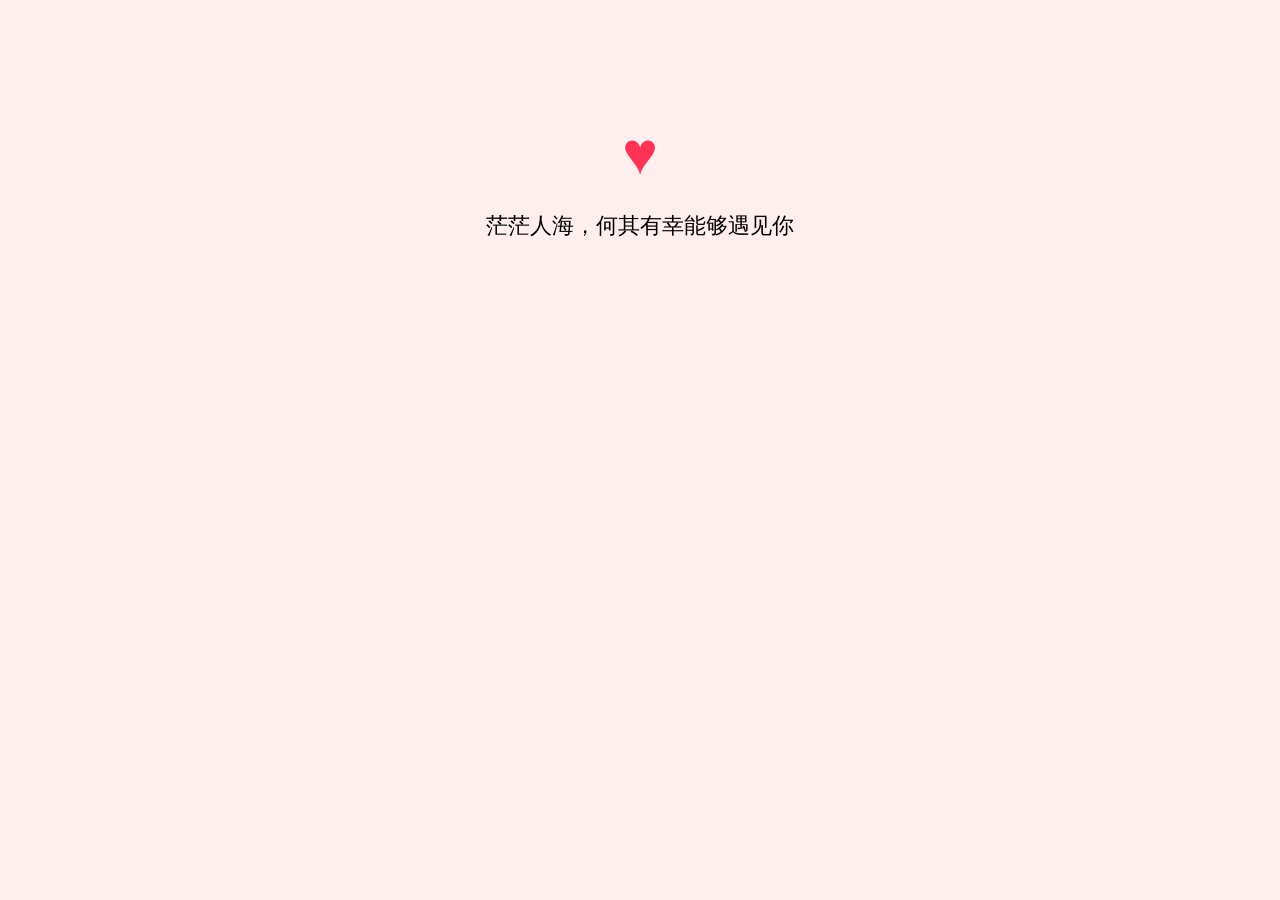
<file: love.html>
<!DOCTYPE html>
<html lang="zh-CN">
<head>
<meta charset="UTF-8">
<title>给你的表白</title>
<style>
body{background:#ffeeee;font-family:"微软雅黑";text-align:center;margin-top:120px;font-size:22px}
.heart{color:#ff3355;font-size:60px}
</style>
</head>
<body>
<div class="heart">♥</div>
<p id="box"></p >
<script>
const arr = [
"茫茫人海，何其有幸能够遇见你",
"无数瞬间，我都会下意识想起你",
"和你相处，我总是觉得很快乐",
"经过认真思考，我确定我喜欢你",
"我想不止做朋友",
"你愿意做我的恋人吗？"
];
let i = 0;
function show(){
    if(i < arr.length){
        document.getElementById("box").innerText = arr[i];
        i++;
        setTimeout(show,1800);
    }else{
        document.body.innerHTML += "<br><div class='heart'>I LOVE YOU</div>"
    }
}
show();
</script>
</body>
</html>
</file>
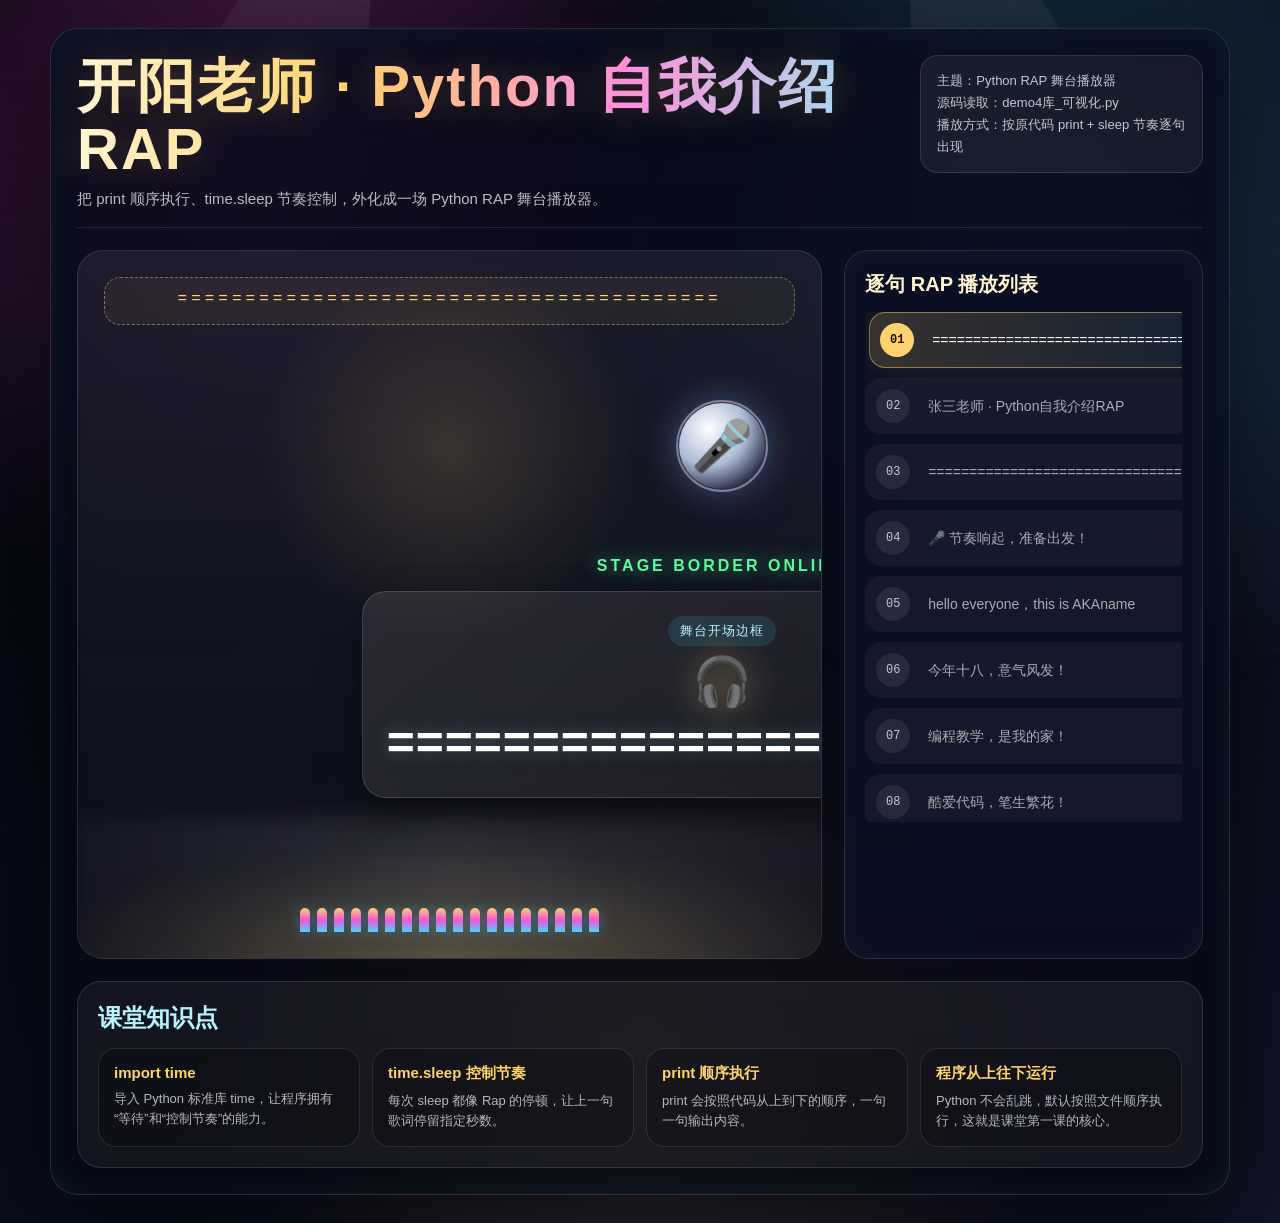
<file: RAP舞台_HTML外化展示.html>
<!DOCTYPE html>
<html lang="zh-CN">
<head>
<meta charset="UTF-8">
<title>开阳老师 · Python 自我介绍 RAP</title>
<meta name="viewport" content="width=device-width, initial-scale=1.0">
<style>
* {
    box-sizing: border-box;
}

:root {
    --gold: #ffd36a;
    --hot: #ff4fd8;
    --blue: #45d7ff;
    --green: #57ff9a;
    --dark: #060711;
    --panel: rgba(13, 16, 38, 0.82);
}

body {
    margin: 0;
    min-height: 100vh;
    overflow-x: hidden;
    color: #ffffff;
    font-family: "Microsoft YaHei", "PingFang SC", "Segoe UI", Arial, sans-serif;
    background:
        radial-gradient(circle at 20% 12%, rgba(255, 79, 216, 0.28), transparent 32%),
        radial-gradient(circle at 82% 18%, rgba(69, 215, 255, 0.22), transparent 34%),
        radial-gradient(circle at 50% 85%, rgba(255, 211, 106, 0.16), transparent 35%),
        linear-gradient(145deg, #02030a 0%, #080b18 42%, #111327 100%);
}

.stage-page {
    position: relative;
    min-height: 100vh;
    padding: 28px;
    overflow: hidden;
}

.noise {
    pointer-events: none;
    position: fixed;
    inset: 0;
    opacity: 0.08;
    background-image:
        linear-gradient(rgba(255,255,255,0.12) 1px, transparent 1px),
        linear-gradient(90deg, rgba(255,255,255,0.08) 1px, transparent 1px);
    background-size: 36px 36px;
    mix-blend-mode: screen;
}

.spotlight {
    position: fixed;
    top: -12%;
    width: 34vw;
    height: 75vh;
    opacity: 0.36;
    filter: blur(12px);
    transform-origin: top center;
    background: linear-gradient(to bottom, rgba(255,255,255,0.28), rgba(255,255,255,0.04), transparent);
    clip-path: polygon(43% 0%, 57% 0%, 100% 100%, 0% 100%);
    animation: swing 4s ease-in-out infinite alternate;
}

.spotlight.left {
    left: 10%;
    transform: rotate(18deg);
}

.spotlight.right {
    right: 10%;
    transform: rotate(-18deg);
    animation-delay: -1.5s;
}

@keyframes swing {
    from { opacity: 0.16; transform: rotate(12deg); }
    to { opacity: 0.44; transform: rotate(-10deg); }
}

.stage-shell {
    position: relative;
    z-index: 2;
    max-width: 1180px;
    margin: 0 auto;
    border: 1px solid rgba(255,255,255,0.14);
    border-radius: 28px;
    padding: 26px;
    background: linear-gradient(180deg, rgba(8,10,28,0.88), rgba(5,6,14,0.72));
    box-shadow:
        0 28px 90px rgba(0,0,0,0.62),
        inset 0 0 42px rgba(69,215,255,0.08);
    backdrop-filter: blur(14px);
}

.stage-header {
    display: flex;
    align-items: flex-start;
    justify-content: space-between;
    gap: 18px;
    padding-bottom: 18px;
    border-bottom: 1px solid rgba(255,255,255,0.11);
}

.title-wrap h1 {
    margin: 0;
    font-size: clamp(30px, 5vw, 58px);
    letter-spacing: 2px;
    line-height: 1.08;
    background: linear-gradient(90deg, #fff8d8, var(--gold), #ff8be7, #8cecff);
    -webkit-background-clip: text;
    color: transparent;
    text-shadow: 0 0 38px rgba(255, 211, 106, 0.26);
}

.title-wrap p {
    margin: 10px 0 0;
    color: rgba(255,255,255,0.72);
    font-size: 15px;
}

.meta-card {
    min-width: 240px;
    padding: 14px 16px;
    border-radius: 18px;
    background: rgba(255,255,255,0.06);
    border: 1px solid rgba(255,255,255,0.12);
    color: rgba(255,255,255,0.76);
    font-size: 13px;
    line-height: 1.7;
}

.main-grid {
    display: grid;
    grid-template-columns: minmax(0, 1.35fr) minmax(300px, 0.65fr);
    gap: 22px;
    margin-top: 22px;
}

.performance-panel {
    position: relative;
    min-height: 560px;
    padding: 26px;
    border-radius: 26px;
    overflow: hidden;
    background:
        radial-gradient(circle at 50% 28%, rgba(255, 211, 106, 0.15), transparent 30%),
        linear-gradient(180deg, rgba(255,255,255,0.07), rgba(255,255,255,0.025));
    border: 1px solid rgba(255,255,255,0.12);
}

.performance-panel::before {
    content: "";
    position: absolute;
    left: -18%;
    right: -18%;
    bottom: -22%;
    height: 42%;
    background:
        radial-gradient(ellipse at center, rgba(255, 211, 106, 0.22), transparent 58%),
        linear-gradient(90deg, transparent, rgba(255,255,255,0.12), transparent);
    filter: blur(10px);
}

.stage-border {
    position: relative;
    z-index: 2;
    min-height: 48px;
    padding: 12px 14px;
    border-radius: 16px;
    border: 1px dashed rgba(255,211,106,0.45);
    color: var(--gold);
    text-align: center;
    letter-spacing: 4px;
    font-family: Consolas, Monaco, monospace;
    background: rgba(255,211,106,0.06);
}

.rap-center {
    position: relative;
    z-index: 2;
    display: grid;
    place-items: center;
    min-height: 335px;
    padding: 26px 12px;
}

.mic-wrap {
    position: relative;
    width: 190px;
    height: 190px;
    display: grid;
    place-items: center;
    margin-bottom: 16px;
}

.wave {
    position: absolute;
    width: 92px;
    height: 92px;
    border-radius: 999px;
    border: 2px solid rgba(69,215,255,0.28);
    animation: wavePulse 1.8s linear infinite;
}

.wave.w2 {
    animation-delay: 0.6s;
    border-color: rgba(255,79,216,0.28);
}

.wave.w3 {
    animation-delay: 1.2s;
    border-color: rgba(255,211,106,0.28);
}

@keyframes wavePulse {
    from { transform: scale(0.55); opacity: 0.95; }
    to { transform: scale(2.18); opacity: 0; }
}

.microphone {
    position: relative;
    z-index: 2;
    width: 86px;
    height: 86px;
    border-radius: 50%;
    display: grid;
    place-items: center;
    font-size: 50px;
    background: radial-gradient(circle at 35% 30%, #ffffff, #adbbd8 45%, #30364f 76%);
    box-shadow:
        0 0 35px rgba(69,215,255,0.34),
        0 0 60px rgba(255,79,216,0.18);
    animation: micBounce 1.25s ease-in-out infinite alternate;
}

@keyframes micBounce {
    from { transform: translateY(0) rotate(-4deg); }
    to { transform: translateY(-10px) rotate(5deg); }
}

.beat-status {
    text-align: center;
    font-weight: 800;
    letter-spacing: 3px;
    color: var(--green);
    text-shadow: 0 0 18px rgba(87,255,154,0.65);
    margin-bottom: 16px;
}

.current-card {
    width: min(720px, 100%);
    min-height: 158px;
    padding: 24px;
    border-radius: 24px;
    text-align: center;
    background:
        linear-gradient(135deg, rgba(255,255,255,0.12), rgba(255,255,255,0.04)),
        rgba(0,0,0,0.24);
    border: 1px solid rgba(255,255,255,0.15);
    box-shadow: 0 18px 42px rgba(0,0,0,0.34);
}

.current-label {
    display: inline-flex;
    align-items: center;
    gap: 8px;
    margin-bottom: 12px;
    padding: 6px 12px;
    border-radius: 999px;
    background: rgba(69,215,255,0.12);
    color: #b8f2ff;
    font-size: 13px;
    letter-spacing: 1px;
}

.current-emoji {
    font-size: 48px;
    line-height: 1;
    margin-bottom: 8px;
    filter: drop-shadow(0 0 18px rgba(255,211,106,0.45));
}

.current-lyric {
    font-size: clamp(26px, 4.8vw, 48px);
    font-weight: 900;
    line-height: 1.22;
    letter-spacing: 1px;
    text-shadow:
        0 0 18px rgba(255,255,255,0.16),
        0 0 26px rgba(69,215,255,0.20);
}

.current-lyric.rap {
    color: #ffffff;
}

.current-lyric.intro {
    color: var(--green);
    animation: glowIntro 0.9s ease-in-out infinite alternate;
}

.current-lyric.finale {
    color: #fff1a8;
    animation: finaleGlow 0.8s ease-in-out infinite alternate;
}

@keyframes glowIntro {
    from { text-shadow: 0 0 12px rgba(87,255,154,0.5); }
    to { text-shadow: 0 0 35px rgba(87,255,154,0.95), 0 0 60px rgba(69,215,255,0.35); }
}

@keyframes finaleGlow {
    from { text-shadow: 0 0 12px rgba(255,211,106,0.55); transform: scale(1); }
    to { text-shadow: 0 0 34px rgba(255,211,106,0.95), 0 0 70px rgba(255,79,216,0.38); transform: scale(1.025); }
}

.beat-bars {
    position: relative;
    z-index: 2;
    height: 92px;
    display: flex;
    align-items: end;
    justify-content: center;
    gap: 7px;
    margin-top: 16px;
}

.beat-bars span {
    width: 10px;
    height: 24px;
    border-radius: 999px 999px 2px 2px;
    background: linear-gradient(to top, var(--blue), var(--hot), var(--gold));
    box-shadow: 0 0 16px rgba(69,215,255,0.35);
    animation: beat 0.75s ease-in-out infinite alternate;
}

.beat-bars span:nth-child(2n) {
    animation-delay: 0.16s;
}

.beat-bars span:nth-child(3n) {
    animation-delay: 0.32s;
}

.beat-bars span:nth-child(4n) {
    animation-delay: 0.48s;
}

@keyframes beat {
    from { height: 18px; opacity: 0.58; }
    to { height: 86px; opacity: 1; }
}

.timeline-panel {
    padding: 20px;
    border-radius: 24px;
    background: var(--panel);
    border: 1px solid rgba(255,255,255,0.12);
    box-shadow: inset 0 0 28px rgba(255,255,255,0.04);
}

.timeline-panel h2 {
    margin: 0 0 14px;
    font-size: 20px;
    color: #fff4cf;
}

.timeline {
    display: grid;
    gap: 10px;
    max-height: 510px;
    overflow: auto;
    padding-right: 6px;
}

.timeline::-webkit-scrollbar {
    width: 6px;
}

.timeline::-webkit-scrollbar-thumb {
    background: rgba(255,255,255,0.2);
    border-radius: 999px;
}

.line-item {
    display: grid;
    grid-template-columns: 42px 1fr;
    gap: 10px;
    align-items: center;
    padding: 10px;
    border-radius: 16px;
    color: rgba(255,255,255,0.64);
    background: rgba(255,255,255,0.045);
    border: 1px solid transparent;
    transition: 0.25s ease;
}

.line-num {
    width: 34px;
    height: 34px;
    border-radius: 50%;
    display: grid;
    place-items: center;
    color: rgba(255,255,255,0.75);
    background: rgba(255,255,255,0.08);
    font-size: 12px;
    font-family: Consolas, Monaco, monospace;
}

.line-text {
    font-size: 14px;
    line-height: 1.45;
}

.line-item.active {
    color: #ffffff;
    transform: translateX(4px);
    border-color: rgba(255,211,106,0.48);
    background: linear-gradient(90deg, rgba(255,211,106,0.18), rgba(69,215,255,0.08));
    box-shadow: 0 0 28px rgba(255,211,106,0.12);
}

.line-item.active .line-num {
    background: var(--gold);
    color: #191000;
    font-weight: 900;
}

.knowledge {
    position: relative;
    z-index: 2;
    margin-top: 22px;
    padding: 20px;
    border-radius: 24px;
    background: rgba(255,255,255,0.055);
    border: 1px solid rgba(255,255,255,0.12);
}

.knowledge h2 {
    margin: 0 0 14px;
    color: #b8f2ff;
}

.knowledge-grid {
    display: grid;
    grid-template-columns: repeat(4, minmax(0, 1fr));
    gap: 12px;
}

.knowledge-card {
    min-height: 98px;
    padding: 15px;
    border-radius: 18px;
    background: rgba(0,0,0,0.22);
    border: 1px solid rgba(255,255,255,0.11);
}

.knowledge-card strong {
    display: block;
    color: var(--gold);
    margin-bottom: 8px;
    font-size: 15px;
}

.knowledge-card span {
    color: rgba(255,255,255,0.70);
    font-size: 13px;
    line-height: 1.55;
}

.confetti-layer {
    pointer-events: none;
    position: fixed;
    inset: 0;
    z-index: 5;
    overflow: hidden;
}

.confetti {
    position: absolute;
    top: -20px;
    width: 10px;
    height: 18px;
    border-radius: 3px;
    background: var(--gold);
    animation: confettiDrop 3.2s linear forwards;
}

@keyframes confettiDrop {
    to {
        transform: translateY(110vh) rotate(720deg);
        opacity: 0;
    }
}

.star {
    position: absolute;
    width: 3px;
    height: 3px;
    border-radius: 50%;
    background: #ffffff;
    box-shadow: 0 0 12px #ffffff;
    animation: twinkle 1.3s ease-in-out infinite alternate;
}

@keyframes twinkle {
    from { opacity: 0.2; transform: scale(0.8); }
    to { opacity: 1; transform: scale(1.6); }
}

@media (max-width: 920px) {
    .main-grid {
        grid-template-columns: 1fr;
    }

    .stage-header {
        flex-direction: column;
    }

    .meta-card {
        width: 100%;
    }

    .knowledge-grid {
        grid-template-columns: 1fr 1fr;
    }
}

@media (max-width: 560px) {
    .stage-page {
        padding: 14px;
    }

    .stage-shell {
        padding: 16px;
        border-radius: 20px;
    }

    .performance-panel {
        padding: 16px;
        min-height: 520px;
    }

    .knowledge-grid {
        grid-template-columns: 1fr;
    }
}
</style>
</head>
<body>
<div class="stage-page">
    <div class="noise"></div>
    <div class="spotlight left"></div>
    <div class="spotlight right"></div>
    <div class="confetti-layer" id="confettiLayer"></div>

    <main class="stage-shell">
        <header class="stage-header">
            <div class="title-wrap">
                <h1>开阳老师 · Python 自我介绍 RAP</h1>
                <p>把 print 顺序执行、time.sleep 节奏控制，外化成一场 Python RAP 舞台播放器。</p>
            </div>
            <div class="meta-card">
                <div>主题：Python RAP 舞台播放器</div>
                <div>源码读取：<span id="sourceFile"></span></div>
                <div>播放方式：按原代码 print + sleep 节奏逐句出现</div>
            </div>
        </header>

        <section class="main-grid">
            <section class="performance-panel">
                <div class="stage-border" id="stageBorder">========================================</div>

                <div class="rap-center">
                    <div class="mic-wrap">
                        <div class="wave"></div>
                        <div class="wave w2"></div>
                        <div class="wave w3"></div>
                        <div class="microphone">🎤</div>
                    </div>

                    <div class="beat-status" id="beatStatus">BEAT READY</div>

                    <div class="current-card">
                        <div class="current-label" id="currentLabel">等待舞台启动</div>
                        <div class="current-emoji" id="currentEmoji">🎧</div>
                        <div class="current-lyric" id="currentLyric">Python RAP 即将开始</div>
                    </div>
                </div>

                <div class="beat-bars" aria-hidden="true">
                    <span></span><span></span><span></span><span></span><span></span>
                    <span></span><span></span><span></span><span></span><span></span>
                    <span></span><span></span><span></span><span></span><span></span>
                    <span></span><span></span><span></span>
                </div>
            </section>

            <aside class="timeline-panel">
                <h2>逐句 RAP 播放列表</h2>
                <div class="timeline" id="timeline"></div>
            </aside>
        </section>

        <section class="knowledge">
            <h2>课堂知识点</h2>
            <div class="knowledge-grid">
                <div class="knowledge-card">
                    <strong>import time</strong>
                    <span>导入 Python 标准库 time，让程序拥有“等待”和“控制节奏”的能力。</span>
                </div>
                <div class="knowledge-card">
                    <strong>time.sleep 控制节奏</strong>
                    <span>每次 sleep 都像 Rap 的停顿，让上一句歌词停留指定秒数。</span>
                </div>
                <div class="knowledge-card">
                    <strong>print 顺序执行</strong>
                    <span>print 会按照代码从上到下的顺序，一句一句输出内容。</span>
                </div>
                <div class="knowledge-card">
                    <strong>程序从上往下运行</strong>
                    <span>Python 不会乱跳，默认按照文件顺序执行，这就是课堂第一课的核心。</span>
                </div>
            </div>
        </section>
    </main>
</div>

<script>
const RAP_EVENTS = [{"line": 16, "text": "========================================", "sleep_seconds": 0.45, "kind": "border", "has_emoji": false}, {"line": 17, "text": "        张三老师 · Python自我介绍RAP", "sleep_seconds": 0.75, "kind": "normal", "has_emoji": false}, {"line": 18, "text": "========================================", "sleep_seconds": 1.0, "kind": "border", "has_emoji": false}, {"line": 22, "text": "🎤 节奏响起，准备出发！", "sleep_seconds": 1.0, "kind": "intro", "has_emoji": true}, {"line": 25, "text": "hello everyone，this is AKAname", "sleep_seconds": 1.0, "kind": "normal", "has_emoji": false}, {"line": 28, "text": "今年十八，意气风发！", "sleep_seconds": 1.0, "kind": "rap", "has_emoji": false}, {"line": 31, "text": "编程教学，是我的家！", "sleep_seconds": 1.0, "kind": "rap", "has_emoji": false}, {"line": 34, "text": "酷爱代码，笔生繁花！", "sleep_seconds": 1.0, "kind": "rap", "has_emoji": false}, {"line": 37, "text": "带领学员，勇闯天涯！", "sleep_seconds": 1.0, "kind": "rap", "has_emoji": false}, {"line": 40, "text": "学好Python，梦想不塌！", "sleep_seconds": 1.0, "kind": "rap", "has_emoji": false}, {"line": 43, "text": "用心授课，不负韶华！", "sleep_seconds": 1.0, "kind": "rap", "has_emoji": false}, {"line": 46, "text": "愿你前行，步步生花！", "sleep_seconds": 1.0, "kind": "rap", "has_emoji": false}, {"line": 49, "text": "编程之路，一起出发！", "sleep_seconds": 1.0, "kind": "rap", "has_emoji": false}, {"line": 53, "text": "✨ 祝所有学员：代码无错，快乐相伴！", "sleep_seconds": 0.5, "kind": "finale", "has_emoji": true}, {"line": 55, "text": "✨ Python第一课，我们正式启航！", "sleep_seconds": 1.2, "kind": "finale", "has_emoji": true}];
const SOURCE_FILE = "demo4库_可视化.py";

const timeline = document.getElementById("timeline");
const currentLyric = document.getElementById("currentLyric");
const currentEmoji = document.getElementById("currentEmoji");
const currentLabel = document.getElementById("currentLabel");
const beatStatus = document.getElementById("beatStatus");
const stageBorder = document.getElementById("stageBorder");
const sourceFile = document.getElementById("sourceFile");
const confettiLayer = document.getElementById("confettiLayer");

sourceFile.textContent = SOURCE_FILE;

function wait(ms) {
    return new Promise(resolve => setTimeout(resolve, ms));
}

function labelByKind(kind) {
    const labels = {
        border: "舞台开场边框",
        title: "标题亮相",
        intro: "开场动画",
        rap: "当前歌词高亮",
        finale: "收尾仪式",
        normal: "终端输出"
    };
    return labels[kind] || "终端输出";
}

function findEmoji(text) {
    const match = text.match(/[\u{1F300}-\u{1FAFF}\u{2600}-\u{27BF}\u{2300}-\u{23FF}]/u);
    return match ? match[0] : "";
}

function renderTimeline() {
    timeline.innerHTML = "";
    RAP_EVENTS.forEach((event, index) => {
        const item = document.createElement("div");
        item.className = "line-item";
        item.dataset.index = index;

        const num = document.createElement("div");
        num.className = "line-num";
        num.textContent = String(index + 1).padStart(2, "0");

        const text = document.createElement("div");
        text.className = "line-text";
        text.textContent = event.text || "(空输出)";

        item.appendChild(num);
        item.appendChild(text);
        timeline.appendChild(item);
    });
}

function activateTimeline(index) {
    document.querySelectorAll(".line-item").forEach(item => item.classList.remove("active"));

    const active = document.querySelector(`.line-item[data-index="${index}"]`);
    if (active) {
        active.classList.add("active");
        active.scrollIntoView({ behavior: "smooth", block: "center" });
    }
}

function createStars() {
    for (let i = 0; i < 42; i++) {
        const star = document.createElement("div");
        star.className = "star";
        star.style.left = Math.random() * 100 + "vw";
        star.style.top = Math.random() * 100 + "vh";
        star.style.animationDelay = Math.random() * 1.2 + "s";
        document.body.appendChild(star);

        setTimeout(() => {
            star.remove();
        }, 4600);
    }
}

function createConfetti() {
    const colors = ["#ffd36a", "#ff4fd8", "#45d7ff", "#57ff9a", "#ffffff"];

    for (let i = 0; i < 100; i++) {
        const piece = document.createElement("div");
        piece.className = "confetti";
        piece.style.left = Math.random() * 100 + "vw";
        piece.style.background = colors[Math.floor(Math.random() * colors.length)];
        piece.style.animationDelay = Math.random() * 1.1 + "s";
        piece.style.transform = `rotate(${Math.random() * 360}deg)`;
        confettiLayer.appendChild(piece);

        setTimeout(() => {
            piece.remove();
        }, 4600);
    }
}

function activateEvent(event, index) {
    activateTimeline(index);

    const text = event.text || "";
    const kind = event.kind || "normal";
    const emoji = event.has_emoji ? findEmoji(text) : "";

    currentLyric.textContent = text || "(空输出)";
    currentLyric.className = "current-lyric " + kind;
    currentLabel.textContent = labelByKind(kind);

    if (emoji) {
        currentEmoji.textContent = emoji;
        currentEmoji.style.display = "block";
    } else if (kind === "rap") {
        currentEmoji.textContent = "🎙️";
        currentEmoji.style.display = "block";
    } else if (kind === "finale") {
        currentEmoji.textContent = "✨";
        currentEmoji.style.display = "block";
    } else {
        currentEmoji.textContent = "🎧";
        currentEmoji.style.display = "block";
    }

    if (kind === "border") {
        stageBorder.textContent = text;
        beatStatus.textContent = "STAGE BORDER ONLINE";
    }

    if (kind === "title") {
        beatStatus.textContent = "TITLE DROP";
    }

    if (kind === "intro") {
        beatStatus.textContent = "灯光打开 · 舞台启动 · BEAT READY";
        document.body.classList.add("lights-on");
    }

    if (kind === "rap") {
        beatStatus.textContent = "FLOW PLAYING · " + Number(event.sleep_seconds || 0).toFixed(1) + "s PAUSE";
    }

    if (kind === "finale") {
        beatStatus.textContent = "FINAL CEREMONY · PYTHON 第一课正式启航";
        createStars();
        createConfetti();
    }
}

async function openingCountdown() {
    const beats = ["3", "2", "1", "BEAT READY"];
    for (const beat of beats) {
        beatStatus.textContent = beat;
        await wait(520);
    }
}

async function playRapStage() {
    renderTimeline();
    await openingCountdown();

    for (let index = 0; index < RAP_EVENTS.length; index++) {
        const event = RAP_EVENTS[index];
        activateEvent(event, index);

        const seconds = Number(event.sleep_seconds || 0.8);
        const pause = Math.max(360, seconds * 1000);
        await wait(pause);
    }

    beatStatus.textContent = "SHOW END · 代码无错，快乐相伴";
}

playRapStage();
</script>
</body>
</html>
</file>
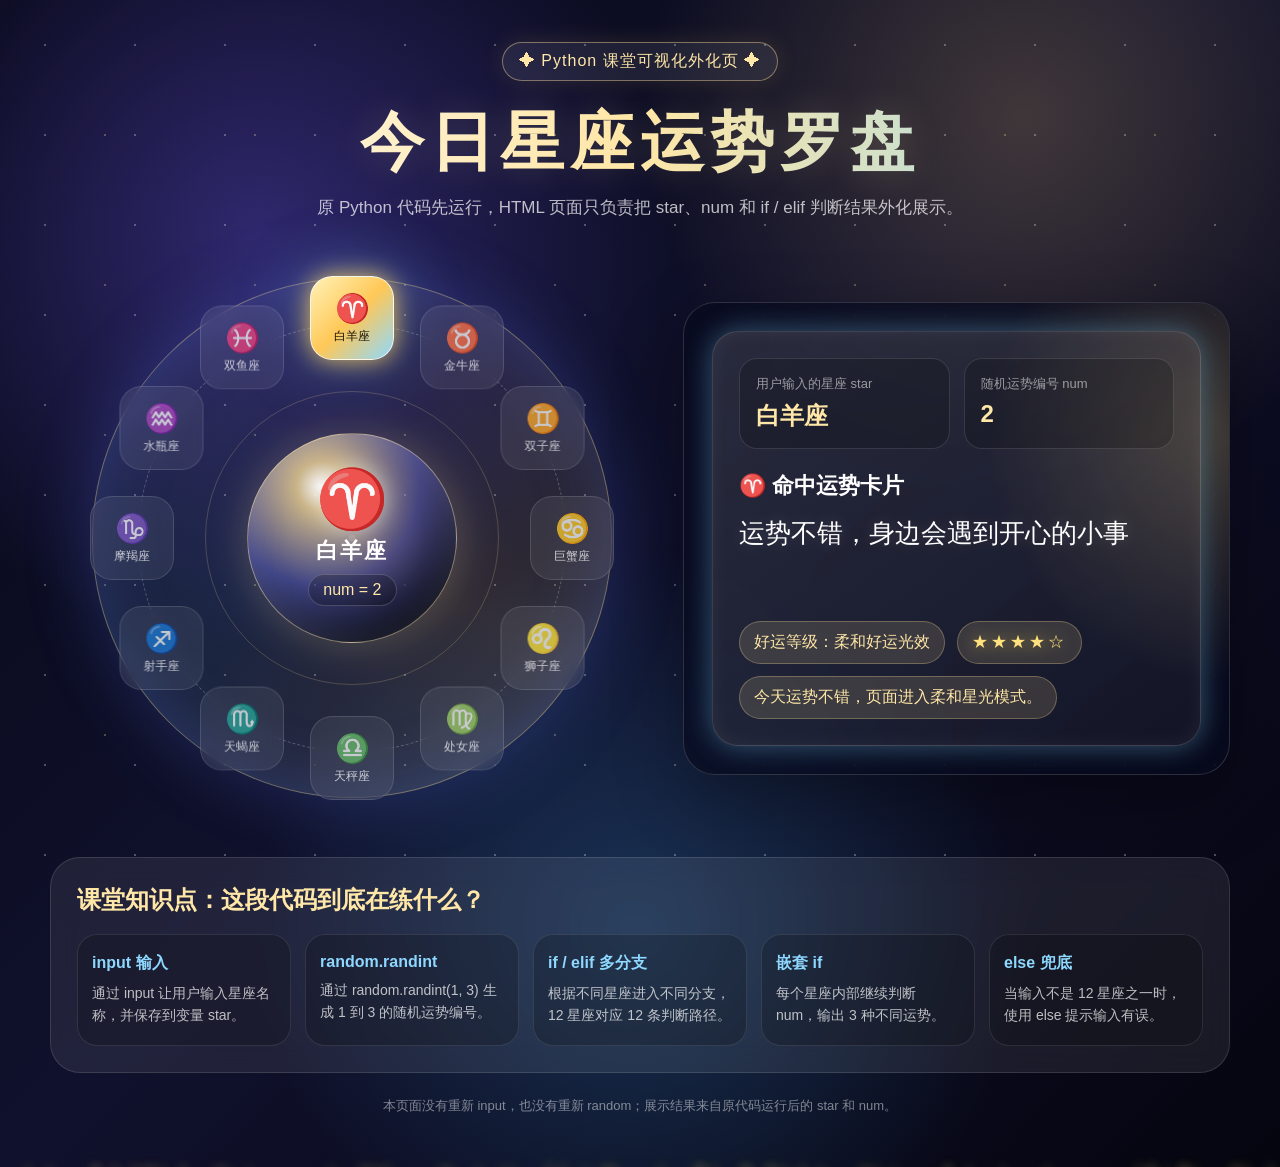
<file: 今日星座运势罗盘.html>
<!DOCTYPE html>
<html lang="zh-CN">
<head>
<meta charset="UTF-8">
<title>今日星座运势罗盘</title>
<style>
* {
    box-sizing: border-box;
}

body {
    margin: 0;
    min-height: 100vh;
    overflow-x: hidden;
    font-family: "Microsoft YaHei", "PingFang SC", Arial, sans-serif;
    color: #fff;
    background:
        radial-gradient(circle at 20% 20%, rgba(116, 93, 255, 0.35), transparent 30%),
        radial-gradient(circle at 80% 10%, rgba(255, 205, 112, 0.20), transparent 26%),
        radial-gradient(circle at 50% 80%, rgba(70, 179, 255, 0.22), transparent 34%),
        linear-gradient(135deg, #070817 0%, #10112c 48%, #050510 100%);
}

body::before {
    content: "";
    position: fixed;
    inset: 0;
    pointer-events: none;
    background-image:
        radial-gradient(#ffffff 1px, transparent 1px),
        radial-gradient(#ffe9a6 1px, transparent 1px);
    background-size: 90px 90px, 150px 150px;
    background-position: 0 0, 30px 60px;
    opacity: 0.28;
    animation: starDrift 18s linear infinite;
}

@keyframes starDrift {
    from { transform: translateY(0); }
    to { transform: translateY(-90px); }
}

.page {
    position: relative;
    z-index: 2;
    width: min(1180px, 94vw);
    margin: 0 auto;
    padding: 42px 0 52px;
}

.hero {
    text-align: center;
    margin-bottom: 28px;
}

.badge {
    display: inline-flex;
    align-items: center;
    gap: 8px;
    padding: 8px 16px;
    border: 1px solid rgba(255, 225, 158, 0.42);
    border-radius: 999px;
    background: rgba(255, 255, 255, 0.08);
    color: #ffe7a7;
    letter-spacing: 1px;
    box-shadow: 0 0 25px rgba(255, 209, 102, 0.12);
}

h1 {
    margin: 18px 0 10px;
    font-size: clamp(34px, 5vw, 68px);
    letter-spacing: 6px;
    background: linear-gradient(90deg, #fff, #ffe7a7, #8ed8ff);
    -webkit-background-clip: text;
    color: transparent;
    text-shadow: 0 0 35px rgba(255, 225, 158, 0.18);
}

.subtitle {
    margin: 0;
    color: rgba(255,255,255,0.72);
    font-size: 17px;
}

.dashboard {
    display: grid;
    grid-template-columns: 1.05fr 0.95fr;
    gap: 28px;
    align-items: center;
    margin-top: 34px;
}

.compass-wrap {
    min-height: 570px;
    display: flex;
    align-items: center;
    justify-content: center;
}

.compass {
    position: relative;
    width: 520px;
    height: 520px;
    border-radius: 50%;
    background:
        radial-gradient(circle, rgba(255,255,255,0.16) 0 3px, transparent 4px),
        radial-gradient(circle, rgba(255, 217, 137, 0.15), transparent 35%),
        conic-gradient(from 0deg, rgba(255,255,255,0.03), rgba(255,215,122,0.14), rgba(114,191,255,0.12), rgba(255,255,255,0.03));
    border: 1px solid rgba(255, 235, 176, 0.36);
    box-shadow:
        inset 0 0 70px rgba(102, 127, 255, 0.22),
        0 0 70px rgba(96, 125, 255, 0.24);
    animation: compassGlow 4s ease-in-out infinite alternate;
}

.compass::before,
.compass::after {
    content: "";
    position: absolute;
    border-radius: 50%;
    inset: 45px;
    border: 1px dashed rgba(255, 255, 255, 0.24);
}

.compass::after {
    inset: 112px;
    border-style: solid;
    border-color: rgba(255, 226, 164, 0.20);
}

@keyframes compassGlow {
    from { filter: drop-shadow(0 0 12px rgba(255, 225, 158, 0.15)); }
    to { filter: drop-shadow(0 0 32px rgba(143, 211, 255, 0.28)); }
}

.center-orb {
    position: absolute;
    left: 50%;
    top: 50%;
    width: 210px;
    min-height: 210px;
    transform: translate(-50%, -50%);
    border-radius: 50%;
    background:
        radial-gradient(circle at 35% 25%, rgba(255,255,255,0.95), rgba(255, 225, 153, 0.74) 12%, rgba(87, 92, 207, 0.42) 48%, rgba(5, 7, 23, 0.92) 78%);
    border: 1px solid rgba(255, 235, 181, 0.5);
    display: flex;
    flex-direction: column;
    align-items: center;
    justify-content: center;
    gap: 8px;
    text-align: center;
    box-shadow:
        inset 0 0 35px rgba(255,255,255,0.16),
        0 0 45px rgba(255, 225, 158, 0.18);
}

.center-orb .big-symbol {
    font-size: 58px;
    line-height: 1;
    text-shadow: 0 0 22px rgba(255,255,255,0.55);
}

.center-orb .current-star {
    font-size: 22px;
    font-weight: 800;
    letter-spacing: 2px;
}

.center-orb .num-pill {
    padding: 6px 14px;
    border-radius: 999px;
    background: rgba(0,0,0,0.24);
    color: #ffe7a7;
    border: 1px solid rgba(255,255,255,0.18);
}

.zodiac-dot {
    position: absolute;
    left: 50%;
    top: 50%;
    width: 84px;
    height: 84px;
    margin-left: -42px;
    margin-top: -42px;
    border-radius: 22px;
    background: rgba(255,255,255,0.07);
    border: 1px solid rgba(255,255,255,0.13);
    display: flex;
    flex-direction: column;
    align-items: center;
    justify-content: center;
    gap: 3px;
    color: rgba(255,255,255,0.74);
    backdrop-filter: blur(8px);
    transition: 0.35s;
}

.zodiac-dot .symbol {
    font-size: 28px;
}

.zodiac-dot .name {
    font-size: 12px;
}

.zodiac-dot.active {
    color: #1a1200;
    background: linear-gradient(135deg, #fff2b8, #ffc857, #8ed8ff);
    border-color: rgba(255,255,255,0.78);
    box-shadow:
        0 0 25px rgba(255, 210, 92, 0.86),
        0 0 70px rgba(113, 198, 255, 0.42);
    transform-origin: center;
}

.result-panel {
    position: relative;
    padding: 28px;
    border-radius: 32px;
    background: rgba(8, 10, 30, 0.72);
    border: 1px solid rgba(255,255,255,0.15);
    box-shadow: 0 24px 70px rgba(0,0,0,0.32);
    backdrop-filter: blur(18px);
    overflow: hidden;
}

.result-panel::before {
    content: "";
    position: absolute;
    inset: -40%;
    background: radial-gradient(circle, rgba(255, 214, 120, 0.22), transparent 38%);
    transform: translate(28%, -12%);
    pointer-events: none;
}

.result-card {
    position: relative;
    z-index: 1;
    border-radius: 26px;
    padding: 26px;
    background: linear-gradient(145deg, rgba(255,255,255,0.13), rgba(255,255,255,0.05));
    border: 1px solid rgba(255,255,255,0.15);
    animation: cardPop 0.8s ease-out both;
}

@keyframes cardPop {
    0% { opacity: 0; transform: translateY(24px) scale(0.94); }
    100% { opacity: 1; transform: translateY(0) scale(1); }
}

.luck-strong .result-card {
    box-shadow: 0 0 32px rgba(255, 220, 108, 0.55), inset 0 0 24px rgba(255,255,255,0.08);
}

.luck-soft .result-card {
    box-shadow: 0 0 28px rgba(126, 216, 255, 0.38), inset 0 0 20px rgba(255,255,255,0.06);
}

.luck-stable .result-card {
    box-shadow: 0 0 22px rgba(178, 184, 255, 0.22), inset 0 0 18px rgba(255,255,255,0.05);
}

.luck-error .result-card {
    box-shadow: 0 0 28px rgba(255, 92, 92, 0.30), inset 0 0 18px rgba(255,255,255,0.05);
}

.meta-grid {
    display: grid;
    grid-template-columns: repeat(2, minmax(0, 1fr));
    gap: 14px;
    margin-bottom: 22px;
}

.meta-box {
    padding: 16px;
    border-radius: 18px;
    background: rgba(0,0,0,0.18);
    border: 1px solid rgba(255,255,255,0.12);
}

.meta-box span {
    display: block;
    margin-bottom: 7px;
    font-size: 13px;
    color: rgba(255,255,255,0.55);
}

.meta-box strong {
    font-size: 24px;
    color: #ffe7a7;
}

.fortune-title {
    display: flex;
    align-items: center;
    gap: 12px;
    margin: 8px 0 12px;
    font-size: 22px;
    font-weight: 800;
}

.fortune-text {
    min-height: 88px;
    font-size: 26px;
    line-height: 1.55;
    color: #ffffff;
    text-shadow: 0 0 18px rgba(255,255,255,0.16);
}

.luck-row {
    margin-top: 20px;
    display: flex;
    flex-wrap: wrap;
    gap: 12px;
    align-items: center;
}

.luck-chip {
    padding: 10px 14px;
    border-radius: 999px;
    background: rgba(255, 226, 156, 0.14);
    border: 1px solid rgba(255, 226, 156, 0.28);
    color: #ffe7a7;
}

.luck-stars {
    color: #ffe27d;
    letter-spacing: 3px;
    text-shadow: 0 0 16px rgba(255, 213, 82, 0.6);
}

.example-box {
    margin-top: 18px;
    padding: 16px;
    border-radius: 18px;
    background: rgba(255, 93, 93, 0.10);
    border: 1px solid rgba(255, 120, 120, 0.25);
    color: rgba(255,255,255,0.86);
}

.knowledge {
    margin-top: 34px;
    padding: 26px;
    border-radius: 30px;
    background: rgba(255,255,255,0.08);
    border: 1px solid rgba(255,255,255,0.12);
    backdrop-filter: blur(14px);
}

.knowledge h2 {
    margin: 0 0 18px;
    font-size: 24px;
    color: #ffe7a7;
}

.knowledge-grid {
    display: grid;
    grid-template-columns: repeat(5, minmax(0, 1fr));
    gap: 14px;
}

.knowledge-item {
    padding: 18px 14px;
    border-radius: 20px;
    background: rgba(0,0,0,0.20);
    border: 1px solid rgba(255,255,255,0.10);
}

.knowledge-item strong {
    display: block;
    margin-bottom: 8px;
    color: #8ed8ff;
}

.knowledge-item p {
    margin: 0;
    color: rgba(255,255,255,0.72);
    line-height: 1.6;
    font-size: 14px;
}

.particle {
    position: fixed;
    width: 4px;
    height: 4px;
    border-radius: 50%;
    background: #fff8cc;
    box-shadow: 0 0 12px #ffe47a;
    pointer-events: none;
    animation: floatParticle linear infinite;
    z-index: 1;
}

@keyframes floatParticle {
    from { transform: translateY(105vh) scale(0.7); opacity: 0; }
    12% { opacity: 1; }
    85% { opacity: 1; }
    to { transform: translateY(-8vh) scale(1.2); opacity: 0; }
}

.footer-note {
    text-align: center;
    margin-top: 24px;
    color: rgba(255,255,255,0.48);
    font-size: 13px;
}

@media (max-width: 980px) {
    .dashboard {
        grid-template-columns: 1fr;
    }

    .compass-wrap {
        transform: scale(0.86);
        min-height: 500px;
    }

    .knowledge-grid {
        grid-template-columns: 1fr 1fr;
    }
}

@media (max-width: 620px) {
    .compass-wrap {
        transform: scale(0.66);
        min-height: 380px;
    }

    .meta-grid,
    .knowledge-grid {
        grid-template-columns: 1fr;
    }

    .fortune-text {
        font-size: 22px;
    }
}
</style>
</head>
<body>
<div class="page">
    <section class="hero">
        <div class="badge">✦ Python 课堂可视化外化页 ✦</div>
        <h1>今日星座运势罗盘</h1>
        <p class="subtitle">原 Python 代码先运行，HTML 页面只负责把 star、num 和 if / elif 判断结果外化展示。</p>
    </section>

    <section class="dashboard">
        <div class="compass-wrap">
            <div class="compass">
                <div class="zodiac-dot active" style="transform: rotate(-90deg) translate(220px) rotate(90deg);"><span class="symbol">♈</span><span class="name">白羊座</span></div>
                <div class="zodiac-dot" style="transform: rotate(-60deg) translate(220px) rotate(60deg);"><span class="symbol">♉</span><span class="name">金牛座</span></div>
                <div class="zodiac-dot" style="transform: rotate(-30deg) translate(220px) rotate(30deg);"><span class="symbol">♊</span><span class="name">双子座</span></div>
                <div class="zodiac-dot" style="transform: rotate(0deg) translate(220px) rotate(0deg);"><span class="symbol">♋</span><span class="name">巨蟹座</span></div>
                <div class="zodiac-dot" style="transform: rotate(30deg) translate(220px) rotate(-30deg);"><span class="symbol">♌</span><span class="name">狮子座</span></div>
                <div class="zodiac-dot" style="transform: rotate(60deg) translate(220px) rotate(-60deg);"><span class="symbol">♍</span><span class="name">处女座</span></div>
                <div class="zodiac-dot" style="transform: rotate(90deg) translate(220px) rotate(-90deg);"><span class="symbol">♎</span><span class="name">天秤座</span></div>
                <div class="zodiac-dot" style="transform: rotate(120deg) translate(220px) rotate(-120deg);"><span class="symbol">♏</span><span class="name">天蝎座</span></div>
                <div class="zodiac-dot" style="transform: rotate(150deg) translate(220px) rotate(-150deg);"><span class="symbol">♐</span><span class="name">射手座</span></div>
                <div class="zodiac-dot" style="transform: rotate(180deg) translate(220px) rotate(-180deg);"><span class="symbol">♑</span><span class="name">摩羯座</span></div>
                <div class="zodiac-dot" style="transform: rotate(210deg) translate(220px) rotate(-210deg);"><span class="symbol">♒</span><span class="name">水瓶座</span></div>
                <div class="zodiac-dot" style="transform: rotate(240deg) translate(220px) rotate(-240deg);"><span class="symbol">♓</span><span class="name">双鱼座</span></div>
                <div class="center-orb">
                    <div class="big-symbol">♈</div>
                    <div class="current-star">白羊座</div>
                    <div class="num-pill">num = 2</div>
                </div>
            </div>
        </div>

        <div class="result-panel luck-soft">
            <div class="result-card">
                <div class="meta-grid">
                    <div class="meta-box">
                        <span>用户输入的星座 star</span>
                        <strong>白羊座</strong>
                    </div>
                    <div class="meta-box">
                        <span>随机运势编号 num</span>
                        <strong>2</strong>
                    </div>
                </div>

                <div class="fortune-title">♈ 命中运势卡片</div>
                <div class="fortune-text">运势不错，身边会遇到开心的小事</div>

                <div class="luck-row">
                    <div class="luck-chip">好运等级：柔和好运光效</div>
                    <div class="luck-chip luck-stars">★★★★☆</div>
                    <div class="luck-chip">今天运势不错，页面进入柔和星光模式。</div>
                </div>

                
            </div>
        </div>
    </section>

    <section class="knowledge">
        <h2>课堂知识点：这段代码到底在练什么？</h2>
        <div class="knowledge-grid">
            <div class="knowledge-item">
                <strong>input 输入</strong>
                <p>通过 input 让用户输入星座名称，并保存到变量 star。</p>
            </div>
            <div class="knowledge-item">
                <strong>random.randint</strong>
                <p>通过 random.randint(1, 3) 生成 1 到 3 的随机运势编号。</p>
            </div>
            <div class="knowledge-item">
                <strong>if / elif 多分支</strong>
                <p>根据不同星座进入不同分支，12 星座对应 12 条判断路径。</p>
            </div>
            <div class="knowledge-item">
                <strong>嵌套 if</strong>
                <p>每个星座内部继续判断 num，输出 3 种不同运势。</p>
            </div>
            <div class="knowledge-item">
                <strong>else 兜底</strong>
                <p>当输入不是 12 星座之一时，使用 else 提示输入有误。</p>
            </div>
        </div>
    </section>

    <div class="footer-note">本页面没有重新 input，也没有重新 random；展示结果来自原代码运行后的 star 和 num。</div>
</div>

<script>
const pageData = {"star": "白羊座", "num": 2, "fortune": "运势不错，身边会遇到开心的小事", "isValidStar": true, "luckLabel": "柔和好运光效"};

function createParticles() {
    const count = pageData.isValidStar ? 70 : 36;
    for (let i = 0; i < count; i++) {
        const p = document.createElement("div");
        p.className = "particle";
        p.style.left = Math.random() * 100 + "vw";
        p.style.animationDuration = (6 + Math.random() * 10) + "s";
        p.style.animationDelay = (Math.random() * 8) + "s";
        p.style.opacity = 0.35 + Math.random() * 0.65;
        document.body.appendChild(p);
    }
}

createParticles();
</script>
</body>
</html>
</file>
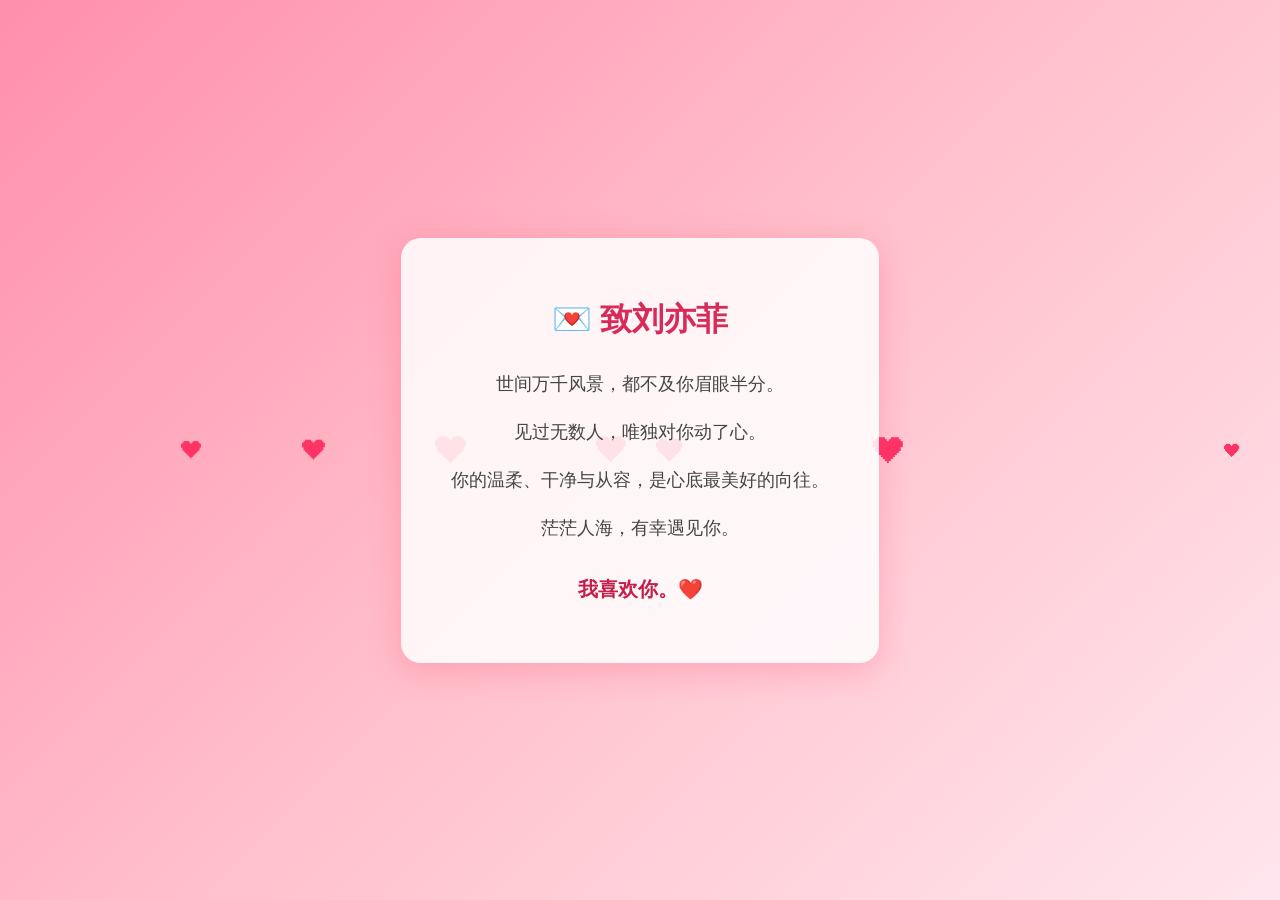
<file: 刘亦菲.html>
<!DOCTYPE html>
<html lang="zh-CN">
<head>
    <meta charset="UTF-8">
    <meta name="viewport" content="width=device-width, initial-scale=1.0">
    <title>致刘亦菲</title>
    <style>
        * {
            margin: 0;
            padding: 0;
            box-sizing: border-box;
        }
        body {
            min-height: 100vh;
            background: linear-gradient(135deg, #ff8fab, #ffc0cb, #ffe6ee);
            display: flex;
            flex-direction: column;
            align-items: center;
            justify-content: center;
            font-family: "Microsoft Yahei", sans-serif;
            overflow: hidden;
        }
        .heart {
            position: absolute;
            color: #ff3366;
            font-size: 24px;
            animation: float 6s infinite ease-in-out;
            user-select: none;
        }
        @keyframes float {
            0% {
                transform: translateY(100vh) rotate(0deg);
                opacity: 0;
            }
            10% {
                opacity: 1;
            }
            90% {
                opacity: 1;
            }
            100% {
                transform: translateY(-100px) rotate(360deg);
                opacity: 0;
            }
        }
        .box {
            background: rgba(255,255,255,0.85);
            padding: 60px 50px;
            border-radius: 20px;
            box-shadow: 0 8px 32px rgba(255, 60, 100, 0.25);
            text-align: center;
            max-width: 520px;
            z-index: 10;
        }
        h1 {
            color: #d82b58;
            font-size: 32px;
            margin-bottom: 24px;
        }
        p {
            font-size: 18px;
            color: #444;
            line-height: 2;
            margin-bottom:12px;
        }
        .end-text {
            margin-top:30px;
            font-size:20px;
            color:#c41e4a;
            font-weight:bold;
        }
    </style>
</head>
<body>
    <div class="box">
        <h1>💌 致刘亦菲</h1>
        <p>世间万千风景，都不及你眉眼半分。</p>
        <p>见过无数人，唯独对你动了心。</p>
        <p>你的温柔、干净与从容，是心底最美好的向往。</p>
        <p>茫茫人海，有幸遇见你。</p>
        <div class="end-text">我喜欢你。❤️</div>
    </div>

    <script>
        // 生成随机飘落爱心
        function createHeart() {
            const heart = document.createElement('div');
            heart.classList.add('heart');
            heart.innerText = '❤';
            heart.style.left = Math.random() * 100 + 'vw';
            heart.style.animationDuration = (4 + Math.random() *4) + 's';
            heart.style.fontSize = (14 + Math.random()*22)+'px';
            document.body.appendChild(heart);

            setTimeout(()=>{
                heart.remove();
            },8000)
        }
        setInterval(createHeart,400);
    </script>
</body>
</html>
</file>
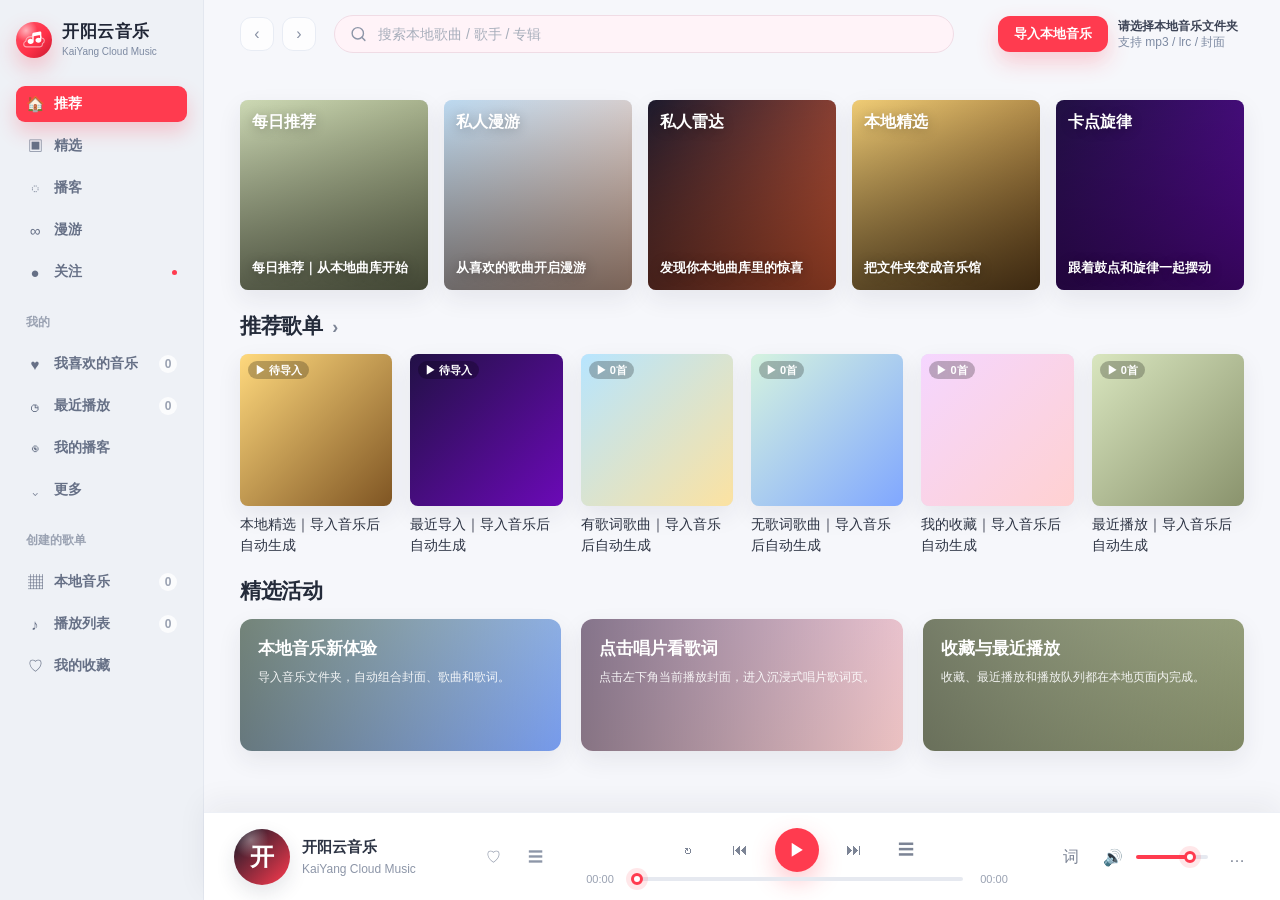
<file: 开阳云音乐网站.html>
<!DOCTYPE html>
<html lang="zh-CN">
<head>
  <meta charset="UTF-8" />
  <meta name="viewport" content="width=device-width, initial-scale=1.0" />
  <title>开阳云音乐 - KaiYang Cloud Music</title>
  <style>
    :root {
      --red: #ff3b4f;
      --red-dark: #df263b;
      --red-soft: rgba(255, 59, 79, 0.1);
      --bg: #f6f7fb;
      --sidebar: #eef1f6;
      --card: #ffffff;
      --text: #17233d;
      --muted: #7d8aa2;
      --weak: #aab3c4;
      --line: #edf0f5;
      --player-h: 88px;
      --side-w: 204px;
      --shadow: 0 16px 42px rgba(31, 43, 68, 0.08);
    }

    * {
      box-sizing: border-box;
      margin: 0;
      padding: 0;
    }

    html,
    body {
      width: 100%;
      height: 100%;
    }

    body {
      overflow: hidden;
      background: var(--bg);
      color: var(--text);
      font-family: "Microsoft YaHei", "PingFang SC", "Helvetica Neue", Arial, sans-serif;
    }

    button,
    input {
      font-family: inherit;
    }

    button {
      border: none;
      background: none;
      cursor: pointer;
    }

    .app {
      width: 100vw;
      height: 100vh;
      display: grid;
      grid-template-columns: var(--side-w) minmax(0, 1fr);
      grid-template-rows: minmax(0, 1fr) var(--player-h);
      overflow: hidden;
    }

    .sidebar {
      grid-row: 1 / 3;
      background: var(--sidebar);
      border-right: 1px solid #e3e7ef;
      padding: 22px 16px 108px;
      overflow-y: auto;
      z-index: 20;
    }

    .main-shell {
      grid-column: 2;
      grid-row: 1;
      min-width: 0;
      min-height: 0;
      display: grid;
      grid-template-rows: 68px minmax(0, 1fr);
    }

    .player {
      grid-column: 2;
      grid-row: 2;
      z-index: 90;
    }

    /* ========== 左侧 Logo 和导航 ========== */
    .brand {
      display: flex;
      align-items: center;
      gap: 10px;
      margin-bottom: 28px;
      user-select: none;
    }

    .brand-logo {
      width: 36px;
      height: 36px;
      border-radius: 50%;
      display: grid;
      place-items: center;
      flex: 0 0 auto;
      background:
        radial-gradient(circle at 28% 24%, rgba(255, 255, 255, 0.58), transparent 30%),
        linear-gradient(135deg, #ff5265, #ff3048 58%, #c81930);
      box-shadow: 0 10px 22px rgba(255, 59, 79, 0.28);
    }

    .brand-cn {
      color: #202636;
      font-size: 17px;
      font-weight: 900;
      line-height: 1.1;
      white-space: nowrap;
      letter-spacing: 0.5px;
    }

    .brand-en {
      margin-top: 4px;
      color: var(--muted);
      font-size: 10px;
      white-space: nowrap;
    }

    .nav-list {
      display: flex;
      flex-direction: column;
      gap: 6px;
    }

    .nav-title {
      margin: 18px 10px 9px;
      color: #9aa2b2;
      font-size: 12px;
      font-weight: 800;
    }

    .nav-item {
      height: 36px;
      border-radius: 9px;
      display: flex;
      align-items: center;
      gap: 10px;
      padding: 0 10px;
      color: #667086;
      transition: all 0.18s ease;
      user-select: none;
      position: relative;
    }

    .nav-item:hover {
      background: rgba(255, 255, 255, 0.72);
      color: #202636;
    }

    .nav-item.active {
      background: var(--red);
      color: #fff;
      box-shadow: 0 10px 20px rgba(255, 59, 79, 0.24);
    }

    .nav-icon {
      width: 18px;
      height: 18px;
      display: grid;
      place-items: center;
      font-size: 15px;
      flex: 0 0 auto;
    }

    .nav-text {
      flex: 1;
      font-size: 14px;
      font-weight: 800;
      white-space: nowrap;
    }

    .nav-count {
      min-width: 18px;
      height: 18px;
      border-radius: 999px;
      padding: 0 5px;
      display: grid;
      place-items: center;
      color: #9aa2b2;
      background: rgba(255, 255, 255, 0.76);
      font-size: 12px;
      font-weight: 900;
    }

    .nav-item.active .nav-count {
      color: var(--red);
      background: #fff;
    }

    .nav-dot {
      width: 5px;
      height: 5px;
      border-radius: 50%;
      background: var(--red);
    }

    .nav-item.active .nav-dot {
      background: #fff;
    }

    .mini-playlists {
      margin-top: 12px;
      display: flex;
      flex-direction: column;
      gap: 7px;
    }

    .mini-row {
      height: 40px;
      display: flex;
      align-items: center;
      gap: 9px;
      padding: 4px 8px;
      border-radius: 9px;
      color: #687287;
      cursor: pointer;
      transition: all 0.18s ease;
    }

    .mini-row:hover {
      background: rgba(255, 255, 255, 0.72);
      transform: translateX(2px);
    }

    .mini-art {
      width: 28px;
      height: 28px;
      border-radius: 6px;
      overflow: hidden;
      background: linear-gradient(135deg, #ffe2ae, #c7f4df);
      flex: 0 0 auto;
    }

    .mini-art img {
      width: 100%;
      height: 100%;
      display: block;
      object-fit: cover;
    }

    .mini-name {
      flex: 1;
      min-width: 0;
      font-size: 12px;
      overflow: hidden;
      text-overflow: ellipsis;
      white-space: nowrap;
    }

    /* ========== Header ========== */
    .header {
      height: 68px;
      display: grid;
      grid-template-columns: auto minmax(260px, 1fr) auto;
      align-items: center;
      gap: 18px;
      padding: 0 26px 0 36px;
      background: rgba(246, 247, 251, 0.92);
      backdrop-filter: blur(18px);
      -webkit-backdrop-filter: blur(18px);
      z-index: 10;
    }

    .history {
      display: flex;
      align-items: center;
      gap: 8px;
    }

    .circle-btn {
      width: 34px;
      height: 34px;
      border-radius: 11px;
      display: grid;
      place-items: center;
      color: #8790a3;
      background: rgba(255, 255, 255, 0.72);
      border: 1px solid #e8ecf4;
      transition: all 0.18s ease;
      font-size: 16px;
    }

    .circle-btn:hover {
      color: var(--red);
      transform: translateY(-1px);
      box-shadow: 0 8px 18px rgba(31, 43, 68, 0.08);
    }

    .search-area {
      display: flex;
      align-items: center;
      gap: 8px;
      max-width: 620px;
      min-width: 0;
    }

    .search-box {
      position: relative;
      flex: 1;
      min-width: 0;
    }

    .search-box svg {
      position: absolute;
      left: 16px;
      top: 50%;
      transform: translateY(-50%);
      color: #8d96a8;
      pointer-events: none;
    }

    .search-input {
      width: 100%;
      height: 38px;
      border: 1px solid #f0dce5;
      border-radius: 999px;
      outline: none;
      background: #fff3f8;
      color: #333b4d;
      padding: 0 18px 0 43px;
      font-size: 14px;
      transition: all 0.18s ease;
    }

    .search-input::placeholder {
      color: #a7aebb;
    }

    .search-input:focus {
      background: #fff;
      border-color: rgba(255, 59, 79, 0.58);
      box-shadow: 0 0 0 4px rgba(255, 59, 79, 0.08);
    }

    .header-right {
      display: flex;
      align-items: center;
      gap: 10px;
      justify-self: end;
      min-width: 0;
    }

    .import-btn {
      height: 36px;
      padding: 0 16px;
      border-radius: 12px;
      color: #fff;
      background: var(--red);
      font-size: 13px;
      font-weight: 900;
      box-shadow: 0 10px 22px rgba(255, 59, 79, 0.24);
      transition: all 0.18s ease;
      white-space: nowrap;
    }

    .import-btn:hover {
      background: var(--red-dark);
      transform: translateY(-1px);
    }

    .import-state {
      min-width: 136px;
      color: var(--muted);
      font-size: 12px;
      line-height: 1.35;
    }

    .import-state b {
      color: #3c4355;
      font-weight: 900;
    }

    #folderInput {
      display: none;
    }

    /* ========== 内容区 ========== */
    .content {
      min-height: 0;
      overflow-y: auto;
      padding: 10px 36px 30px;
      background: var(--bg);
    }

    .page {
      display: none;
      animation: fadeIn 0.16s ease;
    }

    .page.show {
      display: block;
    }

    @keyframes fadeIn {
      from { opacity: 0; transform: translateY(4px); }
      to { opacity: 1; transform: translateY(0); }
    }

    .section {
      margin-top: 22px;
    }

    .section-head {
      display: flex;
      align-items: center;
      justify-content: space-between;
      margin-bottom: 14px;
    }

    .section-title {
      color: #242b3a;
      font-size: 21px;
      font-weight: 900;
      letter-spacing: -0.3px;
    }

    .section-title span {
      color: #7c8495;
      margin-left: 4px;
      font-size: 18px;
    }

    .hero-cards {
      display: grid;
      grid-template-columns: repeat(5, minmax(120px, 1fr));
      gap: 16px;
    }

    .hero-card {
      height: 190px;
      border-radius: 8px;
      overflow: hidden;
      position: relative;
      cursor: pointer;
      box-shadow: 0 9px 24px rgba(35, 42, 62, 0.08);
      transition: transform 0.18s ease, box-shadow 0.18s ease;
      background: #dfe4ef;
    }

    .hero-card:hover {
      transform: translateY(-4px);
      box-shadow: 0 18px 46px rgba(35, 42, 62, 0.14);
    }

    .hero-cover,
    .activity-cover {
      position: absolute;
      inset: 0;
      background-size: cover;
      background-position: center;
    }

    .hero-cover img,
    .playlist-cover img,
    .activity-cover img {
      width: 100%;
      height: 100%;
      object-fit: cover;
      display: block;
    }

    .hero-card::after {
      content: "";
      position: absolute;
      inset: 0;
      background: linear-gradient(180deg, rgba(0,0,0,0.06), rgba(0,0,0,0.52));
    }

    .hero-tag {
      position: absolute;
      left: 12px;
      top: 12px;
      z-index: 1;
      color: #fff;
      font-size: 16px;
      font-weight: 900;
      text-shadow: 0 2px 12px rgba(0,0,0,0.26);
    }

    .hero-title {
      position: absolute;
      left: 12px;
      right: 12px;
      bottom: 12px;
      z-index: 1;
      color: #fff;
      font-size: 13px;
      font-weight: 800;
      line-height: 1.45;
      text-shadow: 0 2px 12px rgba(0,0,0,0.34);
    }

    .playlist-grid {
      display: grid;
      grid-template-columns: repeat(6, minmax(108px, 1fr));
      gap: 18px;
    }

    .playlist-card {
      min-width: 0;
      cursor: pointer;
      transition: transform 0.18s ease;
    }

    .playlist-card:hover {
      transform: translateY(-3px);
    }

    .playlist-cover {
      width: 100%;
      aspect-ratio: 1 / 1;
      border-radius: 8px;
      overflow: hidden;
      position: relative;
      background: #dfe4ef;
      box-shadow: 0 9px 24px rgba(35, 42, 62, 0.08);
    }

    .play-count {
      position: absolute;
      left: 8px;
      top: 7px;
      z-index: 1;
      height: 18px;
      padding: 0 7px;
      border-radius: 999px;
      display: flex;
      align-items: center;
      gap: 3px;
      color: #fff;
      font-size: 11px;
      font-weight: 900;
      background: rgba(0, 0, 0, 0.24);
      backdrop-filter: blur(8px);
    }

    .hover-play {
      position: absolute;
      right: 8px;
      bottom: 8px;
      width: 34px;
      height: 34px;
      border-radius: 50%;
      display: grid;
      place-items: center;
      color: #fff;
      background: var(--red);
      box-shadow: 0 10px 20px rgba(255, 59, 79, 0.28);
      opacity: 0;
      transform: translateY(6px);
      transition: all 0.18s ease;
    }

    .playlist-card:hover .hover-play {
      opacity: 1;
      transform: translateY(0);
    }

    .playlist-name {
      margin-top: 8px;
      color: #2c3343;
      font-size: 14px;
      line-height: 1.45;
      display: -webkit-box;
      -webkit-box-orient: vertical;
      -webkit-line-clamp: 2;
      overflow: hidden;
    }

    .activity-grid {
      display: grid;
      grid-template-columns: repeat(3, minmax(180px, 1fr));
      gap: 20px;
    }

    .activity-card {
      height: 132px;
      border-radius: 12px;
      overflow: hidden;
      background: #fff;
      box-shadow: 0 9px 24px rgba(35, 42, 62, 0.08);
      position: relative;
      cursor: pointer;
      transition: all 0.18s ease;
    }

    .activity-card:hover {
      transform: translateY(-3px);
      box-shadow: 0 18px 46px rgba(35, 42, 62, 0.14);
    }

    .activity-card::after {
      content: "";
      position: absolute;
      inset: 0;
      background: linear-gradient(90deg, rgba(0,0,0,0.46), rgba(0,0,0,0.08));
    }

    .activity-text {
      position: absolute;
      left: 18px;
      top: 18px;
      right: 18px;
      z-index: 1;
      color: #fff;
    }

    .activity-title {
      font-size: 17px;
      font-weight: 900;
    }

    .activity-desc {
      margin-top: 8px;
      font-size: 12px;
      line-height: 1.6;
      opacity: 0.9;
    }

    /* ========== 本地列表 ========== */
    .list-head {
      height: 74px;
      display: flex;
      align-items: flex-end;
      justify-content: space-between;
      gap: 16px;
      margin-bottom: 14px;
    }

    .list-title {
      font-size: 26px;
      font-weight: 900;
      letter-spacing: -0.4px;
    }

    .list-desc {
      margin-top: 7px;
      color: var(--muted);
      font-size: 13px;
    }

    .list-stats {
      display: flex;
      gap: 9px;
      flex-wrap: wrap;
      justify-content: flex-end;
    }

    .stat-pill {
      height: 30px;
      border-radius: 999px;
      padding: 0 12px;
      display: inline-flex;
      align-items: center;
      gap: 6px;
      color: #5f687b;
      background: #fff;
      border: 1px solid var(--line);
      box-shadow: 0 7px 18px rgba(35, 42, 62, 0.04);
      font-size: 12px;
    }

    .table-card {
      position: relative;
      min-height: 420px;
      background: #fff;
      border-radius: 14px;
      overflow: hidden;
      box-shadow: 0 9px 26px rgba(35, 42, 62, 0.06);
      border: 1px solid #edf0f6;
    }

    .song-table {
      width: 100%;
      border-collapse: collapse;
      table-layout: fixed;
    }

    .song-table thead {
      background: #fbfcfe;
      position: sticky;
      top: 0;
      z-index: 1;
    }

    .song-table th {
      height: 42px;
      color: #9aa2b2;
      font-size: 12px;
      font-weight: 900;
      text-align: left;
      border-bottom: 1px solid #eef1f6;
    }

    .song-table th:first-child,
    .song-table td:first-child {
      text-align: center;
    }

    .song-table td {
      height: 58px;
      color: #4a5263;
      font-size: 13px;
      border-bottom: 1px solid #f1f3f7;
      overflow: hidden;
      text-overflow: ellipsis;
      white-space: nowrap;
    }

    .song-row {
      cursor: pointer;
      transition: background 0.16s ease;
    }

    .song-row:hover {
      background: #f7f8fb;
    }

    .song-row.current {
      background: #fff1f3;
    }

    .song-row.current .song-name,
    .song-row.current .artist-cell,
    .song-row.current .album-cell {
      color: var(--red);
      font-weight: 900;
    }

    .song-name {
      color: #222837;
      font-weight: 900;
      overflow: hidden;
      text-overflow: ellipsis;
      white-space: nowrap;
    }

    .song-sub {
      margin-top: 4px;
      color: #9ca6b8;
      font-size: 11px;
      overflow: hidden;
      text-overflow: ellipsis;
      white-space: nowrap;
    }

    .status-badges {
      display: inline-flex;
      gap: 5px;
      align-items: center;
    }

    .status-badge {
      height: 22px;
      padding: 0 7px;
      border-radius: 7px;
      display: inline-flex;
      align-items: center;
      color: #9aa2b2;
      background: #f1f3f7;
      font-size: 11px;
      font-weight: 900;
    }

    .status-badge.ok {
      color: var(--red);
      background: #ffe9ed;
    }

    .eq {
      width: 24px;
      height: 18px;
      display: inline-flex;
      align-items: end;
      justify-content: center;
      gap: 3px;
    }

    .eq span {
      width: 3px;
      height: 6px;
      border-radius: 999px;
      background: var(--red);
      animation: barMove 0.76s ease-in-out infinite;
      animation-play-state: paused;
    }

    .eq span:nth-child(2) {
      height: 12px;
      animation-delay: 0.12s;
    }

    .eq span:nth-child(3) {
      height: 8px;
      animation-delay: 0.24s;
    }

    .eq.playing span {
      animation-play-state: running;
    }

    @keyframes barMove {
      0%, 100% { height: 5px; opacity: 0.58; }
      50% { height: 17px; opacity: 1; }
    }

    .row-actions {
      display: flex;
      align-items: center;
      gap: 8px;
    }

    .icon-btn {
      width: 30px;
      height: 30px;
      border-radius: 9px;
      display: grid;
      place-items: center;
      color: #8d96a8;
      background: transparent;
      transition: all 0.16s ease;
      font-size: 15px;
    }

    .icon-btn:hover {
      color: var(--red);
      background: #ffe9ed;
      transform: translateY(-1px);
    }

    .icon-btn.liked {
      color: var(--red);
    }

    .table-empty {
      position: absolute;
      inset: 42px 0 0;
      display: none;
      align-items: center;
      justify-content: center;
      text-align: center;
      padding: 28px;
      background: rgba(255,255,255,0.62);
    }

    .table-empty.show {
      display: flex;
    }

    .empty-card {
      width: 430px;
      max-width: 100%;
      padding: 32px;
      border-radius: 20px;
      background:
        radial-gradient(circle at 20% 0%, rgba(255, 59, 79, 0.12), transparent 38%),
        #fff;
      border: 1px solid #eef1f6;
      box-shadow: var(--shadow);
    }

    .empty-icon {
      width: 64px;
      height: 64px;
      margin: 0 auto 16px;
      border-radius: 21px;
      display: grid;
      place-items: center;
      color: #fff;
      background: linear-gradient(135deg, #ff6273, #ff334b);
      font-size: 30px;
      box-shadow: 0 12px 24px rgba(255, 59, 79, 0.22);
    }

    .empty-title {
      font-size: 18px;
      font-weight: 900;
    }

    .empty-text {
      margin-top: 8px;
      color: var(--muted);
      font-size: 13px;
      line-height: 1.7;
    }

    /* ========== 底部播放器 ========== */
    .player {
      height: var(--player-h);
      background: rgba(255, 255, 255, 0.96);
      border-top: 1px solid #edf0f6;
      box-shadow: 0 -10px 30px rgba(30, 38, 58, 0.06);
      display: grid;
      grid-template-columns: 330px minmax(420px, 1fr) 220px;
      gap: 18px;
      align-items: center;
      padding: 12px 26px;
      backdrop-filter: blur(18px);
      -webkit-backdrop-filter: blur(18px);
    }

    .player-left {
      height: 64px;
      display: grid;
      grid-template-columns: 56px minmax(0, 1fr) auto auto;
      align-items: center;
      gap: 12px;
      min-width: 0;
      padding: 4px 10px 4px 4px;
      border-radius: 14px;
      transition: background 0.16s ease, transform 0.16s ease;
      cursor: pointer;
    }

    .player-left:hover {
      background: #f7f8fb;
      transform: translateY(-1px);
    }

    .mini-cover-player {
      width: 56px;
      height: 56px;
      border-radius: 50%;
      overflow: hidden;
      background: #f1f3f7;
      box-shadow: 0 8px 20px rgba(35, 42, 62, 0.12);
      flex: 0 0 auto;
    }

    .mini-cover-player img {
      width: 100%;
      height: 100%;
      object-fit: cover;
      display: block;
    }

    .mini-cover-default {
      width: 100%;
      height: 100%;
      display: grid;
      place-items: center;
      color: #fff;
      background:
        radial-gradient(circle at 30% 20%, rgba(255,255,255,0.35), transparent 30%),
        linear-gradient(135deg, #111827, #ff3b4f);
      font-size: 24px;
      font-weight: 900;
    }

    .mini-info {
      min-width: 0;
    }

    .mini-title {
      color: #2c3343;
      font-size: 15px;
      font-weight: 900;
      overflow: hidden;
      text-overflow: ellipsis;
      white-space: nowrap;
    }

    .mini-artist {
      margin-top: 5px;
      color: #8d96a8;
      font-size: 12px;
      overflow: hidden;
      text-overflow: ellipsis;
      white-space: nowrap;
    }

    .player-center {
      min-width: 0;
    }

    .control-row {
      display: flex;
      justify-content: center;
      align-items: center;
      gap: 18px;
      height: 42px;
    }

    .control-btn {
      width: 34px;
      height: 34px;
      border-radius: 10px;
      display: grid;
      place-items: center;
      color: #7c8495;
      font-size: 16px;
      transition: all 0.16s ease;
    }

    .control-btn:hover {
      color: var(--red);
      background: #fff1f3;
      transform: translateY(-1px);
    }

    .play-main {
      width: 44px;
      height: 44px;
      border-radius: 50%;
      color: #fff;
      background: var(--red);
      box-shadow: 0 10px 24px rgba(255, 59, 79, 0.28);
      font-size: 17px;
    }

    .play-main:hover {
      color: #fff;
      background: var(--red-dark);
      transform: translateY(-1px) scale(1.04);
    }

    .progress-row {
      display: grid;
      grid-template-columns: 44px minmax(0, 1fr) 44px;
      gap: 9px;
      align-items: center;
      margin-top: 2px;
    }

    .time {
      color: #9aa2b2;
      font-size: 11px;
      text-align: center;
      font-variant-numeric: tabular-nums;
    }

    input[type="range"] {
      appearance: none;
      -webkit-appearance: none;
      width: 100%;
      height: 4px;
      border-radius: 999px;
      outline: none;
      cursor: pointer;
      background:
        linear-gradient(90deg, var(--red) 0%, var(--red) var(--value, 0%), var(--range-track, #e6e9f0) var(--value, 0%), var(--range-track, #e6e9f0) 100%);
      transition: height 0.14s ease;
    }

    input[type="range"]:hover {
      height: 6px;
    }

    input[type="range"]::-webkit-slider-thumb {
      appearance: none;
      -webkit-appearance: none;
      width: 12px;
      height: 12px;
      border-radius: 50%;
      background: #fff;
      border: 3px solid var(--red);
      box-shadow: 0 0 0 5px rgba(255, 59, 79, 0.12);
    }

    input[type="range"]::-moz-range-thumb {
      width: 12px;
      height: 12px;
      border-radius: 50%;
      background: #fff;
      border: 3px solid var(--red);
      box-shadow: 0 0 0 5px rgba(255, 59, 79, 0.12);
    }

    .player-right {
      display: flex;
      justify-content: flex-end;
      align-items: center;
      gap: 8px;
      min-width: 0;
    }

    .volume-wrap {
      width: 116px;
      display: flex;
      align-items: center;
      gap: 6px;
    }

    #volumeRange {
      width: 72px;
    }

    .lyrics-active {
      color: var(--red) !important;
      background: #fff1f3 !important;
    }

    body.lyrics-mode {
      --range-track: rgba(255, 255, 255, 0.16);
    }

    body.lyrics-mode .player {
      position: fixed;
      left: 0;
      right: 0;
      bottom: 0;
      height: var(--player-h);
      z-index: 92;
      grid-column: auto;
      grid-row: auto;
      background:
        linear-gradient(180deg, rgba(66, 45, 34, 0.78), rgba(47, 33, 26, 0.94));
      border-top: 1px solid rgba(255, 255, 255, 0.055);
      box-shadow: 0 -18px 54px rgba(0, 0, 0, 0.16);
      backdrop-filter: blur(22px);
      -webkit-backdrop-filter: blur(22px);
    }

    body.lyrics-mode .player-left:hover {
      background: rgba(255, 255, 255, 0.06);
    }

    body.lyrics-mode .mini-title {
      color: rgba(255, 255, 255, 0.94);
    }

    body.lyrics-mode .mini-artist,
    body.lyrics-mode .time,
    body.lyrics-mode .control-btn,
    body.lyrics-mode .icon-btn {
      color: rgba(255, 255, 255, 0.62);
    }

    body.lyrics-mode .control-btn:hover,
    body.lyrics-mode .icon-btn:hover,
    body.lyrics-mode .lyrics-active {
      color: #fff !important;
      background: rgba(255, 255, 255, 0.10) !important;
    }

    body.lyrics-mode .play-main,
    body.lyrics-mode .play-main:hover {
      color: #fff;
      background: rgba(255, 255, 255, 0.13);
      box-shadow: none;
    }

    body.lyrics-mode .mini-cover-player {
      box-shadow: 0 8px 24px rgba(0, 0, 0, 0.30);
    }


    /* ========== 沉浸式歌词页 ========== */
    .lyrics-page {
      position: fixed;
      left: 0;
      right: 0;
      top: 0;
      bottom: 0;
      z-index: 70;
      display: none;
      overflow: hidden;
      color: #f5efe9;
      background:
        radial-gradient(circle at 24% 24%, rgba(137, 90, 61, 0.22), transparent 34%),
        radial-gradient(circle at 80% 10%, rgba(255, 214, 160, 0.09), transparent 28%),
        linear-gradient(135deg, #3a261c 0%, #4a3327 45%, #261a15 100%);
    }

    .lyrics-page.show {
      display: block;
      animation: lyricPageIn 0.24s ease;
    }

    @keyframes lyricPageIn {
      from { opacity: 0; transform: translateY(16px); }
      to { opacity: 1; transform: translateY(0); }
    }

    .lyrics-top {
      position: absolute;
      left: 0;
      right: 0;
      top: 0;
      height: 74px;
      display: flex;
      align-items: center;
      justify-content: space-between;
      padding: 0 34px;
      z-index: 2;
    }

    .lyrics-top-left,
    .lyrics-top-right {
      display: flex;
      align-items: center;
      gap: 14px;
    }

    .lyrics-close {
      width: 38px;
      height: 38px;
      border-radius: 50%;
      display: grid;
      place-items: center;
      color: rgba(255,255,255,0.82);
      font-size: 24px;
      transition: all 0.18s ease;
    }

    .lyrics-close:hover {
      background: rgba(255,255,255,0.09);
      color: #fff;
    }

    .lyrics-mode-text {
      color: rgba(255,255,255,0.62);
      font-size: 14px;
    }

    .lyrics-window-btn {
      width: 30px;
      height: 30px;
      border-radius: 8px;
      display: grid;
      place-items: center;
      color: rgba(255,255,255,0.62);
      font-size: 17px;
      transition: all 0.18s ease;
    }

    .lyrics-window-btn:hover {
      color: #fff;
      background: rgba(255,255,255,0.08);
    }

    .lyrics-layout {
      height: 100%;
      display: grid;
      grid-template-columns: 43% minmax(430px, 52%);
      gap: 58px;
      align-items: center;
      padding: 86px 86px 42px 90px;
    }

    .record-zone {
      height: 100%;
      display: grid;
      place-items: center;
      position: relative;
      min-width: 360px;
    }

    .record-wrap {
      width: 374px;
      height: 374px;
      position: relative;
    }

    .record-disc {
      position: absolute;
      inset: 0;
      border-radius: 50%;
      background:
        radial-gradient(circle at 50% 50%, transparent 0 29%, rgba(255,255,255,0.04) 30%, transparent 31%),
        repeating-radial-gradient(circle at 50% 50%, #141414 0 2px, #202020 3px 5px),
        radial-gradient(circle at 50% 50%, #050505 0%, #191919 72%, #060606 100%);
      box-shadow:
        0 28px 58px rgba(0,0,0,0.45),
        inset 0 0 0 12px rgba(255,255,255,0.02),
        inset 0 0 0 20px rgba(0,0,0,0.22);
      animation: recordRotate 18s linear infinite;
      animation-play-state: paused;
    }

    body.is-playing .record-disc {
      animation-play-state: running;
    }

    @keyframes recordRotate {
      to { transform: rotate(360deg); }
    }

    .record-cover {
      position: absolute;
      left: 50%;
      top: 50%;
      width: 190px;
      height: 190px;
      border-radius: 50%;
      transform: translate(-50%, -50%);
      overflow: hidden;
      background: linear-gradient(135deg, #111827, #ff3b4f);
      border: 8px solid rgba(0,0,0,0.56);
      box-shadow: 0 0 0 1px rgba(255,255,255,0.12);
      z-index: 2;
    }

    .record-cover img {
      width: 100%;
      height: 100%;
      object-fit: cover;
      display: block;
    }

    .record-hole {
      position: absolute;
      left: 50%;
      top: 50%;
      width: 18px;
      height: 18px;
      border-radius: 50%;
      transform: translate(-50%, -50%);
      background: rgba(255,255,255,0.88);
      z-index: 3;
      box-shadow: 0 0 0 7px rgba(0,0,0,0.16);
    }

    .tonearm {
      position: absolute;
      width: 176px;
      height: 176px;
      left: 202px;
      top: -96px;
      transform-origin: 15px 15px;
      transform: rotate(-22deg);
      transition: transform 0.45s ease;
      z-index: 5;
      pointer-events: none;
    }

    body.is-playing .tonearm {
      transform: rotate(8deg);
    }

    .tonearm::before {
      content: "";
      position: absolute;
      left: 13px;
      top: 11px;
      width: 9px;
      height: 120px;
      border-radius: 999px;
      background: #f4f1ed;
      transform-origin: top;
      transform: rotate(-13deg);
      box-shadow: 0 2px 10px rgba(0,0,0,0.18);
    }

    .tonearm::after {
      content: "";
      position: absolute;
      left: 74px;
      top: 105px;
      width: 34px;
      height: 22px;
      border-radius: 6px;
      background: #f7f7f7;
      transform: rotate(38deg);
      box-shadow: 0 2px 10px rgba(0,0,0,0.22);
    }

    .tonearm-dot {
      position: absolute;
      left: 0;
      top: 0;
      width: 30px;
      height: 30px;
      border-radius: 50%;
      display: grid;
      place-items: center;
      background: rgba(255,255,255,0.95);
      box-shadow: 0 6px 18px rgba(0,0,0,0.22);
    }

    .tonearm-dot::after {
      content: "";
      width: 10px;
      height: 10px;
      border-radius: 50%;
      background: #d9d6d3;
    }

    .lyrics-side {
      min-width: 0;
      height: 100%;
      display: flex;
      flex-direction: column;
      justify-content: center;
      padding-top: 14px;
    }

    .lyric-song-title {
      font-size: 31px;
      font-weight: 900;
      color: #fff;
      letter-spacing: 0.3px;
      margin-bottom: 12px;
    }

    .lyric-song-meta {
      display: flex;
      flex-wrap: wrap;
      gap: 18px;
      color: rgba(255,255,255,0.55);
      font-size: 14px;
      margin-bottom: 26px;
    }

    .lyric-tabs {
      display: flex;
      gap: 10px;
      margin-bottom: 20px;
    }

    .lyric-tab {
      height: 34px;
      padding: 0 16px;
      border-radius: 999px;
      color: rgba(255,255,255,0.68);
      background: rgba(255,255,255,0.08);
      font-size: 14px;
      font-weight: 800;
    }

    .lyric-tab.active {
      color: #fff;
      background: rgba(255,255,255,0.16);
    }

    .lyrics-list {
      height: min(510px, 58vh);
      overflow-y: auto;
      scroll-behavior: smooth;
      padding-left: 0;
      padding-right: 0;
      mask-image: linear-gradient(to bottom, transparent, #000 10%, #000 90%, transparent);
      position: relative;
    }

    .lyric-line {
      min-height: 38px;
      line-height: 38px;
      color: rgba(255,255,255,0.34);
      font-size: 17px;
      font-weight: 700;
      letter-spacing: 0.2px;
      transition: color 0.24s ease, font-size 0.24s ease, text-shadow 0.24s ease, transform 0.24s ease;
    }

    .lyric-line.past {
      color: rgba(255,255,255,0.24);
    }

    .lyric-line.active {
      color: #fff;
      font-size: 25px;
      font-weight: 900;
      transform: translateX(4px);
      text-shadow:
        0 0 18px rgba(255,255,255,0.18),
        0 0 32px rgba(255, 120, 120, 0.18);
    }

    .lyric-empty {
      min-height: 280px;
      display: grid;
      place-items: center;
      color: rgba(255,255,255,0.46);
      font-size: 18px;
      line-height: 1.8;
    }

    .queue-drawer {
      position: fixed;
      right: 24px;
      bottom: calc(var(--player-h) + 18px);
      width: 360px;
      max-height: 520px;
      display: none;
      background: #fff;
      border: 1px solid #e8ebf1;
      border-radius: 18px;
      box-shadow: 0 24px 70px rgba(35, 42, 62, 0.18);
      overflow: hidden;
      z-index: 95;
    }

    .queue-drawer.show {
      display: block;
      animation: fadeIn 0.18s ease;
    }

    .queue-head {
      height: 54px;
      padding: 0 16px;
      display: flex;
      align-items: center;
      justify-content: space-between;
      border-bottom: 1px solid #edf0f6;
    }

    .queue-title {
      font-weight: 900;
    }

    .queue-list {
      max-height: 430px;
      overflow-y: auto;
      padding: 10px;
    }

    .queue-item {
      min-height: 52px;
      display: grid;
      grid-template-columns: minmax(0, 1fr) 32px;
      gap: 8px;
      align-items: center;
      padding: 8px 10px;
      border-radius: 12px;
      cursor: pointer;
      transition: background 0.16s ease;
    }

    .queue-item:hover {
      background: #f7f8fb;
    }

    .queue-name {
      font-size: 13px;
      font-weight: 900;
      color: #2c3343;
      overflow: hidden;
      text-overflow: ellipsis;
      white-space: nowrap;
    }

    .queue-meta {
      margin-top: 4px;
      color: #8d96a8;
      font-size: 11px;
      overflow: hidden;
      text-overflow: ellipsis;
      white-space: nowrap;
    }

    .toast {
      position: fixed;
      left: 50%;
      bottom: calc(var(--player-h) + 24px);
      transform: translateX(-50%) translateY(14px);
      z-index: 120;
      min-width: 220px;
      max-width: 560px;
      padding: 12px 18px;
      border-radius: 999px;
      background: rgba(34, 40, 55, 0.92);
      color: #fff;
      box-shadow: 0 18px 46px rgba(35, 42, 62, 0.22);
      text-align: center;
      font-size: 13px;
      opacity: 0;
      pointer-events: none;
      transition: all 0.22s ease;
    }

    .toast.show {
      opacity: 1;
      transform: translateX(-50%) translateY(0);
    }

    ::-webkit-scrollbar {
      width: 8px;
      height: 8px;
    }

    ::-webkit-scrollbar-track {
      background: transparent;
    }

    ::-webkit-scrollbar-thumb {
      background: #d7dce6;
      border-radius: 999px;
    }

    ::-webkit-scrollbar-thumb:hover {
      background: #c4cad6;
    }

    .lyrics-page ::-webkit-scrollbar-thumb {
      background: rgba(255,255,255,0.16);
    }

    @media (max-width: 1180px) {
      :root {
        --side-w: 188px;
      }

      .hero-cards {
        grid-template-columns: repeat(4, minmax(120px, 1fr));
      }

      .hero-card:nth-child(5) {
        display: none;
      }

      .playlist-grid {
        grid-template-columns: repeat(4, minmax(108px, 1fr));
      }

      .activity-grid {
        grid-template-columns: repeat(2, minmax(180px, 1fr));
      }

      .import-state {
        display: none;
      }

      .player {
        grid-template-columns: 300px minmax(360px, 1fr) 200px;
      }

      .lyrics-layout {
        grid-template-columns: 42% 1fr;
        gap: 42px;
        padding-left: 56px;
        padding-right: 56px;
      }

      .record-wrap {
        width: 330px;
        height: 330px;
      }

      .record-cover {
        width: 168px;
        height: 168px;
      }
    }

    @media (max-width: 900px) {
      body {
        overflow: auto;
      }

      .app {
        height: auto;
        min-height: 100vh;
        grid-template-columns: 1fr;
        grid-template-rows: auto minmax(0, 1fr) auto;
      }

      .sidebar {
        display: none;
      }

      .main-shell {
        grid-column: 1;
      }

      .header {
        grid-template-columns: 1fr;
        height: auto;
        gap: 12px;
        padding: 14px;
      }

      .header-right {
        justify-self: stretch;
        flex-wrap: wrap;
      }

      .content {
        padding: 14px 16px 20px;
      }

      .hero-cards,
      .playlist-grid,
      .activity-grid {
        grid-template-columns: repeat(2, minmax(120px, 1fr));
      }

      .player {
        grid-column: 1;
        grid-row: 3;
        height: auto;
        grid-template-columns: 1fr;
        gap: 10px;
        position: sticky;
        bottom: 0;
      }

      .player-right {
        justify-content: center;
      }

      .lyrics-page {
        bottom: 0;
      }

      .lyrics-layout {
        grid-template-columns: 1fr;
        gap: 18px;
        padding: 74px 22px 120px;
        overflow-y: auto;
      }

      .record-zone {
        min-width: 0;
      }

      .record-wrap {
        width: 240px;
        height: 240px;
      }

      .record-cover {
        width: 124px;
        height: 124px;
      }

      .tonearm {
        display: none;
      }

      .lyrics-list {
        height: 340px;
      }
    }
  </style>
</head>

<body>
  <div class="app">
    <aside class="sidebar">
      <div class="brand">
        <div class="brand-logo">
          <svg width="22" height="22" viewBox="0 0 64 64" fill="none" aria-hidden="true">
            <path d="M22 43.5C17.3 43.5 13.5 40.2 13.5 36.1C13.5 32 17.3 28.7 22 28.7C23.9 28.7 25.6 29.2 27 30.2V14.2C27 12.5 28.2 11 29.9 10.7L48.9 7.1C51.2 6.7 53.3 8.4 53.3 10.8V32.5C53.3 36.6 49.5 39.9 44.8 39.9C40.1 39.9 36.3 36.6 36.3 32.5C36.3 28.4 40.1 25.1 44.8 25.1C46.6 25.1 48.3 25.6 49.7 26.5V17.2L31 20.8V36.1C31 40.2 26.7 43.5 22 43.5Z" fill="#fff"/>
            <path d="M15 52H49C53 52 56.4 48.6 56.4 44.6V42.2C59.6 41.1 62 38 62 34.4C62 30 58.5 26.4 54.2 26.2C52.7 19 46.4 13.8 39 13.8C32.8 13.8 27.4 17.5 25 22.9C23.9 22.6 22.8 22.5 21.6 22.5C14.4 22.5 8.5 28.2 8.2 35.3C4.6 36.4 2 39.7 2 43.6C2 48.3 5.8 52 10.5 52H15Z" stroke="#fff" stroke-width="3" stroke-linecap="round" opacity="0.55"/>
          </svg>
        </div>
        <div>
          <div class="brand-cn">开阳云音乐</div>
          <div class="brand-en">KaiYang Cloud Music</div>
        </div>
      </div>

      <nav class="nav-list" id="navList">
        <div class="nav-item active" data-view="home">
          <span class="nav-icon">🏠</span>
          <span class="nav-text">推荐</span>
        </div>
        <div class="nav-item" data-view="featured">
          <span class="nav-icon">▣</span>
          <span class="nav-text">精选</span>
        </div>
        <div class="nav-item" data-view="podcast">
          <span class="nav-icon">◌</span>
          <span class="nav-text">播客</span>
        </div>
        <div class="nav-item" data-view="roam">
          <span class="nav-icon">∞</span>
          <span class="nav-text">漫游</span>
        </div>
        <div class="nav-item" data-view="follow">
          <span class="nav-icon">●</span>
          <span class="nav-text">关注</span>
          <span class="nav-dot"></span>
        </div>

        <div class="nav-title">我的</div>
        <div class="nav-item" data-view="favorite">
          <span class="nav-icon">♥</span>
          <span class="nav-text">我喜欢的音乐</span>
          <span class="nav-count" id="favoriteCount">0</span>
        </div>
        <div class="nav-item" data-view="recent">
          <span class="nav-icon">◷</span>
          <span class="nav-text">最近播放</span>
          <span class="nav-count" id="recentCount">0</span>
        </div>
        <div class="nav-item" data-view="myPodcast">
          <span class="nav-icon">◉</span>
          <span class="nav-text">我的播客</span>
        </div>
        <div class="nav-item" data-view="more">
          <span class="nav-icon">⌄</span>
          <span class="nav-text">更多</span>
        </div>

        <div class="nav-title">创建的歌单</div>
        <div class="nav-item" data-view="local">
          <span class="nav-icon">▦</span>
          <span class="nav-text">本地音乐</span>
          <span class="nav-count" id="localCount">0</span>
        </div>
        <div class="nav-item" data-view="playlist">
          <span class="nav-icon">♪</span>
          <span class="nav-text">播放列表</span>
          <span class="nav-count" id="playlistCount">0</span>
        </div>
        <div class="nav-item" data-view="collection">
          <span class="nav-icon">♡</span>
          <span class="nav-text">我的收藏</span>
        </div>
      </nav>

      <div id="miniPlaylists" class="mini-playlists"></div>
    </aside>

    <section class="main-shell">
      <header class="header">
        <div class="history">
          <button class="circle-btn" title="返回">‹</button>
          <button class="circle-btn" title="前进">›</button>
        </div>

        <div class="search-area">
          <div class="search-box">
            <svg width="17" height="17" viewBox="0 0 24 24" fill="none" aria-hidden="true">
              <path d="M11 19A8 8 0 1 0 11 3a8 8 0 0 0 0 16Z" stroke="currentColor" stroke-width="2"/>
              <path d="m21 21-4.35-4.35" stroke="currentColor" stroke-width="2" stroke-linecap="round"/>
            </svg>
            <input id="searchInput" class="search-input" type="text" placeholder="搜索本地歌曲 / 歌手 / 专辑" autocomplete="off" />
          </div>
        </div>

        <div class="header-right">
          <button id="chooseBtn" class="import-btn">导入本地音乐</button>
          <input id="folderInput" type="file" webkitdirectory multiple />
          <div class="import-state">
            <b id="importTitle">请选择本地音乐文件夹</b><br />
            <span id="importSub">支持 mp3 / lrc / 封面</span>
          </div>
        </div>
      </header>

      <main class="content">
        <section id="homePage" class="page show">
          <div class="section">
            <div id="heroCards" class="hero-cards"></div>
          </div>

          <div class="section">
            <div class="section-head">
              <h2 class="section-title">推荐歌单 <span>›</span></h2>
            </div>
            <div id="playlistGrid" class="playlist-grid"></div>
          </div>

          <div class="section">
            <div class="section-head">
              <h2 class="section-title">精选活动</h2>
            </div>
            <div id="activityGrid" class="activity-grid"></div>
          </div>
        </section>

        <section id="listPage" class="page">
          <div class="list-head">
            <div>
              <h1 id="listTitle" class="list-title">本地音乐</h1>
              <div id="listDesc" class="list-desc">来自本地文件夹的全部歌曲。</div>
            </div>
            <div class="list-stats">
              <span class="stat-pill">歌曲 <b id="statSongCount">0</b></span>
              <span class="stat-pill">收藏 <b id="statLikeCount">0</b></span>
            </div>
          </div>

          <div class="table-card">
            <table class="song-table">
              <colgroup>
                <col style="width: 56px" />
                <col style="width: 28%" />
                <col style="width: 17%" />
                <col style="width: 17%" />
                <col style="width: 78px" />
                <col style="width: 130px" />
                <col style="width: 130px" />
              </colgroup>
              <thead>
                <tr>
                  <th>#</th>
                  <th>歌曲</th>
                  <th>歌手</th>
                  <th>专辑</th>
                  <th>时长</th>
                  <th>状态</th>
                  <th>操作</th>
                </tr>
              </thead>
              <tbody id="songTbody"></tbody>
            </table>

            <div id="tableEmpty" class="table-empty show">
              <div class="empty-card">
                <div class="empty-icon">♪</div>
                <div id="emptyTitle" class="empty-title">请导入本地音乐文件夹</div>
                <div id="emptyText" class="empty-text">
                  请选择包含 mp3、lrc、jpg/png/webp 的文件夹。同名文件会自动组合为一首歌。
                </div>
              </div>
            </div>
          </div>
        </section>
      </main>
    </section>

    <footer class="player">
      <div id="playerLeft" class="player-left" title="点击进入歌词界面">
        <div id="miniCover" class="mini-cover-player"></div>
        <div class="mini-info">
          <div id="miniTitle" class="mini-title">开阳云音乐</div>
          <div id="miniArtist" class="mini-artist">KaiYang Cloud Music</div>
        </div>
        <button id="likeBtn" class="icon-btn" title="喜欢">♡</button>
        <button class="icon-btn" title="列表">☰</button>
      </div>

      <div class="player-center">
        <div class="control-row">
          <button id="modeBtn" class="control-btn" title="播放模式：顺序播放">↻</button>
          <button id="prevBtn" class="control-btn" title="上一首 P">⏮</button>
          <button id="playBtn" class="control-btn play-main" title="播放 / 暂停 空格">▶</button>
          <button id="nextBtn" class="control-btn" title="下一首 N">⏭</button>
          <button id="queueBtn" class="control-btn" title="播放队列">☰</button>
        </div>
        <div class="progress-row">
          <span id="currentTime" class="time">00:00</span>
          <input id="progressRange" type="range" min="0" max="100" value="0" step="0.01" />
          <span id="durationTime" class="time">00:00</span>
        </div>
      </div>

      <div class="player-right">
        <button id="lyricsBtn" class="control-btn" title="歌词">词</button>
        <div class="volume-wrap">
          <button id="muteBtn" class="control-btn" title="静音 / 恢复">🔊</button>
          <input id="volumeRange" type="range" min="0" max="1" step="0.01" value="0.8" />
        </div>
        <button class="control-btn" title="更多">…</button>
      </div>
    </footer>
  </div>

  <section id="lyricsPage" class="lyrics-page">
    <div class="lyrics-top">
      <div class="lyrics-top-left">
        <button id="closeLyricsBtn" class="lyrics-close" title="返回主界面">⌄</button>
      </div>
      <div class="lyrics-top-right">
        <span class="lyrics-mode-text">播放器模式</span>
        <button class="lyrics-window-btn" title="最小化">−</button>
        <button class="lyrics-window-btn" title="窗口">□</button>
        <button id="closeLyricsBtn2" class="lyrics-window-btn" title="关闭">×</button>
      </div>
    </div>

    <div class="lyrics-layout">
      <div class="record-zone">
        <div class="record-wrap">
          <div class="tonearm">
            <div class="tonearm-dot"></div>
          </div>
          <div class="record-disc">
            <div id="recordCover" class="record-cover"></div>
            <div class="record-hole"></div>
          </div>
        </div>
      </div>

      <div class="lyrics-side">
        <h1 id="lyricTitle" class="lyric-song-title">开阳云音乐</h1>
        <div class="lyric-song-meta">
          <span id="lyricArtist">歌手：KaiYang Cloud Music</span>
          <span id="lyricAlbum">专辑：Local Music</span>
        </div>
        <div class="lyric-tabs">
          <button class="lyric-tab active">歌词</button>
          <button class="lyric-tab">信息</button>
          <button class="lyric-tab">相关推荐</button>
        </div>
        <div id="lyricsList" class="lyrics-list">
          <div class="lyric-empty">暂无歌词</div>
        </div>
      </div>
    </div>
  </section>

  <section id="queueDrawer" class="queue-drawer">
    <div class="queue-head">
      <div class="queue-title">播放队列</div>
      <button id="clearQueueBtn" class="icon-btn" title="清空队列">×</button>
    </div>
    <div id="queueList" class="queue-list"></div>
  </section>

  <div id="toast" class="toast"></div>
  <audio id="audio"></audio>

  <script>
    /*
      开阳云音乐 - 本地音乐歌词播放器
      核心原则：
      1. 本地读取，不上传；
      2. mp3 / lrc / 图片按同名文件组合；
      3. 点击左下角封面/歌曲信息进入沉浸歌词页；
      4. 歌词只根据 audio.currentTime 同步；
      5. current lyric index 不变时不滚动，避免歌词无脑下跳。
    */

    const audio = document.getElementById("audio");

    const chooseBtn = document.getElementById("chooseBtn");
    const folderInput = document.getElementById("folderInput");
    const searchInput = document.getElementById("searchInput");

    const importTitle = document.getElementById("importTitle");
    const importSub = document.getElementById("importSub");

    const navList = document.getElementById("navList");
    const homePage = document.getElementById("homePage");
    const listPage = document.getElementById("listPage");

    const heroCards = document.getElementById("heroCards");
    const playlistGrid = document.getElementById("playlistGrid");
    const activityGrid = document.getElementById("activityGrid");
    const miniPlaylists = document.getElementById("miniPlaylists");

    const listTitle = document.getElementById("listTitle");
    const listDesc = document.getElementById("listDesc");
    const songTbody = document.getElementById("songTbody");
    const tableEmpty = document.getElementById("tableEmpty");
    const emptyTitle = document.getElementById("emptyTitle");
    const emptyText = document.getElementById("emptyText");

    const favoriteCount = document.getElementById("favoriteCount");
    const recentCount = document.getElementById("recentCount");
    const localCount = document.getElementById("localCount");
    const playlistCount = document.getElementById("playlistCount");

    const statSongCount = document.getElementById("statSongCount");
    const statLikeCount = document.getElementById("statLikeCount");

    const playerLeft = document.getElementById("playerLeft");
    const miniCover = document.getElementById("miniCover");
    const miniTitle = document.getElementById("miniTitle");
    const miniArtist = document.getElementById("miniArtist");
    const likeBtn = document.getElementById("likeBtn");

    const modeBtn = document.getElementById("modeBtn");
    const prevBtn = document.getElementById("prevBtn");
    const playBtn = document.getElementById("playBtn");
    const nextBtn = document.getElementById("nextBtn");
    const queueBtn = document.getElementById("queueBtn");

    const currentTimeEl = document.getElementById("currentTime");
    const durationTimeEl = document.getElementById("durationTime");
    const progressRange = document.getElementById("progressRange");

    const lyricsBtn = document.getElementById("lyricsBtn");
    const lyricsPage = document.getElementById("lyricsPage");
    const closeLyricsBtn = document.getElementById("closeLyricsBtn");
    const closeLyricsBtn2 = document.getElementById("closeLyricsBtn2");

    const recordCover = document.getElementById("recordCover");
    const lyricTitle = document.getElementById("lyricTitle");
    const lyricArtist = document.getElementById("lyricArtist");
    const lyricAlbum = document.getElementById("lyricAlbum");
    const lyricsList = document.getElementById("lyricsList");

    const muteBtn = document.getElementById("muteBtn");
    const volumeRange = document.getElementById("volumeRange");

    const queueDrawer = document.getElementById("queueDrawer");
    const queueList = document.getElementById("queueList");
    const clearQueueBtn = document.getElementById("clearQueueBtn");

    const toast = document.getElementById("toast");

    let songs = [];
    let currentId = null;
    let activeView = "home";
    let recentIds = [];
    let queueIds = [];
    let playMode = "order";
    let activeLyricIndex = -1;
    let isSeeking = false;
    let lastVolume = 0.8;
    let toastTimer = null;
    let homeSeed = 0;

    audio.volume = 0.8;
    updateRangeFill(progressRange);
    updateRangeFill(volumeRange);
    renderDefaultMiniCover();
    renderDefaultRecordCover();
    renderHome();
    renderAll();

    function makeId() {
      return "song_" + Date.now().toString(36) + "_" + Math.random().toString(36).slice(2, 10);
    }

    function escapeHtml(text) {
      return String(text ?? "")
        .replace(/&/g, "&amp;")
        .replace(/</g, "&lt;")
        .replace(/>/g, "&gt;")
        .replace(/"/g, "&quot;")
        .replace(/'/g, "&#039;");
    }

    function getExt(fileName) {
      const index = fileName.lastIndexOf(".");
      return index >= 0 ? fileName.slice(index + 1).toLowerCase() : "";
    }

    function getBaseName(fileName) {
      const index = fileName.lastIndexOf(".");
      return index >= 0 ? fileName.slice(0, index) : fileName;
    }

    function parseNameFromFileName(baseName) {
      const separators = [" - ", " — ", "—", "_", "-"];
      for (const sep of separators) {
        if (baseName.includes(sep)) {
          const parts = baseName.split(sep).map(s => s.trim()).filter(Boolean);
          if (parts.length >= 2) {
            return { title: parts[0], artist: parts.slice(1).join(sep) };
          }
        }
      }
      return { title: baseName, artist: "未知歌手" };
    }

    function formatTime(seconds) {
      if (!Number.isFinite(seconds) || seconds < 0) return "00:00";
      const m = Math.floor(seconds / 60);
      const s = Math.floor(seconds % 60);
      return String(m).padStart(2, "0") + ":" + String(s).padStart(2, "0");
    }

    function showToast(message) {
      clearTimeout(toastTimer);
      toast.textContent = message;
      toast.classList.add("show");
      toastTimer = setTimeout(() => toast.classList.remove("show"), 2200);
    }

    function updateRangeFill(range) {
      const min = Number(range.min || 0);
      const max = Number(range.max || 100);
      const value = Number(range.value || 0);
      const percent = max === min ? 0 : ((value - min) / (max - min)) * 100;
      range.style.setProperty("--value", Math.max(0, Math.min(100, percent)) + "%");
    }

    function setImportStatus(title, sub) {
      importTitle.textContent = title;
      importSub.textContent = sub;
    }

    function getCurrentSong() {
      return songs.find(song => song.id === currentId) || null;
    }

    function getSongCoverUrl(song) {
      if (!song || !song.coverFile) return "";
      if (!song.coverUrl) song.coverUrl = URL.createObjectURL(song.coverFile);
      return song.coverUrl;
    }

    function revokeAllObjectUrls() {
      songs.forEach(song => {
        if (song.audioUrl) URL.revokeObjectURL(song.audioUrl);
        if (song.coverUrl) URL.revokeObjectURL(song.coverUrl);
      });
    }

    function gradient(index) {
      const gradients = [
        "linear-gradient(135deg,#d9e6bf,#8a936d)",
        "linear-gradient(135deg,#c7e6ff,#ffcfb6)",
        "linear-gradient(135deg,#1d1b2f,#ff6a3d)",
        "linear-gradient(135deg,#ffd97d,#7f5523)",
        "linear-gradient(135deg,#221146,#6b09b7)",
        "linear-gradient(135deg,#b7e5ff,#fce2a1)",
        "linear-gradient(135deg,#d5f3df,#80a7ff)",
        "linear-gradient(135deg,#f5d6ff,#ffd1d1)"
      ];
      return gradients[Math.abs(index + homeSeed) % gradients.length];
    }

    chooseBtn.addEventListener("click", () => folderInput.click());

    folderInput.addEventListener("change", async event => {
      const files = Array.from(event.target.files || []);
      if (!files.length) return;
      await importFolder(files);
      folderInput.value = "";
    });

    async function importFolder(files) {
      setImportStatus("正在扫描本地音乐...", "正在组合 mp3 / lrc / 封面");
      showToast("正在扫描本地音乐...");

      closeLyricsPage();

      audio.pause();
      audio.removeAttribute("src");
      audio.load();

      revokeAllObjectUrls();

      songs = [];
      currentId = null;
      recentIds = [];
      queueIds = [];
      activeLyricIndex = -1;
      isSeeking = false;

      document.body.classList.remove("is-playing");
      progressRange.value = 0;
      progressRange.max = 100;
      currentTimeEl.textContent = "00:00";
      durationTimeEl.textContent = "00:00";
      updateRangeFill(progressRange);

      const groups = new Map();
      const supported = ["mp3", "lrc", "jpg", "jpeg", "png", "webp"];
      const coverPriority = { jpg: 1, jpeg: 2, png: 3, webp: 4 };

      files.forEach(file => {
        const ext = getExt(file.name);
        if (!supported.includes(ext)) return;

        const key = getBaseName(file.name).trim();
        if (!key) return;

        if (!groups.has(key)) {
          groups.set(key, {
            key,
            mp3: null,
            lrc: null,
            cover: null,
            coverExt: ""
          });
        }

        const group = groups.get(key);

        if (ext === "mp3") {
          group.mp3 = file;
        } else if (ext === "lrc") {
          group.lrc = file;
        } else if (!group.cover || coverPriority[ext] < coverPriority[group.coverExt]) {
          group.cover = file;
          group.coverExt = ext;
        }
      });

      const imported = [];

      for (const group of groups.values()) {
        if (!group.mp3) continue;

        const guessed = parseNameFromFileName(group.key);

        const song = {
          id: makeId(),
          key: group.key,
          title: guessed.title || group.key,
          artist: guessed.artist || "未知歌手",
          album: "本地音乐",
          duration: NaN,
          durationText: "--:--",
          audioFile: group.mp3,
          lrcFile: group.lrc,
          coverFile: group.cover,
          audioUrl: "",
          coverUrl: "",
          lyrics: [],
          lyricStatus: group.lrc ? "loading" : "none",
          liked: false,
          fileStatus: {
            audio: true,
            lyric: Boolean(group.lrc),
            cover: Boolean(group.cover)
          }
        };

        if (group.lrc) {
          const parsed = await readLrcFile(group.lrc, group.key);
          song.title = parsed.meta.title || song.title;
          song.artist = parsed.meta.artist || song.artist;
          song.album = parsed.meta.album || "本地音乐";
          song.lyrics = parsed.lyrics;
          song.lyricStatus = parsed.status;
        }

        imported.push(song);
      }

      songs = imported.sort((a, b) => a.title.localeCompare(b.title, "zh-Hans-CN"));

      if (!songs.length) {
        setImportStatus("未识别到可播放的 mp3 文件", "请检查文件夹内容");
        showToast("未识别到可播放的 mp3 文件");
        resetPlayerDisplay();
        renderAll();
        return;
      }

      setImportStatus(`已导入 ${songs.length} 首歌曲`, "可重新选择文件夹导入");
      showToast(`导入成功：${songs.length} 首歌曲`);

      loadSong(songs[0].id, false);
      loadDurations();
      activeView = "local";
      renderHome();
      renderAll();
    }

    async function readLrcFile(file, fallbackTitle) {
      try {
        const buffer = await file.arrayBuffer();
        const text = decodeTextSmart(buffer);

        if (!text || !text.trim()) {
          return {
            meta: { title: fallbackTitle, artist: "未知歌手", album: "本地音乐" },
            lyrics: [],
            status: "nosync"
          };
        }

        return parseLrc(text, fallbackTitle);
      } catch (error) {
        return {
          meta: { title: fallbackTitle, artist: "未知歌手", album: "本地音乐" },
          lyrics: [],
          status: "fail"
        };
      }
    }

    function decodeTextSmart(buffer) {
      let text = "";

      try {
        text = new TextDecoder("utf-8").decode(buffer);
      } catch (error) {
        text = "";
      }

      const badCount = (text.match(/\uFFFD/g) || []).length;
      const badRatio = text.length ? badCount / text.length : 0;

      if (badCount > 3 || badRatio > 0.01) {
        try {
          const gbText = new TextDecoder("gb18030").decode(buffer);
          const gbBad = (gbText.match(/\uFFFD/g) || []).length;
          if (gbBad <= badCount) text = gbText;
        } catch (error) {
          try {
            const gbkText = new TextDecoder("gbk").decode(buffer);
            const gbkBad = (gbkText.match(/\uFFFD/g) || []).length;
            if (gbkBad <= badCount) text = gbkText;
          } catch (err) {}
        }
      }

      return text;
    }

    function parseLrc(text, fallbackTitle) {
      const meta = {
        title: fallbackTitle,
        artist: "未知歌手",
        album: "本地音乐"
      };

      const lyrics = [];
      let offset = 0;
      const lines = text.split(/\r?\n/);

      lines.forEach(raw => {
        const line = raw.trim();
        if (!line) return;

        const ti = line.match(/^\[ti:(.*)\]$/i);
        const ar = line.match(/^\[ar:(.*)\]$/i);
        const al = line.match(/^\[al:(.*)\]$/i);
        const off = line.match(/^\[offset:([+-]?\d+)\]$/i);

        if (ti) {
          meta.title = ti[1].trim() || fallbackTitle;
          return;
        }

        if (ar) {
          meta.artist = ar[1].trim() || "未知歌手";
          return;
        }

        if (al) {
          meta.album = al[1].trim() || "本地音乐";
          return;
        }

        if (off) {
          offset = Number(off[1]) || 0;
          return;
        }

        const tags = [...line.matchAll(/\[(\d{1,3}):([0-5]?\d)(?:[.:](\d{1,3}))?\]/g)];
        if (!tags.length) return;

        const lyricText = line.replace(/\[(\d{1,3}):([0-5]?\d)(?:[.:](\d{1,3}))?\]/g, "").trim();
        if (!lyricText) return;

        tags.forEach(tag => {
          const min = Number(tag[1]);
          const sec = Number(tag[2]);
          const msPart = tag[3] || "0";
          const ms = Number(msPart.padEnd(3, "0").slice(0, 3));
          const time = Math.max(0, min * 60 + sec + ms / 1000 + offset / 1000);
          lyrics.push({ time, text: lyricText });
        });
      });

      lyrics.sort((a, b) => a.time - b.time);

      return {
        meta,
        lyrics,
        status: lyrics.length ? "ok" : "nosync"
      };
    }

    function loadDurations() {
      songs.forEach(song => {
        const temp = new Audio();
        const tempUrl = URL.createObjectURL(song.audioFile);

        temp.preload = "metadata";
        temp.src = tempUrl;

        temp.onloadedmetadata = () => {
          song.duration = temp.duration;
          song.durationText = formatTime(temp.duration);
          URL.revokeObjectURL(tempUrl);

          if (song.id === currentId) {
            durationTimeEl.textContent = song.durationText;
            progressRange.max = Number.isFinite(song.duration) ? song.duration : 100;
            updateRangeFill(progressRange);
          }

          renderTable();
        };

        temp.onerror = () => {
          URL.revokeObjectURL(tempUrl);
        };
      });
    }

    function isListView(view) {
      return ["local", "playlist", "favorite", "recent", "collection"].includes(view);
    }

    function getDisplaySongs() {
      let list = [];

      if (activeView === "favorite" || activeView === "collection") {
        list = songs.filter(song => song.liked);
      } else if (activeView === "recent") {
        list = recentIds.map(id => songs.find(song => song.id === id)).filter(Boolean);
      } else {
        list = songs.slice();
      }

      const query = searchInput.value.trim().toLowerCase();
      if (query) {
        list = list.filter(song => (
          song.title.toLowerCase().includes(query) ||
          song.artist.toLowerCase().includes(query) ||
          song.album.toLowerCase().includes(query) ||
          song.key.toLowerCase().includes(query)
        ));
      }

      return list;
    }

    function getListInfo() {
      const map = {
        local: ["本地音乐", "来自本地文件夹的全部歌曲。"],
        playlist: ["播放列表", "当前页面可播放的本地歌曲。"],
        favorite: ["我喜欢的音乐", "点击红心收藏的歌曲会出现在这里。"],
        collection: ["我的收藏", "这里展示你收藏过的歌曲。"],
        recent: ["最近播放", "播放过的歌曲会自动记录在这里。"]
      };

      return map[activeView] || map.local;
    }

    function renderAll() {
      renderNav();
      renderMain();
      renderStats();
      renderTable();
      renderPlayer();
      renderLyricsPage(false);
      renderQueue();
      renderMiniPlaylists();
    }

    function renderNav() {
      document.querySelectorAll(".nav-item").forEach(item => {
        item.classList.toggle("active", item.dataset.view === activeView);
      });

      favoriteCount.textContent = songs.filter(song => song.liked).length;
      recentCount.textContent = recentIds.length;
      localCount.textContent = songs.length;
      playlistCount.textContent = songs.length;
    }

    function renderMain() {
      if (isListView(activeView)) {
        homePage.classList.remove("show");
        listPage.classList.add("show");
      } else {
        homePage.classList.add("show");
        listPage.classList.remove("show");
      }

      const [title, desc] = getListInfo();
      listTitle.textContent = title;
      listDesc.textContent = desc;
    }

    function renderStats() {
      statSongCount.textContent = songs.length;
      statLikeCount.textContent = songs.filter(song => song.liked).length;
    }

    function renderHome() {
      const heroTitles = [
        ["每日推荐", "每日推荐｜从本地曲库开始"],
        ["私人漫游", "从喜欢的歌曲开启漫游"],
        ["私人雷达", "发现你本地曲库里的惊喜"],
        ["本地精选", "把文件夹变成音乐馆"],
        ["卡点旋律", "跟着鼓点和旋律一起摆动"]
      ];

      heroCards.innerHTML = heroTitles.map((item, index) => {
        const song = songs[index % Math.max(1, songs.length)];
        const cover = song ? getSongCoverUrl(song) : "";
        const coverHtml = cover
          ? `<div class="hero-cover"><img src="${cover}" alt=""></div>`
          : `<div class="hero-cover" style="background:${gradient(index)}"></div>`;

        return `
          <div class="hero-card" data-card-index="${index}">
            ${coverHtml}
            <div class="hero-tag">${item[0]}</div>
            <div class="hero-title">${escapeHtml(song ? song.title : item[1])}</div>
          </div>
        `;
      }).join("");

      const liked = songs.filter(song => song.liked);
      const withLyric = songs.filter(song => song.fileStatus && song.fileStatus.lyric);
      const noLyric = songs.filter(song => song.fileStatus && !song.fileStatus.lyric);
      const recent = recentIds.map(id => songs.find(song => song.id === id)).filter(Boolean);

      const virtualLists = [
        { name: "本地精选", list: songs, count: songs.length ? `${songs.length}首` : "待导入", view: "local" },
        { name: "最近导入", list: songs.slice(0, 8), count: songs.length ? `${songs.length}首` : "待导入", view: "playlist" },
        { name: "有歌词歌曲", list: withLyric, count: `${withLyric.length}首`, view: "local" },
        { name: "无歌词歌曲", list: noLyric, count: `${noLyric.length}首`, view: "local" },
        { name: "我的收藏", list: liked, count: `${liked.length}首`, view: "favorite" },
        { name: "最近播放", list: recent, count: `${recent.length}首`, view: "recent" }
      ];

      playlistGrid.innerHTML = virtualLists.map((list, index) => {
        const first = list.list[0] || songs[index % Math.max(1, songs.length)];
        const cover = first ? getSongCoverUrl(first) : "";
        const coverHtml = cover
          ? `<img src="${cover}" alt="">`
          : `<div style="width:100%;height:100%;background:${gradient(index + 3)}"></div>`;

        return `
          <div class="playlist-card" data-view-target="${list.view}">
            <div class="playlist-cover">
              ${coverHtml}
              <div class="play-count">▶ ${escapeHtml(list.count)}</div>
              <div class="hover-play">▶</div>
            </div>
            <div class="playlist-name">${escapeHtml(list.name)}｜${first ? escapeHtml(first.title) : "导入音乐后自动生成"}</div>
          </div>
        `;
      }).join("");

      const activities = [
        ["本地音乐新体验", "导入音乐文件夹，自动组合封面、歌曲和歌词。"],
        ["点击唱片看歌词", "点击左下角当前播放封面，进入沉浸式唱片歌词页。"],
        ["收藏与最近播放", "收藏、最近播放和播放队列都在本地页面内完成。"]
      ];

      activityGrid.innerHTML = activities.map((item, index) => {
        const song = songs[(index + 2) % Math.max(1, songs.length)];
        const cover = song ? getSongCoverUrl(song) : "";
        const coverHtml = cover
          ? `<div class="activity-cover"><img src="${cover}" alt=""></div>`
          : `<div class="activity-cover" style="background:${gradient(index + 6)}"></div>`;

        return `
          <div class="activity-card">
            ${coverHtml}
            <div class="activity-text">
              <div class="activity-title">${escapeHtml(item[0])}</div>
              <div class="activity-desc">${escapeHtml(item[1])}</div>
            </div>
          </div>
        `;
      }).join("");
    }

    function renderMiniPlaylists() {
      const sample = songs.slice(0, 3);
      if (!sample.length) {
        miniPlaylists.innerHTML = "";
        return;
      }

      miniPlaylists.innerHTML = sample.map(song => {
        const cover = getSongCoverUrl(song);
        const art = cover
          ? `<img src="${cover}" alt="">`
          : `<div style="width:100%;height:100%;background:${gradient(song.title.length)}"></div>`;

        return `
          <div class="mini-row" data-mini-song="${song.id}">
            <div class="mini-art">${art}</div>
            <div class="mini-name">${escapeHtml(song.title)}</div>
          </div>
        `;
      }).join("");
    }

    function renderTable() {
      const list = getDisplaySongs();
      songTbody.innerHTML = "";

      if (!list.length) {
        tableEmpty.classList.add("show");

        if (!songs.length) {
          emptyTitle.textContent = "请导入本地音乐文件夹";
          emptyText.textContent = "请选择包含 mp3、lrc、jpg/png/webp 的文件夹。同名文件会自动组合为一首歌。";
        } else if (activeView === "favorite" || activeView === "collection") {
          emptyTitle.textContent = "暂无收藏歌曲";
          emptyText.textContent = "点击歌曲行右侧的爱心按钮，即可加入收藏。";
        } else if (activeView === "recent") {
          emptyTitle.textContent = "暂无最近播放";
          emptyText.textContent = "播放任意歌曲后，这里会自动记录。";
        } else if (searchInput.value.trim()) {
          emptyTitle.textContent = "没有搜索到匹配歌曲";
          emptyText.textContent = "可以尝试搜索歌曲名、歌手或专辑关键词。";
        } else {
          emptyTitle.textContent = "暂无歌曲";
          emptyText.textContent = "请重新选择本地音乐文件夹。";
        }

        return;
      }

      tableEmpty.classList.remove("show");

      const playing = !audio.paused && Boolean(currentId);

      list.forEach((song, index) => {
        const row = document.createElement("tr");
        row.className = "song-row" + (song.id === currentId ? " current" : "");
        row.dataset.id = song.id;

        const number = song.id === currentId
          ? `<span class="eq ${playing ? "playing" : ""}"><span></span><span></span><span></span></span>`
          : String(index + 1).padStart(2, "0");

        row.innerHTML = `
          <td>${number}</td>
          <td>
            <div class="song-name">${escapeHtml(song.title)}</div>
            <div class="song-sub">${escapeHtml(song.key)}.mp3</div>
          </td>
          <td class="artist-cell">${escapeHtml(song.artist)}</td>
          <td class="album-cell">${escapeHtml(song.album)}</td>
          <td>${escapeHtml(song.durationText)}</td>
          <td>
            <div class="status-badges">
              <span class="status-badge ok">MP3</span>
              <span class="status-badge ${song.fileStatus.lyric ? "ok" : ""}">LRC</span>
              <span class="status-badge ${song.fileStatus.cover ? "ok" : ""}">IMG</span>
            </div>
          </td>
          <td>
            <div class="row-actions">
              <button class="icon-btn" data-action="play" title="播放 / 暂停">${song.id === currentId && playing ? "⏸" : "▶"}</button>
              <button class="icon-btn ${song.liked ? "liked" : ""}" data-action="like" title="收藏">${song.liked ? "♥" : "♡"}</button>
              <button class="icon-btn" data-action="lyric" title="查看歌词">词</button>
              <button class="icon-btn" data-action="delete" title="删除">×</button>
            </div>
          </td>
        `;

        songTbody.appendChild(row);
      });
    }

    function getDefaultCoverHtml(text) {
      return `
        <div class="mini-cover-default" style="border-radius:0;width:100%;height:100%;">
          ${escapeHtml(text || "音")}
        </div>
      `;
    }

    function renderDefaultMiniCover() {
      miniCover.innerHTML = `<div class="mini-cover-default">开</div>`;
    }

    function renderDefaultRecordCover() {
      recordCover.innerHTML = getDefaultCoverHtml("开");
    }

    function renderPlayer() {
      const song = getCurrentSong();

      if (!song) {
        miniTitle.textContent = "开阳云音乐";
        miniArtist.textContent = "KaiYang Cloud Music";
        likeBtn.textContent = "♡";
        likeBtn.classList.remove("liked");
        playBtn.textContent = "▶";
        renderDefaultMiniCover();
        return;
      }

      const cover = getSongCoverUrl(song);
      miniCover.innerHTML = cover
        ? `<img src="${cover}" alt="${escapeHtml(song.title)}">`
        : `<div class="mini-cover-default">${escapeHtml(song.title.slice(0, 1) || "音")}</div>`;

      miniTitle.textContent = song.title;
      miniArtist.textContent = song.artist;
      likeBtn.textContent = song.liked ? "♥" : "♡";
      likeBtn.classList.toggle("liked", song.liked);
      playBtn.textContent = audio.paused ? "▶" : "⏸";
    }

    function renderLyricsPage(shouldPosition) {
      const song = getCurrentSong();

      if (!song) {
        lyricTitle.textContent = "开阳云音乐";
        lyricArtist.textContent = "歌手：KaiYang Cloud Music";
        lyricAlbum.textContent = "专辑：Local Music";
        renderDefaultRecordCover();
        lyricsList.innerHTML = `<div class="lyric-empty">暂无歌词</div>`;
        lyricsList.dataset.songId = "";

        if (lyricsPage.classList.contains("show")) {
          requestAnimationFrame(() => {
            renderLyricsPage(true);
            syncLyricByTime(true, "auto");
          });
        }
        return;
      }

      const cover = getSongCoverUrl(song);
      recordCover.innerHTML = cover
        ? `<img src="${cover}" alt="${escapeHtml(song.title)}">`
        : getDefaultCoverHtml(song.title.slice(0, 1) || "音");

      lyricTitle.textContent = song.title;
      lyricArtist.textContent = `歌手：${song.artist}`;
      lyricAlbum.textContent = `专辑：${song.album}`;

      if (!song.lrcFile) {
        lyricsList.innerHTML = `<div class="lyric-empty">暂无歌词</div>`;
        lyricsList.dataset.songId = song.id;
        activeLyricIndex = -1;
        return;
      }

      if (song.lyricStatus === "fail") {
        lyricsList.innerHTML = `<div class="lyric-empty">歌词读取失败</div>`;
        lyricsList.dataset.songId = song.id;
        activeLyricIndex = -1;
        return;
      }

      if (!song.lyrics.length) {
        lyricsList.innerHTML = `<div class="lyric-empty">暂无可同步歌词</div>`;
        lyricsList.dataset.songId = song.id;
        activeLyricIndex = -1;
        return;
      }

      if (lyricsList.dataset.songId !== song.id) {
        lyricsList.dataset.songId = song.id;
        lyricsList.innerHTML = song.lyrics.map((line, index) => {
          return `<div class="lyric-line" data-lyric-index="${index}">${escapeHtml(line.text)}</div>`;
        }).join("");
        activeLyricIndex = -1;
      }

      if (shouldPosition) {
        syncLyricByTime(true, "auto");
      }
    }

    function loadSong(id, shouldPlay) {
      const song = songs.find(item => item.id === id);
      if (!song) return;

      const sameSong = currentId === id && audio.src;

      if (!sameSong) {
        currentId = id;
        activeLyricIndex = -1;

        if (!song.audioUrl) {
          song.audioUrl = URL.createObjectURL(song.audioFile);
        }

        audio.src = song.audioUrl;
        audio.load();

        progressRange.value = 0;
        progressRange.max = Number.isFinite(song.duration) ? song.duration : 100;
        currentTimeEl.textContent = "00:00";
        durationTimeEl.textContent = song.durationText || "--:--";
        updateRangeFill(progressRange);

        lyricsList.dataset.songId = "";

        if (lyricsPage.classList.contains("show")) {
          requestAnimationFrame(() => {
            renderLyricsPage(true);
            syncLyricByTime(true, "auto");
          });
        }
      }

      renderAll();

      if (shouldPlay) {
        playCurrent();
      } else {
        document.body.classList.remove("is-playing");
        playBtn.textContent = "▶";
        renderTable();
      }
    }

    function playCurrent() {
      if (!songs.length) {
        showToast("请先导入本地音乐");
        return;
      }

      if (!currentId) {
        loadSong(songs[0].id, false);
      }

      audio.play()
        .then(() => {
          document.body.classList.add("is-playing");
          playBtn.textContent = "⏸";
          addRecent(currentId);
          renderAll();
        })
        .catch(() => {
          document.body.classList.remove("is-playing");
          playBtn.textContent = "▶";
          showToast("浏览器阻止了自动播放，请手动点击播放");
        });
    }

    function pauseCurrent() {
      audio.pause();
      document.body.classList.remove("is-playing");
      playBtn.textContent = "▶";
      renderTable();
    }

    function togglePlay() {
      if (!songs.length) {
        showToast("请先导入本地音乐");
        return;
      }

      if (!currentId) {
        loadSong(songs[0].id, false);
      }

      if (audio.paused) {
        playCurrent();
      } else {
        pauseCurrent();
      }
    }

    function getNextId() {
      if (!songs.length) return null;

      if (queueIds.length) {
        const nextQueued = queueIds.shift();
        renderQueue();
        return songs.some(song => song.id === nextQueued) ? nextQueued : getNextId();
      }

      if (playMode === "random") {
        if (songs.length === 1) return songs[0].id;
        const pool = songs.filter(song => song.id !== currentId);
        return pool[Math.floor(Math.random() * pool.length)].id;
      }

      const index = songs.findIndex(song => song.id === currentId);
      if (index < 0) return songs[0].id;
      return songs[(index + 1) % songs.length].id;
    }

    function getPrevId() {
      if (!songs.length) return null;
      const index = songs.findIndex(song => song.id === currentId);
      if (index < 0) return songs[0].id;
      return songs[(index - 1 + songs.length) % songs.length].id;
    }

    function playNext() {
      if (!songs.length) {
        showToast("请先导入本地音乐");
        return;
      }

      const id = getNextId();
      if (id) loadSong(id, true);
    }

    function playPrev() {
      if (!songs.length) {
        showToast("请先导入本地音乐");
        return;
      }

      if (audio.currentTime > 3) {
        audio.currentTime = 0;
        syncLyricByTime(true, "auto");
        return;
      }

      const id = getPrevId();
      if (id) loadSong(id, true);
    }

    function cycleMode() {
      const modes = ["order", "loop", "random"];
      playMode = modes[(modes.indexOf(playMode) + 1) % modes.length];

      const map = {
        order: ["↻", "播放模式：顺序播放"],
        loop: ["🔂", "播放模式：单曲循环"],
        random: ["🔀", "播放模式：随机播放"]
      };

      modeBtn.textContent = map[playMode][0];
      modeBtn.title = map[playMode][1];
      showToast(map[playMode][1]);
    }

    function addRecent(id) {
      if (!id) return;
      recentIds = recentIds.filter(item => item !== id);
      recentIds.unshift(id);
      recentIds = recentIds.slice(0, 50);
    }

    function toggleLike(id) {
      const song = songs.find(item => item.id === id);
      if (!song) return;

      song.liked = !song.liked;
      showToast(song.liked ? "已加入我喜欢的音乐" : "已取消喜欢");
      renderAll();
      renderHome();
    }

    function deleteSong(id) {
      const index = songs.findIndex(song => song.id === id);
      if (index < 0) return;

      const song = songs[index];
      const deletingCurrent = id === currentId;
      const wasPlaying = !audio.paused;

      if (song.audioUrl) URL.revokeObjectURL(song.audioUrl);
      if (song.coverUrl) URL.revokeObjectURL(song.coverUrl);

      songs.splice(index, 1);
      recentIds = recentIds.filter(item => item !== id);
      queueIds = queueIds.filter(item => item !== id);

      if (!songs.length) {
        resetPlayerDisplay();
        setImportStatus("播放列表已清空", "请重新导入本地音乐");
        showToast("已从页面列表移除，不会删除本地文件");
        renderHome();
        renderAll();
        return;
      }

      if (deletingCurrent) {
        const nextSong = songs[Math.min(index, songs.length - 1)];
        loadSong(nextSong.id, wasPlaying);
      } else {
        renderAll();
      }

      renderHome();
      showToast("已从页面列表移除，不会删除本地文件");
    }

    function resetPlayerDisplay() {
      audio.pause();
      audio.removeAttribute("src");
      audio.load();

      currentId = null;
      activeLyricIndex = -1;

      document.body.classList.remove("is-playing");

      progressRange.value = 0;
      progressRange.max = 100;
      currentTimeEl.textContent = "00:00";
      durationTimeEl.textContent = "00:00";
      updateRangeFill(progressRange);

      miniTitle.textContent = "开阳云音乐";
      miniArtist.textContent = "KaiYang Cloud Music";
      renderDefaultMiniCover();
      renderDefaultRecordCover();
      lyricsList.innerHTML = `<div class="lyric-empty">暂无歌词</div>`;
      lyricsList.dataset.songId = "";
    }

    /*
      歌词同步核心：
      1. 只根据 audio.currentTime 计算当前歌词；
      2. currentTime 小于第一句歌词时间时，currentIndex = 0；
      3. activeLyricIndex 不变时，不刷新、不滚动；
      4. 打开歌词页 / 切歌 / 拖动进度时，直接把当前歌词放到正中间；
      5. 正常播放进入下一句时，才平滑移动到正中间。
    */
    function getLyricIndexByTime(currentTime) {
      const song = getCurrentSong();
      if (!song || !song.lyrics || !song.lyrics.length) return -1;

      let index = -1;

      for (let i = 0; i < song.lyrics.length; i++) {
        if (song.lyrics[i].time <= currentTime) {
          index = i;
        } else {
          break;
        }
      }

      return index === -1 ? 0 : index;
    }

    function syncLyricByTime(force, behavior) {
      const song = getCurrentSong();
      if (!song || !song.lyrics || !song.lyrics.length) return;

      const newIndex = getLyricIndexByTime(audio.currentTime || 0);

      if (!force && newIndex === activeLyricIndex) {
        return;
      }

      activeLyricIndex = newIndex;
      updateLyricHighlight(newIndex);
      centerActiveLyric(newIndex, behavior !== "auto");
    }

    function updateLyricHighlight(activeIndex) {
      const lines = lyricsList.querySelectorAll(".lyric-line");
      if (!lines.length || activeIndex < 0) return;

      lines.forEach((line, index) => {
        const distance = Math.abs(index - activeIndex);
        line.classList.toggle("past", index < activeIndex);
        line.classList.toggle("active", index === activeIndex);
        line.style.opacity = index === activeIndex ? "1" : String(Math.max(0.16, 0.58 - distance * 0.055));
      });
    }

    function prepareLyricCenterPadding(activeIndex) {
      const line = lyricsList.querySelector(`.lyric-line[data-lyric-index="${activeIndex}"]`);
      if (!line || lyricsList.clientHeight <= 0) return;

      const lineHeight = line.clientHeight || 40;
      const edgePadding = Math.max(0, (lyricsList.clientHeight - lineHeight) / 2);

      lyricsList.style.paddingTop = edgePadding + "px";
      lyricsList.style.paddingBottom = edgePadding + "px";
    }

    function centerActiveLyric(index, smooth = true) {
      const line = lyricsList.querySelector(`.lyric-line[data-lyric-index="${index}"]`);
      if (!line || lyricsList.clientHeight <= 0) return;

      prepareLyricCenterPadding(index);

      /*
        核心定位：
        当前歌词元素中心点 = 歌词容器中心点。
        第一行和最后一行也能居中，因为 prepareLyricCenterPadding 已经补足上下留白。
      */
      const targetTop = line.offsetTop - lyricsList.clientHeight / 2 + line.clientHeight / 2;

      lyricsList.scrollTo({
        top: Math.max(0, targetTop),
        behavior: smooth ? "smooth" : "auto"
      });
    }

    function commitSeek() {
      const song = getCurrentSong();

      if (!song || !Number.isFinite(audio.duration)) {
        isSeeking = false;
        return;
      }

      audio.currentTime = Number(progressRange.value);
      currentTimeEl.textContent = formatTime(audio.currentTime);
      updateRangeFill(progressRange);

      syncLyricByTime(true, "auto");

      isSeeking = false;
    }

    function renderQueue() {
      if (!queueIds.length) {
        queueList.innerHTML = `<div style="min-height:150px;display:grid;place-items:center;color:#8d96a8;font-size:14px;">播放队列为空</div>`;
        return;
      }

      queueList.innerHTML = queueIds.map(id => {
        const song = songs.find(item => item.id === id);
        if (!song) return "";

        return `
          <div class="queue-item" data-id="${song.id}">
            <div>
              <div class="queue-name">${escapeHtml(song.title)}</div>
              <div class="queue-meta">${escapeHtml(song.artist)} · ${escapeHtml(song.album)}</div>
            </div>
            <button class="icon-btn" data-action="remove-queue" title="从队列移除">×</button>
          </div>
        `;
      }).join("");
    }

    navList.addEventListener("click", event => {
      const item = event.target.closest(".nav-item");
      if (!item) return;

      activeView = item.dataset.view;
      renderAll();
    });

    miniPlaylists.addEventListener("click", event => {
      const row = event.target.closest("[data-mini-song]");
      if (!row) return;
      loadSong(row.dataset.miniSong, true);
    });

    heroCards.addEventListener("click", event => {
      const card = event.target.closest(".hero-card");
      if (!card || !songs.length) {
        showToast("导入本地音乐后，推荐卡片会播放你的歌曲");
        return;
      }

      const index = Number(card.dataset.cardIndex) || 0;
      const song = songs[index % songs.length];
      loadSong(song.id, true);
    });

    playlistGrid.addEventListener("click", event => {
      const card = event.target.closest(".playlist-card");
      if (!card) return;
      activeView = card.dataset.viewTarget || "local";
      renderAll();
    });

    songTbody.addEventListener("click", event => {
      const row = event.target.closest(".song-row");
      if (!row) return;

      const id = row.dataset.id;
      const btn = event.target.closest("[data-action]");
      const action = btn ? btn.dataset.action : "row";

      if (action === "play") {
        if (id === currentId) {
          togglePlay();
        } else {
          loadSong(id, true);
        }
      } else if (action === "like") {
        toggleLike(id);
      } else if (action === "lyric") {
        loadSong(id, false);
        openLyricsPage();
      } else if (action === "delete") {
        deleteSong(id);
      } else {
        loadSong(id, true);
      }
    });

    searchInput.addEventListener("input", () => {
      if (searchInput.value.trim() && !isListView(activeView)) {
        activeView = "local";
        renderMain();
        renderNav();
      }
      renderTable();
    });

    playerLeft.addEventListener("click", event => {
      const btn = event.target.closest("button");
      if (btn) return;
      openLyricsPage();
    });

    likeBtn.addEventListener("click", event => {
      event.stopPropagation();
      const song = getCurrentSong();

      if (!song) {
        showToast("请先选择歌曲");
        return;
      }

      toggleLike(song.id);
    });

    playBtn.addEventListener("click", togglePlay);
    prevBtn.addEventListener("click", playPrev);
    nextBtn.addEventListener("click", playNext);
    modeBtn.addEventListener("click", cycleMode);

    queueBtn.addEventListener("click", () => {
      queueDrawer.classList.toggle("show");
    });

    queueList.addEventListener("click", event => {
      const item = event.target.closest(".queue-item");
      if (!item) return;

      const actionBtn = event.target.closest("[data-action]");
      if (actionBtn && actionBtn.dataset.action === "remove-queue") {
        queueIds = queueIds.filter(id => id !== item.dataset.id);
        renderQueue();
        return;
      }

      queueIds = queueIds.filter(id => id !== item.dataset.id);
      loadSong(item.dataset.id, true);
      renderQueue();
    });

    clearQueueBtn.addEventListener("click", () => {
      queueIds = [];
      renderQueue();
      showToast("已清空播放队列");
    });

    lyricsBtn.addEventListener("click", openLyricsPage);

    function openLyricsPage() {
      if (!getCurrentSong()) {
        if (songs.length) {
          loadSong(songs[0].id, false);
        } else {
          showToast("请先导入本地音乐");
          return;
        }
      }

      document.body.classList.add("lyrics-mode");
      lyricsPage.classList.add("show");
      lyricsBtn.classList.add("lyrics-active");
      renderLyricsPage(true);

      // 等待歌词页完成 display:block 布局后，再用 auto 精准定位一次，避免从顶部滑到中间。
      requestAnimationFrame(() => {
        renderLyricsPage(true);
        syncLyricByTime(true, "auto");
      });
    }

    function closeLyricsPage() {
      lyricsPage.classList.remove("show");
      lyricsBtn.classList.remove("lyrics-active");
      document.body.classList.remove("lyrics-mode");
    }

    closeLyricsBtn.addEventListener("click", closeLyricsPage);
    closeLyricsBtn2.addEventListener("click", closeLyricsPage);

    progressRange.addEventListener("input", () => {
      isSeeking = true;
      currentTimeEl.textContent = formatTime(Number(progressRange.value));
      updateRangeFill(progressRange);
    });

    progressRange.addEventListener("change", commitSeek);
    progressRange.addEventListener("pointerup", commitSeek);

    volumeRange.addEventListener("input", () => {
      const value = Number(volumeRange.value);
      audio.muted = false;
      audio.volume = value;

      if (value > 0) {
        lastVolume = value;
      }

      updateVolumeIcon();
      updateRangeFill(volumeRange);
    });

    muteBtn.addEventListener("click", () => {
      if (audio.muted || audio.volume === 0) {
        audio.muted = false;
        audio.volume = lastVolume || 0.8;
        volumeRange.value = audio.volume;
      } else {
        lastVolume = audio.volume || lastVolume;
        audio.muted = true;
        volumeRange.value = 0;
      }

      updateVolumeIcon();
      updateRangeFill(volumeRange);
    });

    function updateVolumeIcon() {
      if (audio.muted || audio.volume === 0) {
        muteBtn.textContent = "🔇";
      } else if (audio.volume < 0.45) {
        muteBtn.textContent = "🔉";
      } else {
        muteBtn.textContent = "🔊";
      }
    }

    audio.addEventListener("loadedmetadata", () => {
      const song = getCurrentSong();
      if (!song) return;

      if (Number.isFinite(audio.duration)) {
        song.duration = audio.duration;
        song.durationText = formatTime(audio.duration);
        progressRange.max = audio.duration;
        durationTimeEl.textContent = song.durationText;
        updateRangeFill(progressRange);
        renderTable();
      }
    });

    audio.addEventListener("timeupdate", () => {
      if (!isSeeking) {
        progressRange.max = Number.isFinite(audio.duration) ? audio.duration : 100;
        progressRange.value = audio.currentTime || 0;
        currentTimeEl.textContent = formatTime(audio.currentTime || 0);
        updateRangeFill(progressRange);
      }

      syncLyricByTime(false, "smooth");
    });

    audio.addEventListener("play", () => {
      document.body.classList.add("is-playing");
      playBtn.textContent = "⏸";
      addRecent(currentId);
      renderAll();
    });

    audio.addEventListener("pause", () => {
      document.body.classList.remove("is-playing");
      playBtn.textContent = "▶";
      renderTable();
    });

    audio.addEventListener("ended", () => {
      if (playMode === "loop") {
        audio.currentTime = 0;
        activeLyricIndex = -1;
        playCurrent();
        syncLyricByTime(true, "auto");
        return;
      }

      playNext();
    });

    document.addEventListener("keydown", event => {
      const target = event.target;
      const isTyping = target && (
        target.tagName === "INPUT" ||
        target.tagName === "TEXTAREA" ||
        target.isContentEditable
      );

      if (isTyping) return;

      if (event.code === "Space") {
        event.preventDefault();
        togglePlay();
      } else if (event.key === "ArrowLeft") {
        if (currentId) {
          audio.currentTime = Math.max(0, audio.currentTime - 5);
          syncLyricByTime(true, "auto");
        }
      } else if (event.key === "ArrowRight") {
        if (currentId && Number.isFinite(audio.duration)) {
          audio.currentTime = Math.min(audio.duration, audio.currentTime + 5);
          syncLyricByTime(true, "auto");
        }
      } else if (event.key === "ArrowUp") {
        event.preventDefault();
        audio.muted = false;
        audio.volume = Math.min(1, audio.volume + 0.05);
        volumeRange.value = audio.volume;
        lastVolume = audio.volume;
        updateVolumeIcon();
        updateRangeFill(volumeRange);
      } else if (event.key === "ArrowDown") {
        event.preventDefault();
        audio.muted = false;
        audio.volume = Math.max(0, audio.volume - 0.05);
        volumeRange.value = audio.volume;
        updateVolumeIcon();
        updateRangeFill(volumeRange);
      } else if (event.key.toLowerCase() === "n") {
        playNext();
      } else if (event.key.toLowerCase() === "p") {
        playPrev();
      } else if (event.key === "Escape") {
        closeLyricsPage();
        queueDrawer.classList.remove("show");
      }
    });

    window.addEventListener("beforeunload", () => {
      revokeAllObjectUrls();
    });
  </script>
</body>
</html>
</file>
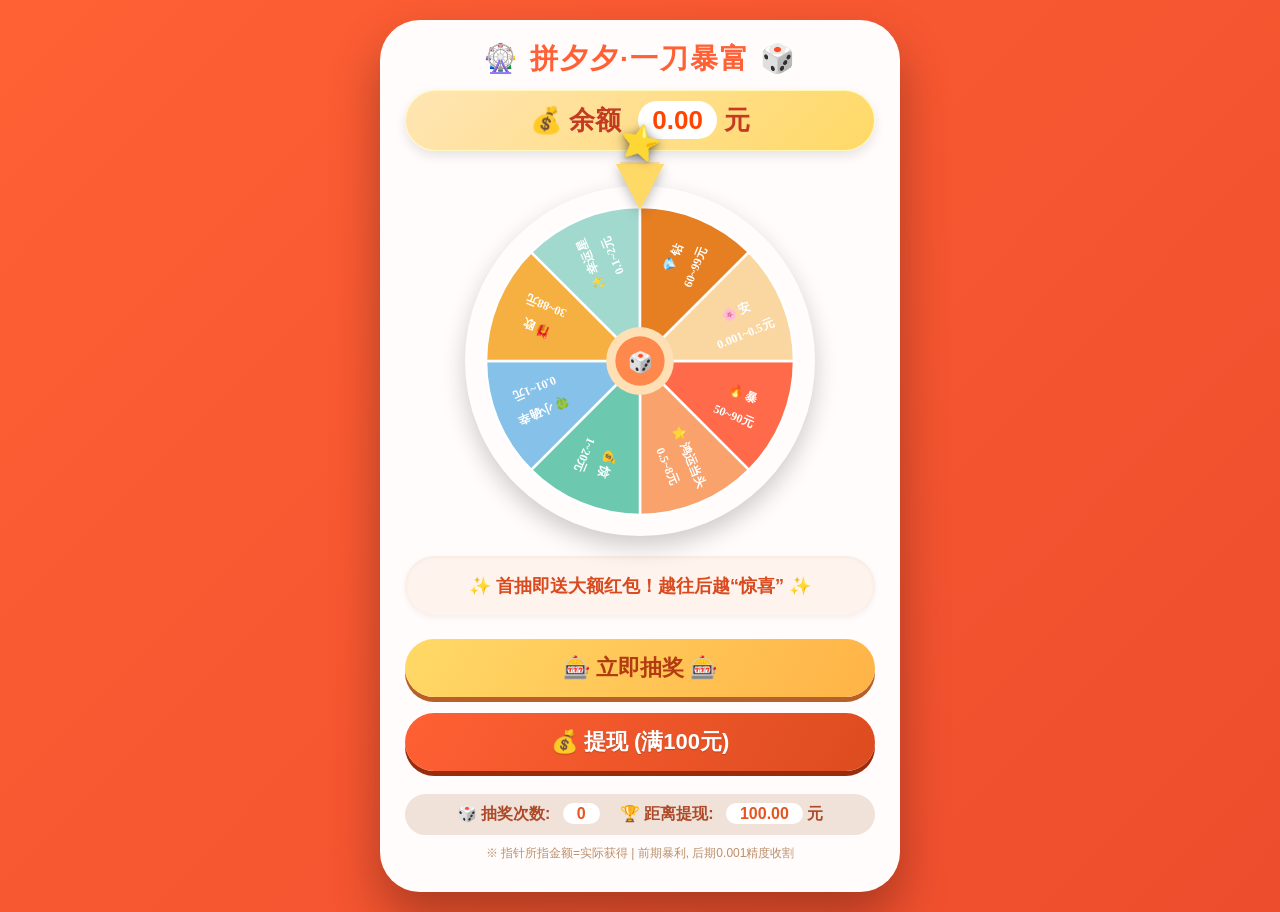
<file: 拼多多一刀暴富.html>
<!DOCTYPE html>
<html lang="zh-CN">
<head>
    <meta charset="UTF-8">
    <meta name="viewport" content="width=device-width, initial-scale=1.0, user-scalable=no">
    <title>🎰 拼夕夕·砍一刀转盘｜先甜后苦版</title>
    <style>
        * {
            margin: 0;
            padding: 0;
            box-sizing: border-box;
            user-select: none;
        }
        body {
            font-family: 'Microsoft YaHei', 'PingFang SC', 'Helvetica Neue', Arial, sans-serif;
            background: linear-gradient(135deg, #FF6034 0%, #EE4D2D 100%);
            min-height: 100vh;
            display: flex;
            justify-content: center;
            align-items: center;
            padding: 20px;
        }
        .container {
            background: rgba(255,255,255,0.98);
            border-radius: 40px;
            padding: 20px 25px 30px;
            box-shadow: 0 25px 50px rgba(0,0,0,0.3);
            max-width: 520px;
            width: 100%;
            text-align: center;
            transition: all 0.2s;
        }
        h1 {
            color: #FF6034;
            margin-bottom: 12px;
            font-size: 28px;
            display: flex;
            align-items: center;
            justify-content: center;
            gap: 8px;
            letter-spacing: 2px;
        }
        .balance {
            background: linear-gradient(135deg, #FFE5B4 0%, #FFD966 100%);
            color: #C23B22;
            padding: 12px 16px;
            border-radius: 60px;
            font-size: 26px;
            font-weight: bold;
            margin-bottom: 20px;
            display: inline-block;
            width: 100%;
            box-shadow: 0 5px 12px rgba(0,0,0,0.1);
            border: 1px solid rgba(255,255,200,0.8);
        }
        .balance span {
            background: white;
            padding: 4px 14px;
            border-radius: 40px;
            margin-left: 10px;
            color: #FF4500;
        }
        .wheel-wrapper {
            position: relative;
            width: 100%;
            max-width: 350px;
            margin: 15px auto 10px;
            aspect-ratio: 1 / 1;
        }
        canvas {
            width: 100% !important;
            height: 100% !important;
            display: block;
            border-radius: 50%;
            box-shadow: 0 10px 25px rgba(0,0,0,0.2), inset 0 1px 3px rgba(255,255,255,0.6);
        }
        /* 精美指针：箭头+星星 绝对居中 */
        .pointer-container {
            position: absolute;
            top: -22px;
            left: 50%;
            transform: translateX(-50%);
            width: 0;
            height: 0;
            z-index: 20;
            display: flex;
            flex-direction: column;
            align-items: center;
            filter: drop-shadow(0 4px 6px rgba(0,0,0,0.25));
        }
        .arrow-triangle {
            width: 0;
            height: 0;
            border-left: 24px solid transparent;
            border-right: 24px solid transparent;
            border-top: 46px solid #FFD966;
            position: relative;
            top: 0;
        }
        .arrow-triangle::after {
            content: "";
            position: absolute;
            top: -48px;
            left: -20px;
            width: 0;
            height: 0;
            border-left: 20px solid transparent;
            border-right: 20px solid transparent;
            border-top: 40px solid #FFB347;
            opacity: 0.4;
            z-index: -1;
        }
        .star-icon {
            position: absolute;
            top: -42px;
            left: 50%;
            transform: translateX(-50%) rotate(12deg);
            font-size: 34px;
            filter: drop-shadow(0 2px 5px rgba(0,0,0,0.3));
            z-index: 25;
            pointer-events: none;
            text-shadow: 0 1px 2px rgba(0,0,0,0.2);
        }
        .result {
            background: #FFF3ED;
            padding: 14px;
            border-radius: 60px;
            margin: 20px 0 15px;
            font-size: 18px;
            font-weight: bold;
            color: #D94A1F;
            min-height: 60px;
            display: flex;
            align-items: center;
            justify-content: center;
            box-shadow: inset 0 1px 4px rgba(0,0,0,0.05), 0 2px 6px rgba(0,0,0,0.05);
        }
        button {
            width: 100%;
            padding: 14px;
            background: linear-gradient(120deg, #FFD966, #FFB347);
            color: #B33B12;
            border: none;
            border-radius: 60px;
            font-size: 22px;
            font-weight: bold;
            cursor: pointer;
            margin: 8px 0;
            transition: all 0.2s ease;
            box-shadow: 0 5px 0 #B8602A;
            font-family: inherit;
        }
        button:active {
            transform: translateY(2px);
            box-shadow: 0 2px 0 #B8602A;
        }
        button:disabled {
            opacity: 0.6;
            transform: translateY(0);
            cursor: not-allowed;
            filter: grayscale(0.05);
        }
        .withdraw-btn {
            background: linear-gradient(120deg, #FF6034, #DC4C1F);
            color: white;
            text-shadow: 0 1px 1px rgba(0,0,0,0.2);
            box-shadow: 0 5px 0 #982C0C;
        }
        .stats {
            background: #F0E2D8;
            padding: 10px;
            border-radius: 30px;
            color: #AD4A2A;
            font-weight: bold;
            margin-top: 15px;
            font-size: 16px;
            display: flex;
            justify-content: center;
            gap: 20px;
        }
        .stats span {
            background: white;
            padding: 2px 14px;
            border-radius: 30px;
            margin-left: 8px;
            color: #E6551F;
        }
        @keyframes spark {
            0% { text-shadow: 0 0 0 gold; }
            100% { text-shadow: 0 0 10px orange; }
        }
        .result-highlight {
            animation: spark 0.5s ease-in-out 2;
        }
        footer {
            font-size: 12px;
            color: #BC8F6B;
            margin-top: 10px;
        }
    </style>
</head>
<body>
<div class="container">
    <h1>🎡 拼夕夕·一刀暴富 🎲</h1>
    <div class="balance">
        💰 余额 <span id="balance">0.00</span> 元
    </div>

    <div class="wheel-wrapper">
        <div class="pointer-container">
            <div class="arrow-triangle"></div>
            <div class="star-icon">⭐</div>
        </div>
        <canvas id="wheelCanvas" width="500" height="500"></canvas>
    </div>

    <div class="result" id="resultMsg">
        ✨ 首抽即送大额红包！越往后越“惊喜” ✨
    </div>

    <button id="spinBtn" onclick="startSpin()">🎰 立即抽奖 🎰</button>
    <button class="withdraw-btn" onclick="handleWithdraw()">💰 提现 (满100元)</button>

    <div class="stats">
        <div>🎲 抽奖次数: <span id="spinCount">0</span></div>
        <div>🏆 距离提现: <span id="distanceTo100">100.00</span> 元</div>
    </div>
    <footer>※ 指针所指金额=实际获得 | 前期暴利, 后期0.001精度收割</footer>
</div>

<script>
    (function(){
        // ---------- 极致真实的“先大后小”拼夕夕逻辑 ----------
        // 第一阶段 (余额<50) : 大奖频出 50~90元直接出现，基本2~3次就能接近满额
        // 第二阶段 (余额 50~85) : 中等奖励为主 0.5~5元之间
        // 第三阶段 (余额 85~98) : 极小金额 0.01~0.5元
        // 第四阶段 (余额 >=98) : 几乎只有0.001~0.05元 且出现概率极高，永远无法达到100（完美还原）
        // 同时转盘奖品视觉8个扇区动态变化，但最终金额完全由算法控制保证真实
        
        // 奖品视觉扇区 (只用于展示不同颜色/金额范围大致，实际奖金由规则动态决定，但指针指向会精准对应结算金额)
        const VISUAL_SEGMENTS = [
            { id: 0, label: "🔥 暴富专区", color: "#FF6B4A",  rangeShow: "50~90元" },
            { id: 1, label: "⭐ 鸿运当头", color: "#F9A26C",  rangeShow: "0.5~8元" },
            { id: 2, label: "💰 惊喜红包", color: "#6CC9B0",  rangeShow: "1~20元" },
            { id: 3, label: "🍀 小确幸",   color: "#85C1E9",  rangeShow: "0.01~1元" },
            { id: 4, label: "🎁 欧皇附体", color: "#F5B041",  rangeShow: "30~88元" },
            { id: 5, label: "✨ 幸运星",   color: "#A2D9CE",  rangeShow: "0.1~2元" },
            { id: 6, label: "💎 钻石大奖", color: "#E67E22",  rangeShow: "60~99元" },
            { id: 7, label: "🌸 安慰红包", color: "#FAD7A1",  rangeShow: "0.001~0.5元" }
        ];
        const SEG_COUNT = VISUAL_SEGMENTS.length;

        // 真实核心抽奖算法: 根据当前余额返回【获得金额】以及【希望展示指向哪个扇区】(让指针停在对应视觉区)
        // 返回 { amount: 实际金额, visualSegmentIndex: 指向的扇区索引(0-7) }
        function getRealPrizeByBalance(currentBal) {
            let amount = 0;
            let targetVisualIdx = 0;
            
            // 第一阶段: 余额 < 50 元  狂送大额，直奔90以上
            if (currentBal < 50) {
                // 暴利阶段: 大概率获得 30~88元，甚至直接给到98逼近提现
                let r = Math.random();
                if (r < 0.55) {        // 55% 超大额 50~92元
                    amount = 50 + Math.random() * 42;   // 50~92
                    amount = Math.min(amount, 98.5 - currentBal); // 不超过98.5防止瞬间超100太多，但允许很接近
                    if (amount < 8) amount = 8 + Math.random() * 30;
                    targetVisualIdx = [0, 4, 6][Math.floor(Math.random() * 3)]; // 暴富区/欧皇/钻石大奖
                } else if (r < 0.85) {   // 30% 中等偏上 8~30元
                    amount = 8 + Math.random() * 22;
                    targetVisualIdx = [1, 2, 4][Math.floor(Math.random() * 3)];
                } else {                 // 15% 小额过渡 0.5~5元
                    amount = 0.5 + Math.random() * 4.5;
                    targetVisualIdx = [3,5,7][Math.floor(Math.random() * 3)];
                }
                // 极端情况下如果金额超出限制则调节
                let maxAllowed = 99.99 - currentBal;
                if (maxAllowed < 0.01) amount = 0.001;
                else if (amount > maxAllowed) amount = Math.max(0.01, maxAllowed);
                amount = parseFloat(amount.toFixed(3));
                if (amount < 0.001) amount = 0.001;
                return { amount, visualSegmentIndex: targetVisualIdx };
            } 
            // 第二阶段: 余额 50~85 元 中小额为主，偶尔中额
            else if (currentBal < 85) {
                let r = Math.random();
                if (r < 0.15) {        // 15% 中奖 2~12元
                    amount = 2 + Math.random() * 10;
                    targetVisualIdx = [2, 4][Math.floor(Math.random() * 2)];
                } else if (r < 0.6) {   // 45% 微小金额 0.1~1.2元
                    amount = 0.1 + Math.random() * 1.1;
                    targetVisualIdx = [3,5,7][Math.floor(Math.random() * 3)];
                } else {                // 40% 极微 0.01~0.5元
                    amount = 0.01 + Math.random() * 0.49;
                    targetVisualIdx = [3,7][Math.floor(Math.random() * 2)];
                }
                let maxAllowed = 99.99 - currentBal;
                if (maxAllowed < 0.005) amount = 0.001;
                else if (amount > maxAllowed) amount = Math.max(0.005, maxAllowed);
                amount = parseFloat(amount.toFixed(3));
                if (amount < 0.001) amount = 0.001;
                return { amount, visualSegmentIndex: targetVisualIdx };
            }
            // 第三阶段: 余额 85~98 元  几乎只有0.001~0.5元，超大额概率降至0
            else if (currentBal < 98) {
                let r = Math.random();
                if (r < 0.05) {        // 5% 象征性给0.5~1.5元 (极少)
                    amount = 0.5 + Math.random() * 1.0;
                    targetVisualIdx = 2;
                } else if (r < 0.4) {   // 35% 0.05~0.3元
                    amount = 0.05 + Math.random() * 0.25;
                    targetVisualIdx = 3;
                } else {                // 60% 0.001~0.05元 (核心磨人)
                    amount = 0.001 + Math.random() * 0.049;
                    targetVisualIdx = 7;
                }
                let maxAllowed = 99.99 - currentBal;
                if (maxAllowed <= 0.0005) amount = 0.0005;
                else if (amount > maxAllowed) amount = Math.max(0.0005, maxAllowed);
                amount = parseFloat(amount.toFixed(4));
                if (amount < 0.0005) amount = 0.0005;
                return { amount, visualSegmentIndex: targetVisualIdx };
            }
            // 第四阶段: 余额 >=98 且 <100  只有 0.0005~0.03 元，永远吊胃口
            else {
                // 永远抽到比 100-余额 还小的金额，让你永远差一刀
                let gap = 100 - currentBal;
                // 确保获取金额不超过 gap 的 70% 而且最多 0.02元
                let maxPossible = Math.min(gap * 0.68, 0.025);
                if (maxPossible < 0.0005) maxPossible = 0.0005;
                amount = 0.0005 + Math.random() * (maxPossible - 0.0005);
                amount = Math.min(amount, gap - 0.0001);
                amount = parseFloat(amount.toFixed(5));
                if (amount <= 0) amount = 0.0005;
                // 指向“安慰红包”扇区
                targetVisualIdx = 7;
                return { amount, visualSegmentIndex: targetVisualIdx };
            }
        }

        // ----------------- 全局变量 ----------------
        let balance = 0.00;
        let spinTotal = 0;
        let isSpinning = false;
        let animationFrameId = null;
        let currentRotation = 0;
        let canvas = document.getElementById('wheelCanvas');
        let ctx = canvas.getContext('2d');
        let width, height, centerX, centerY, radius;

        // 绘制转盘 (基于视觉扇区)
        function drawWheel(rotationRad = 0) {
            if (!ctx) return;
            const angleStep = (Math.PI * 2) / SEG_COUNT;
            ctx.clearRect(0, 0, width, height);
            for (let i = 0; i < SEG_COUNT; i++) {
                const start = i * angleStep + rotationRad;
                const end = start + angleStep;
                const seg = VISUAL_SEGMENTS[i];
                ctx.beginPath();
                ctx.moveTo(centerX, centerY);
                ctx.arc(centerX, centerY, radius, start, end);
                ctx.closePath();
                ctx.fillStyle = seg.color;
                ctx.fill();
                ctx.strokeStyle = "white";
                ctx.lineWidth = 2.5;
                ctx.stroke();
                ctx.save();
                ctx.translate(centerX, centerY);
                ctx.rotate(start + angleStep / 2);
                ctx.textAlign = "center";
                ctx.textBaseline = "middle";
                const textRadius = radius * 0.7;
                ctx.font = `bold ${Math.max(11, Math.floor(radius * 0.08))}px "Segoe UI", "Microsoft YaHei"`;
                ctx.fillStyle = "#ffffff";
                ctx.shadowBlur = 0;
                let shortLabel = seg.label.length > 6 ? seg.label.slice(0,4) : seg.label;
                ctx.fillText(shortLabel, textRadius, -8);
                ctx.font = `bold ${Math.max(12, Math.floor(radius * 0.07))}px "Segoe UI"`;
                ctx.fillText(seg.rangeShow, textRadius, 16);
                ctx.restore();
            }
            ctx.beginPath();
            ctx.arc(centerX, centerY, radius * 0.22, 0, Math.PI * 2);
            ctx.fillStyle = "#FFE0B5";
            ctx.shadowBlur = 6;
            ctx.fill();
            ctx.beginPath();
            ctx.arc(centerX, centerY, radius * 0.16, 0, Math.PI * 2);
            ctx.fillStyle = "#FF884D";
            ctx.fill();
            ctx.fillStyle = "white";
            ctx.font = `bold ${Math.floor(radius * 0.13)}px "Arial"`;
            ctx.textAlign = "center";
            ctx.textBaseline = "middle";
            ctx.fillText("🎲", centerX, centerY+2);
            ctx.shadowBlur = 0;
        }

        // 获取指针指向的扇区索引 (指针方向固定 -PI/2)
        function getCurrentSegmentIndex(rotationRad) {
            const pointerAngle = -Math.PI / 2;
            const angleStep = (Math.PI * 2) / SEG_COUNT;
            let normPointer = (pointerAngle + 2 * Math.PI) % (2 * Math.PI);
            for (let i = 0; i < SEG_COUNT; i++) {
                let start = (i * angleStep + rotationRad) % (2 * Math.PI);
                let end = ((i + 1) * angleStep + rotationRad) % (2 * Math.PI);
                if (start < end) {
                    if (normPointer >= start && normPointer < end) return i;
                } else {
                    if (normPointer >= start || normPointer < end) return i;
                }
            }
            return 0;
        }

        // 动画转盘，使指针最终落在 targetVisualIndex 对应的扇区中央
        function animateToSegment(targetVisualIndex, winAmount, callback) {
            if (isSpinning) return;
            isSpinning = true;
            const spinBtn = document.getElementById('spinBtn');
            spinBtn.disabled = true;

            const angleStep = (Math.PI * 2) / SEG_COUNT;
            const pointerAngle = -Math.PI / 2;
            // 目标扇区中心弧度
            let targetSectorMid = targetVisualIndex * angleStep + (angleStep / 2);
            let rawNeeded = pointerAngle - targetSectorMid;
            let finalRotationNeeded = ((rawNeeded % (2 * Math.PI)) + 2 * Math.PI) % (2 * Math.PI);
            const extraRounds = 7 + Math.floor(Math.random() * 5);
            const targetRotation = finalRotationNeeded + extraRounds * 2 * Math.PI;
            const startRotation = currentRotation;
            const duration = 2600;
            const startTime = performance.now();

            function animateSpin(now) {
                const elapsed = now - startTime;
                let t = Math.min(1, elapsed / duration);
                const easeOut = 1 - Math.pow(1 - t, 3);
                const newRotation = startRotation + (targetRotation - startRotation) * easeOut;
                currentRotation = newRotation % (2 * Math.PI);
                drawWheel(currentRotation);
                if (t < 1) {
                    animationFrameId = requestAnimationFrame(animateSpin);
                } else {
                    let finalMod = targetRotation % (2 * Math.PI);
                    currentRotation = finalMod;
                    drawWheel(currentRotation);
                    // 最终确认落点位置，由于浮点误差微调
                    let finalIdx = getCurrentSegmentIndex(currentRotation);
                    if (finalIdx !== targetVisualIndex) {
                        let correction = 0.0;
                        let diff = (targetVisualIndex - finalIdx + SEG_COUNT) % SEG_COUNT;
                        if (diff === 1) correction = -0.025;
                        else if (diff === SEG_COUNT-1) correction = 0.025;
                        if (correction !== 0) {
                            currentRotation = (currentRotation + correction) % (2 * Math.PI);
                            drawWheel(currentRotation);
                        }
                    }
                    // 结算奖励
                    finishPrize(winAmount);
                    isSpinning = false;
                    spinBtn.disabled = false;
                    if (animationFrameId) cancelAnimationFrame(animationFrameId);
                    animationFrameId = null;
                    if (callback) callback();
                }
            }
            if (animationFrameId) cancelAnimationFrame(animationFrameId);
            animationFrameId = requestAnimationFrame(animateSpin);
        }

        function finishPrize(winAmount) {
            let oldBalance = balance;
            balance += winAmount;
            // 保留足够精度展示，最多小数点后4位
            balance = parseFloat(balance.toFixed(5));
            if (balance > 99.9999) balance = 99.9999;
            spinTotal++;
            document.getElementById('balance').innerText = balance.toFixed(4);
            document.getElementById('spinCount').innerText = spinTotal;
            let remain = (100 - balance).toFixed(5);
            if (parseFloat(remain) < 0) remain = "0.00000";
            document.getElementById('distanceTo100').innerText = remain;
            
            const resultDiv = document.getElementById('resultMsg');
            let winShow = winAmount.toFixed(5);
            if (winAmount < 0.001) winShow = winAmount.toFixed(5) + "元";
            else if (winAmount < 0.01) winShow = winAmount.toFixed(4) + "元";
            else winShow = winAmount.toFixed(2) + "元";
            
            if (balance >= 99.9 && balance < 100) {
                resultDiv.innerHTML = `😱 获得 ${winShow}！还差 ${(100-balance).toFixed(5)} 元提现，继续努力... 🔪`;
            } else if (balance >= 100) {
                resultDiv.innerHTML = `🎉🎉🎉 奇迹！获得 ${winShow} ！累计满100元，速速提现！ 🎉🎉🎉`;
                resultDiv.classList.add('result-highlight');
                setTimeout(() => resultDiv.classList.remove('result-highlight'), 1200);
            } else if (winAmount > 10) {
                resultDiv.innerHTML = `💥💥💥 天降暴富！+${winShow} ！余额 ${balance.toFixed(4)} 元 💥💥💥`;
            } else {
                resultDiv.innerHTML = `🎲 获得 ${winShow} ，当前余额 ${balance.toFixed(4)} 元，再抽一刀！`;
            }
        }

        // 抽奖入口 (完全遵循先大后小逻辑)
        window.startSpin = function() {
            if (isSpinning) {
                document.getElementById('resultMsg').innerHTML = "⏳ 转盘旋转中，请稍后...";
                return;
            }
            if (balance >= 100) {
                document.getElementById('resultMsg').innerHTML = "🏆 已满100元，请提现后继续！";
                return;
            }
            // 根据当前余额获取真实奖品
            let prize = getRealPrizeByBalance(balance);
            let targetVisual = prize.visualSegmentIndex;
            let winAmount = prize.amount;
            
            // 终极保险: 确保加上后不会超过100元 (维持拼夕夕永远差一刀特性)
            let tempSum = balance + winAmount;
            if (tempSum >= 100) {
                let limit = parseFloat((100 - balance).toFixed(6));
                if (limit <= 0.00001) {
                    winAmount = 0.0001;
                } else {
                    winAmount = Math.min(winAmount, limit * 0.99);
                    if (winAmount <= 0.00001) winAmount = 0.0001;
                }
                winAmount = parseFloat(winAmount.toFixed(6));
            }
            if (winAmount <= 0) winAmount = 0.0001;
            
            // 启动动画指向对应视觉区并结算
            animateToSegment(targetVisual, winAmount);
        };

        // 提现
        window.handleWithdraw = function() {
            if (balance >= 100) {
                document.getElementById('resultMsg').innerHTML = `✅ 提现成功！ ${balance.toFixed(2)} 元已到账，开始新一轮收割 ✅`;
                balance = 0;
                document.getElementById('balance').innerText = "0.0000";
                document.getElementById('distanceTo100').innerText = "100.00";
                drawWheel(currentRotation);
            } else {
                let shortage = (100 - balance).toFixed(5);
                document.getElementById('resultMsg').innerHTML = `😭 还差 ${shortage} 元才能提现，继续抽奖（大概率0.001） 💔`;
            }
        };

        function resizeAndDraw() {
            const container = canvas.parentElement;
            const size = container.clientWidth;
            canvas.width = size;
            canvas.height = size;
            width = canvas.width;
            height = canvas.height;
            centerX = width / 2;
            centerY = height / 2;
            radius = width * 0.44;
            drawWheel(currentRotation);
        }

        function init() {
            resizeAndDraw();
            window.addEventListener('resize', () => resizeAndDraw());
            drawWheel(0);
        }
        init();
    })();
</script>
</body>
</html>
</file>
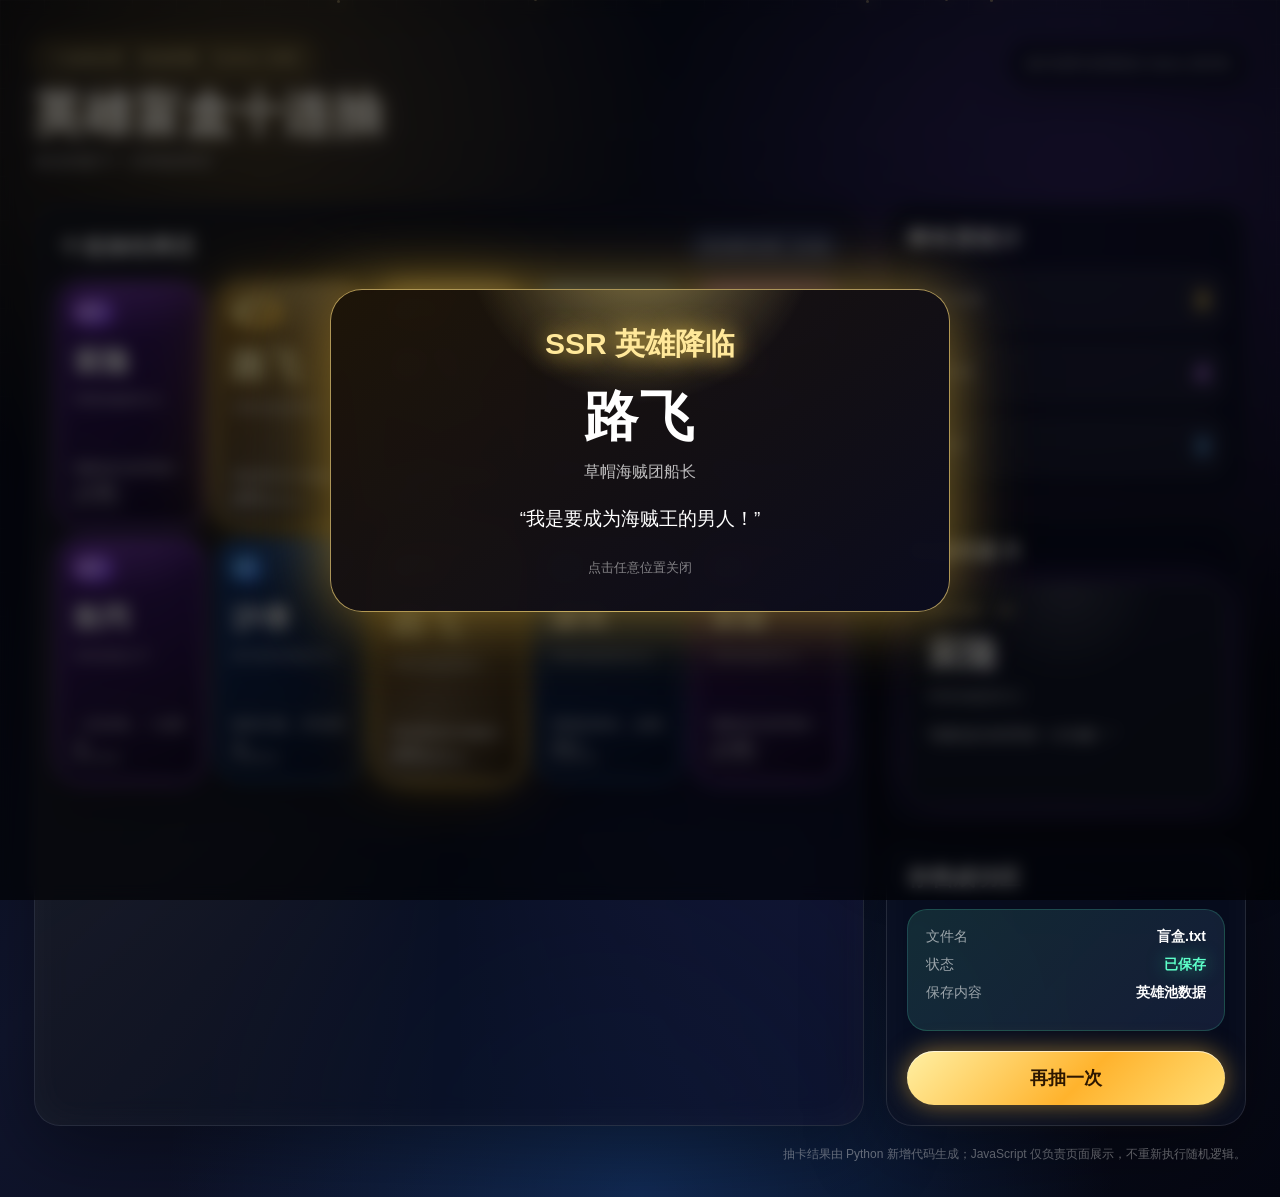
<file: 盲盒数据保存_英雄十连抽存档效果图.html>
<!DOCTYPE html>
<html lang="zh-CN">
<head>
<meta charset="UTF-8">
<title>英雄盲盒十连抽 · 角色档案卡 + 存档效果页</title>
<style>
    * {
        box-sizing: border-box;
        margin: 0;
        padding: 0;
    }

    body {
        min-height: 100vh;
        font-family: "Microsoft YaHei", "PingFang SC", Arial, sans-serif;
        color: #ffffff;
        overflow-x: hidden;
        background:
            radial-gradient(circle at 20% 10%, rgba(255, 199, 64, 0.24), transparent 28%),
            radial-gradient(circle at 85% 20%, rgba(142, 83, 255, 0.28), transparent 32%),
            radial-gradient(circle at 50% 100%, rgba(40, 134, 255, 0.24), transparent 35%),
            linear-gradient(135deg, #050816 0%, #10152d 42%, #050712 100%);
    }

    .page {
        position: relative;
        width: 100%;
        min-height: 100vh;
        padding: 42px 34px 34px;
    }

    .page::before {
        content: "";
        position: fixed;
        inset: 0;
        background-image:
            linear-gradient(rgba(255,255,255,0.035) 1px, transparent 1px),
            linear-gradient(90deg, rgba(255,255,255,0.035) 1px, transparent 1px);
        background-size: 44px 44px;
        mask-image: linear-gradient(to bottom, rgba(0,0,0,0.95), rgba(0,0,0,0.2));
        pointer-events: none;
    }

    .star-field {
        position: fixed;
        inset: 0;
        overflow: hidden;
        pointer-events: none;
        z-index: 1;
    }

    .star {
        position: absolute;
        width: 3px;
        height: 3px;
        border-radius: 999px;
        background: rgba(255, 232, 162, 0.95);
        box-shadow: 0 0 16px rgba(255, 213, 93, 0.95);
        animation: fall 4.8s linear infinite;
    }

    @keyframes fall {
        0% {
            transform: translateY(-20px) scale(0.7);
            opacity: 0;
        }
        15% {
            opacity: 1;
        }
        100% {
            transform: translateY(110vh) scale(1.2);
            opacity: 0;
        }
    }

    .content {
        position: relative;
        z-index: 2;
        max-width: 1380px;
        margin: 0 auto;
    }

    .top-bar {
        display: flex;
        align-items: flex-start;
        justify-content: space-between;
        gap: 24px;
        margin-bottom: 30px;
    }

    .title-kicker {
        display: inline-flex;
        align-items: center;
        gap: 8px;
        padding: 7px 14px;
        border: 1px solid rgba(255, 213, 93, 0.5);
        border-radius: 999px;
        background: rgba(255, 213, 93, 0.1);
        color: #ffe7a0;
        font-size: 14px;
        letter-spacing: 1px;
        margin-bottom: 12px;
        box-shadow: 0 0 24px rgba(255, 194, 64, 0.14);
    }

    h1 {
        font-size: 48px;
        line-height: 1.08;
        letter-spacing: 2px;
        text-shadow:
            0 0 18px rgba(255, 198, 64, 0.6),
            0 0 36px rgba(90, 123, 255, 0.34);
    }

    .subtitle {
        margin-top: 12px;
        color: rgba(255,255,255,0.68);
        font-size: 16px;
    }

    .corner-note {
        padding: 12px 15px;
        border-radius: 16px;
        color: rgba(255,255,255,0.72);
        font-size: 13px;
        border: 1px solid rgba(255,255,255,0.12);
        background: rgba(10, 15, 35, 0.65);
        backdrop-filter: blur(12px);
        box-shadow: 0 12px 36px rgba(0,0,0,0.24);
        white-space: nowrap;
    }

    .hero-stage {
        display: grid;
        grid-template-columns: 1fr 360px;
        gap: 22px;
        align-items: stretch;
    }

    .panel {
        border: 1px solid rgba(255,255,255,0.12);
        border-radius: 26px;
        background: rgba(8, 13, 31, 0.72);
        box-shadow:
            0 22px 80px rgba(0,0,0,0.38),
            inset 0 0 42px rgba(255,255,255,0.035);
        backdrop-filter: blur(14px);
    }

    .draw-panel {
        padding: 24px;
        position: relative;
        overflow: hidden;
    }

    .draw-panel::before {
        content: "";
        position: absolute;
        inset: -40%;
        background: conic-gradient(
            from 180deg,
            transparent,
            rgba(255, 218, 112, 0.08),
            transparent,
            rgba(116, 94, 255, 0.1),
            transparent
        );
        animation: rotateAura 18s linear infinite;
        pointer-events: none;
    }

    @keyframes rotateAura {
        from { transform: rotate(0deg); }
        to { transform: rotate(360deg); }
    }

    .section-header {
        position: relative;
        display: flex;
        align-items: center;
        justify-content: space-between;
        margin-bottom: 18px;
        z-index: 1;
    }

    .section-title {
        font-size: 22px;
        font-weight: 800;
        letter-spacing: 1px;
    }

    .draw-badge {
        display: inline-flex;
        align-items: center;
        gap: 8px;
        padding: 9px 13px;
        border-radius: 999px;
        font-size: 13px;
        color: #d9e5ff;
        background: rgba(68, 96, 178, 0.28);
        border: 1px solid rgba(143, 170, 255, 0.24);
    }

    .cards-grid {
        position: relative;
        z-index: 1;
        display: grid;
        grid-template-columns: repeat(5, minmax(130px, 1fr));
        gap: 16px;
    }

    .card {
        position: relative;
        min-height: 224px;
        border-radius: 22px;
        padding: 15px 13px;
        overflow: hidden;
        transform-style: preserve-3d;
        animation: cardIn 0.8s ease both;
        border: 1px solid rgba(255,255,255,0.16);
        background:
            linear-gradient(160deg, rgba(255,255,255,0.09), rgba(255,255,255,0.02)),
            rgba(17, 24, 54, 0.86);
        box-shadow: 0 16px 38px rgba(0,0,0,0.36);
    }

    @keyframes cardIn {
        from {
            opacity: 0;
            transform: translateY(28px) rotateX(16deg) scale(0.94);
        }
        to {
            opacity: 1;
            transform: translateY(0) rotateX(0) scale(1);
        }
    }

    .card::before {
        content: "";
        position: absolute;
        inset: -60px;
        opacity: 0.5;
        transform: rotate(18deg);
    }

    .card.ssr {
        border: 1px solid rgba(255, 221, 121, 0.98);
        background:
            radial-gradient(circle at 50% -20%, rgba(255, 235, 146, 0.7), transparent 35%),
            linear-gradient(160deg, rgba(130, 82, 12, 0.96), rgba(31, 19, 4, 0.95));
        box-shadow:
            0 0 0 1px rgba(255,255,255,0.16),
            0 0 28px rgba(255, 202, 74, 0.7),
            0 0 80px rgba(255, 179, 26, 0.38),
            0 20px 48px rgba(0,0,0,0.52);
        animation: cardIn 0.8s ease both, ssrPulse 2.2s ease-in-out infinite;
    }

    .card.ssr::before {
        background: linear-gradient(90deg, transparent, rgba(255,255,255,0.42), transparent);
        animation: shine 2.6s linear infinite;
    }

    .card.sr {
        border: 1px solid rgba(197, 125, 255, 0.86);
        background:
            radial-gradient(circle at 50% -20%, rgba(196, 111, 255, 0.55), transparent 35%),
            linear-gradient(160deg, rgba(66, 26, 116, 0.94), rgba(18, 12, 38, 0.96));
        box-shadow:
            0 0 24px rgba(172, 88, 255, 0.44),
            0 18px 44px rgba(0,0,0,0.42);
    }

    .card.r {
        border: 1px solid rgba(87, 169, 255, 0.76);
        background:
            radial-gradient(circle at 50% -20%, rgba(73, 155, 255, 0.42), transparent 38%),
            linear-gradient(160deg, rgba(20, 53, 112, 0.92), rgba(9, 18, 42, 0.96));
        box-shadow:
            0 0 18px rgba(65, 149, 255, 0.24),
            0 14px 34px rgba(0,0,0,0.38);
    }

    @keyframes shine {
        from { transform: translateX(-120%) rotate(18deg); }
        to { transform: translateX(120%) rotate(18deg); }
    }

    @keyframes ssrPulse {
        0%, 100% {
            box-shadow:
                0 0 0 1px rgba(255,255,255,0.16),
                0 0 28px rgba(255, 202, 74, 0.7),
                0 0 80px rgba(255, 179, 26, 0.38),
                0 20px 48px rgba(0,0,0,0.52);
        }
        50% {
            box-shadow:
                0 0 0 1px rgba(255,255,255,0.24),
                0 0 46px rgba(255, 230, 135, 0.95),
                0 0 110px rgba(255, 188, 39, 0.58),
                0 20px 48px rgba(0,0,0,0.52);
        }
    }

    .rarity {
        position: relative;
        display: inline-flex;
        padding: 5px 10px;
        border-radius: 999px;
        font-size: 13px;
        font-weight: 900;
        letter-spacing: 1px;
        z-index: 1;
    }

    .rarity.ssr {
        color: #4c2b00;
        background: linear-gradient(135deg, #fff2a8, #ffb82e);
        box-shadow: 0 0 22px rgba(255, 214, 81, 0.8);
    }

    .rarity.sr {
        color: #ffffff;
        background: linear-gradient(135deg, #cc85ff, #7b39ff);
        box-shadow: 0 0 18px rgba(174, 92, 255, 0.7);
    }

    .rarity.r {
        color: #ffffff;
        background: linear-gradient(135deg, #64c4ff, #246dff);
        box-shadow: 0 0 14px rgba(85, 164, 255, 0.48);
    }

    .hero-name {
        position: relative;
        z-index: 1;
        margin-top: 18px;
        font-size: 28px;
        font-weight: 900;
        letter-spacing: 1px;
    }

    .card.ssr .hero-name {
        font-size: 34px;
        color: #fff4bd;
        text-shadow: 0 0 18px rgba(255, 217, 96, 0.9);
    }

    .identity {
        position: relative;
        z-index: 1;
        margin-top: 10px;
        min-height: 40px;
        color: rgba(255,255,255,0.72);
        font-size: 13px;
        line-height: 1.45;
    }

    .quote {
        position: relative;
        z-index: 1;
        margin-top: 14px;
        padding-top: 12px;
        border-top: 1px solid rgba(255,255,255,0.15);
        color: rgba(255,255,255,0.9);
        font-size: 14px;
        line-height: 1.5;
    }

    .tagline {
        position: absolute;
        left: 12px;
        bottom: 12px;
        right: 12px;
        z-index: 1;
        font-size: 12px;
        color: rgba(255,255,255,0.58);
    }

    .side-panel {
        display: flex;
        flex-direction: column;
        gap: 18px;
    }

    .stats-panel,
    .archive-panel,
    .profile-panel {
        padding: 20px;
    }

    .stats-grid {
        display: grid;
        grid-template-columns: 1fr;
        gap: 12px;
        margin-top: 16px;
    }

    .stat-item {
        display: flex;
        align-items: center;
        justify-content: space-between;
        padding: 14px 15px;
        border-radius: 18px;
        background: rgba(255,255,255,0.06);
        border: 1px solid rgba(255,255,255,0.1);
    }

    .stat-label {
        font-size: 14px;
        color: rgba(255,255,255,0.7);
    }

    .stat-value {
        font-size: 26px;
        font-weight: 900;
    }

    .stat-value.ssr-color {
        color: #ffd965;
        text-shadow: 0 0 18px rgba(255, 210, 74, 0.6);
    }

    .stat-value.sr-color {
        color: #c783ff;
        text-shadow: 0 0 18px rgba(184, 101, 255, 0.6);
    }

    .stat-value.r-color {
        color: #6bbcff;
        text-shadow: 0 0 18px rgba(85, 164, 255, 0.55);
    }

    .archive-box {
        margin-top: 16px;
        padding: 18px;
        border-radius: 20px;
        background:
            linear-gradient(135deg, rgba(32, 255, 175, 0.09), rgba(57, 116, 255, 0.08)),
            rgba(255,255,255,0.045);
        border: 1px solid rgba(78, 255, 194, 0.18);
    }

    .archive-row {
        display: flex;
        justify-content: space-between;
        gap: 12px;
        margin-bottom: 10px;
        font-size: 14px;
    }

    .archive-row span:first-child {
        color: rgba(255,255,255,0.58);
    }

    .archive-row span:last-child {
        font-weight: 800;
    }

    .status-ok {
        color: #5dffc9;
        text-shadow: 0 0 18px rgba(63, 255, 192, 0.5);
    }

    .status-miss {
        color: #ffcc6a;
        text-shadow: 0 0 18px rgba(255, 187, 72, 0.45);
    }

    .profile-main {
        margin-top: 16px;
        padding: 18px;
        min-height: 220px;
        border-radius: 22px;
        background:
            radial-gradient(circle at 50% 0%, rgba(255,255,255,0.13), transparent 34%),
            rgba(255,255,255,0.045);
        border: 1px solid rgba(255,255,255,0.12);
    }

    .profile-rarity {
        font-size: 13px;
        letter-spacing: 1px;
        color: #ffe7a0;
    }

    .profile-name {
        margin-top: 10px;
        font-size: 36px;
        font-weight: 900;
    }

    .profile-id {
        margin-top: 9px;
        color: rgba(255,255,255,0.68);
        font-size: 14px;
    }

    .profile-quote {
        margin-top: 16px;
        line-height: 1.7;
        font-size: 15px;
        color: rgba(255,255,255,0.92);
    }

    .button-row {
        margin-top: 20px;
        display: flex;
        justify-content: center;
    }

    .fake-button {
        width: 100%;
        padding: 15px 18px;
        border-radius: 999px;
        text-align: center;
        font-size: 18px;
        font-weight: 900;
        color: #2d1700;
        background: linear-gradient(135deg, #fff0a3, #ffb32d 55%, #ffde76);
        box-shadow:
            0 0 24px rgba(255, 195, 64, 0.5),
            inset 0 1px 0 rgba(255,255,255,0.65);
        user-select: none;
    }

    .modal-mask {
        position: fixed;
        inset: 0;
        z-index: 10;
        display: none;
        align-items: center;
        justify-content: center;
        padding: 24px;
        background: rgba(0, 0, 0, 0.62);
        backdrop-filter: blur(8px);
    }

    .modal {
        position: relative;
        width: min(620px, 92vw);
        border-radius: 32px;
        padding: 34px;
        overflow: hidden;
        background:
            radial-gradient(circle at 50% -20%, rgba(255, 231, 130, 0.52), transparent 36%),
            linear-gradient(145deg, rgba(29, 20, 8, 0.98), rgba(11, 12, 30, 0.98));
        border: 1px solid rgba(255, 221, 120, 0.66);
        box-shadow:
            0 0 70px rgba(255, 205, 72, 0.52),
            0 30px 120px rgba(0,0,0,0.72);
        text-align: center;
        animation: modalIn 0.5s ease both;
    }

    @keyframes modalIn {
        from {
            opacity: 0;
            transform: scale(0.86) translateY(20px);
        }
        to {
            opacity: 1;
            transform: scale(1) translateY(0);
        }
    }

    .modal-title {
        font-size: 30px;
        font-weight: 900;
        color: #ffe89a;
        text-shadow: 0 0 24px rgba(255, 212, 80, 0.86);
    }

    .modal-name {
        margin-top: 16px;
        font-size: 54px;
        font-weight: 900;
        letter-spacing: 2px;
    }

    .modal-id {
        margin-top: 8px;
        color: rgba(255,255,255,0.72);
    }

    .modal-quote {
        margin-top: 20px;
        min-height: 34px;
        color: #ffffff;
        font-size: 19px;
        line-height: 1.7;
    }

    .close-tip {
        margin-top: 22px;
        color: rgba(255,255,255,0.48);
        font-size: 13px;
    }

    .bottom-note {
        margin-top: 20px;
        text-align: right;
        color: rgba(255,255,255,0.42);
        font-size: 12px;
    }

    @media (max-width: 1100px) {
        .hero-stage {
            grid-template-columns: 1fr;
        }

        .cards-grid {
            grid-template-columns: repeat(2, minmax(130px, 1fr));
        }

        .top-bar {
            flex-direction: column;
        }

        .corner-note {
            white-space: normal;
        }

        h1 {
            font-size: 38px;
        }
    }
</style>
</head>
<body>
<div class="star-field" id="starField"></div>

<div class="page">
    <div class="content">
        <div class="top-bar">
            <div class="title-block">
                <div class="title-kicker">十连抽结果 · 英雄档案 · Python 存档</div>
                <h1>英雄盲盒十连抽</h1>
                <div class="subtitle">角色档案卡 + 存档效果页</div>
            </div>
            <div class="corner-note">抽卡结果与存档来自 Python 原代码</div>
        </div>

        <div class="hero-stage">
            <section class="panel draw-panel">
                <div class="section-header">
                    <div class="section-title">十连抽结果区</div>
                    <div class="draw-badge">本次展示记录：10 抽</div>
                </div>
                <div class="cards-grid" id="cardsGrid"></div>
            </section>

            <aside class="side-panel">
                <section class="panel stats-panel">
                    <div class="section-title">稀有度统计</div>
                    <div class="stats-grid">
                        <div class="stat-item">
                            <span class="stat-label">SSR 数量</span>
                            <span class="stat-value ssr-color">3</span>
                        </div>
                        <div class="stat-item">
                            <span class="stat-label">SR 数量</span>
                            <span class="stat-value sr-color">4</span>
                        </div>
                        <div class="stat-item">
                            <span class="stat-label">R 数量</span>
                            <span class="stat-value r-color">3</span>
                        </div>
                    </div>
                </section>

                <section class="panel profile-panel">
                    <div class="section-title">英雄档案卡</div>
                    <div class="profile-main" id="profileMain">
                        <div class="profile-rarity">等待英雄登场</div>
                        <div class="profile-name">英雄档案</div>
                        <div class="profile-id">点击或查看任一卡牌</div>
                        <div class="profile-quote">抽中英雄的名字、稀有度、身份、台词将在这里展示。</div>
                    </div>
                </section>

                <section class="panel archive-panel">
                    <div class="section-title">存档成功区</div>
                    <div class="archive-box">
                        <div class="archive-row">
                            <span>文件名</span>
                            <span>盲盒.txt</span>
                        </div>
                        <div class="archive-row">
                            <span>状态</span>
                            <span class="status-ok">已保存</span>
                        </div>
                        <div class="archive-row">
                            <span>保存内容</span>
                            <span>英雄池数据</span>
                        </div>
                    </div>
                    <div class="button-row">
                        <div class="fake-button">再抽一次</div>
                    </div>
                </section>
            </aside>
        </div>

        <div class="bottom-note">抽卡结果由 Python 新增代码生成；JavaScript 仅负责页面展示，不重新执行随机逻辑。</div>
    </div>
</div>

<div class="modal-mask" id="modalMask">
    <div class="modal" id="modalBox">
        <div class="modal-title" id="modalTitle">SSR 英雄降临</div>
        <div class="modal-name" id="modalName">英雄</div>
        <div class="modal-id" id="modalId">身份</div>
        <div class="modal-quote" id="modalQuote"></div>
        <div class="close-tip">点击任意位置关闭</div>
    </div>
</div>

<script>
    const drawResults = [{"序号": 1, "名字": "索隆", "稀有度": "SR", "身份": "草帽海贼团剑士", "台词": "我要成为世界第一大剑豪！"}, {"序号": 2, "名字": "路飞", "稀有度": "SSR", "身份": "草帽海贼团船长", "台词": "我是要成为海贼王的男人！"}, {"序号": 3, "名字": "路飞", "稀有度": "SSR", "身份": "草帽海贼团船长", "台词": "我是要成为海贼王的男人！"}, {"序号": 4, "名字": "沙僧", "稀有度": "R", "身份": "西天取经师徒护法", "台词": "踏实行路，护你周全。"}, {"序号": 5, "名字": "索隆", "稀有度": "SR", "身份": "草帽海贼团剑士", "台词": "我要成为世界第一大剑豪！"}, {"序号": 6, "名字": "敖丙", "稀有度": "SR", "身份": "东海龙族太子", "台词": "一念沧海，一念星河。"}, {"序号": 7, "名字": "沙僧", "稀有度": "R", "身份": "西天取经师徒护法", "台词": "踏实行路，护你周全。"}, {"序号": 8, "名字": "路飞", "稀有度": "SSR", "身份": "草帽海贼团船长", "台词": "我是要成为海贼王的男人！"}, {"序号": 9, "名字": "娜美", "稀有度": "R", "身份": "草帽海贼团航海士", "台词": "前路的风向，由我掌控！"}, {"序号": 10, "名字": "索隆", "稀有度": "SR", "身份": "草帽海贼团剑士", "台词": "我要成为世界第一大剑豪！"}];
    const heroPool = [{"名字": "路飞", "稀有度": "SSR", "身份": "草帽海贼团船长", "台词": "我是要成为海贼王的男人！"}, {"名字": "索隆", "稀有度": "SR", "身份": "草帽海贼团剑士", "台词": "我要成为世界第一大剑豪！"}, {"名字": "敖丙", "稀有度": "SR", "身份": "东海龙族太子", "台词": "一念沧海，一念星河。"}, {"名字": "娜美", "稀有度": "R", "身份": "草帽海贼团航海士", "台词": "前路的风向，由我掌控！"}, {"名字": "沙僧", "稀有度": "R", "身份": "西天取经师徒护法", "台词": "踏实行路，护你周全。"}, {"名字": "猪八戒", "稀有度": "R", "身份": "天蓬元帅转世", "台词": "吃饱了，才有力气闯荡江湖！"}];
    const highRarityHero = {"序号": 2, "名字": "路飞", "稀有度": "SSR", "身份": "草帽海贼团船长", "台词": "我是要成为海贼王的男人！"};

    const cardsGrid = document.getElementById("cardsGrid");
    const profileMain = document.getElementById("profileMain");
    const modalMask = document.getElementById("modalMask");
    const modalTitle = document.getElementById("modalTitle");
    const modalName = document.getElementById("modalName");
    const modalId = document.getElementById("modalId");
    const modalQuote = document.getElementById("modalQuote");

    function rarityClass(rarity) {
        if (rarity === "SSR") return "ssr";
        if (rarity === "SR") return "sr";
        return "r";
    }

    function rarityTitle(rarity) {
        if (rarity === "SSR") return "SSR 英雄降临";
        if (rarity === "SR") return "稀有英雄";
        return "普通角色";
    }

    function renderCards() {
        drawResults.forEach((hero, index) => {
            const card = document.createElement("div");
            const cls = rarityClass(hero["稀有度"]);
            card.className = "card " + cls;
            card.style.animationDelay = (index * 0.08) + "s";
            card.innerHTML = `
                <div class="rarity ${cls}">${hero["稀有度"]}</div>
                <div class="hero-name">${hero["名字"]}</div>
                <div class="identity">${hero["身份"]}</div>
                <div class="quote">${hero["台词"]}</div>
                <div class="tagline">${rarityTitle(hero["稀有度"])}</div>
            `;
            card.addEventListener("mouseenter", () => renderProfile(hero));
            card.addEventListener("click", () => showModal(hero));
            cardsGrid.appendChild(card);
        });

        if (drawResults.length > 0) {
            renderProfile(drawResults[0]);
        }
    }

    function renderProfile(hero) {
        const cls = rarityClass(hero["稀有度"]);
        profileMain.innerHTML = `
            <div class="profile-rarity">${rarityTitle(hero["稀有度"])} · ${hero["稀有度"]}</div>
            <div class="profile-name">${hero["名字"]}</div>
            <div class="profile-id">${hero["身份"]}</div>
            <div class="profile-quote">“${hero["台词"]}”</div>
        `;
        profileMain.style.boxShadow = cls === "ssr"
            ? "0 0 44px rgba(255, 210, 74, 0.35)"
            : cls === "sr"
                ? "0 0 34px rgba(181, 95, 255, 0.3)"
                : "0 0 28px rgba(72, 153, 255, 0.22)";
    }

    function typeText(element, text) {
        element.textContent = "";
        let i = 0;
        const timer = setInterval(() => {
            element.textContent += text[i];
            i++;
            if (i >= text.length) {
                clearInterval(timer);
            }
        }, 70);
    }

    function showModal(hero) {
        modalTitle.textContent = rarityTitle(hero["稀有度"]);
        modalName.textContent = hero["名字"];
        modalId.textContent = hero["身份"];
        modalQuote.textContent = "";
        modalMask.style.display = "flex";
        typeText(modalQuote, "“" + hero["台词"] + "”");
    }

    modalMask.addEventListener("click", () => {
        modalMask.style.display = "none";
    });

    function createStars() {
        const starField = document.getElementById("starField");
        const total = highRarityHero && highRarityHero["稀有度"] === "SSR" ? 90 : 38;
        for (let i = 0; i < total; i++) {
            const star = document.createElement("div");
            star.className = "star";
            star.style.left = Math.random() * 100 + "vw";
            star.style.top = -Math.random() * 100 + "px";
            star.style.animationDelay = Math.random() * 5 + "s";
            star.style.animationDuration = 3.2 + Math.random() * 3.8 + "s";
            starField.appendChild(star);
        }
    }

    renderCards();
    createStars();

    setTimeout(() => {
        if (highRarityHero) {
            showModal(highRarityHero);
        }
    }, 900);
</script>
</body>
</html>
</file>
